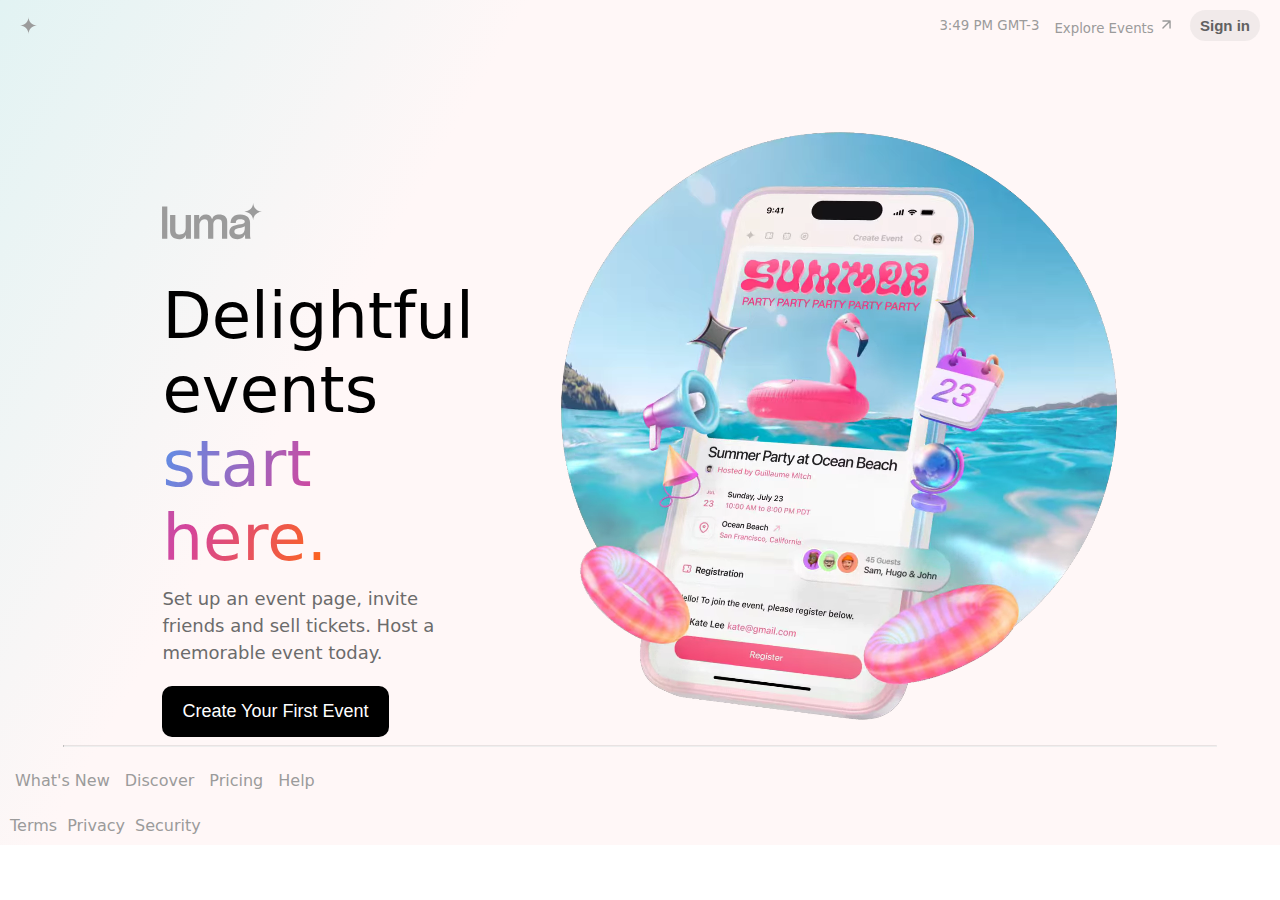
<file: index.html>
<!DOCTYPE html>
<html lang="en">
	<head>
		<meta charset="UTF-8" />
		<meta
			name="viewport"
			content="width=device-width, initial-scale=1.0"
		/>
		<title>Document</title>
		<link rel="stylesheet" href="homePageStyles.css" />
	</head>
	<body>
		<div id="backGroundDiv">
			<header>
				<svg
					xmlns="http://www.w3.org/2000/svg"
					fill="none"
					viewBox="0 0 133 134"
				>
					<path
						fill="currentColor"
						d="M133 67C96.282 67 66.5 36.994 66.5 0c0 36.994-29.782 67-66.5 67 36.718 0 66.5 30.006 66.5 67 0-36.994 29.782-67 66.5-67"
					></path>
				</svg>

				<div id="endHeaderContent">
					<ul>
						<li>3:49 PM GMT-3</li>
						<li>
							Explore Events
							<svg
								xmlns="http://www.w3.org/2000/svg"
								fill="none"
								stroke="currentColor"
								stroke-linecap="round"
								stroke-linejoin="round"
								stroke-width="2"
								viewBox="0 0 24 24"
							>
								<path
									d="M7 17 17 7M7 7h10v10"
								></path>
							</svg>
						</li>
						<li>
							<button>Sign in</button>
						</li>
					</ul>
				</div>
			</header>
			<div id="mainDiv">
				<div id="leftDiv">
					<svg
						xmlns="http://www.w3.org/2000/svg"
						viewBox="0 0 724 264"
					>
						<g fill="currentColor">
							<path
								d="M38.53 260.65H.43V27.86h38.1zM124.99 263.42c-42.25 0-66.48-22.96-66.48-63V89.33h38.1v108.28c0 23.61 8.7 32.39 32.12 32.39 30.35 0 42.73-14.54 42.73-50.17v-90.5h38.1v171.33h-36.54v-29.91c-4.99 22.98-27.12 32.67-48.03 32.67m347.2-2.77H434.4V149.87c0-22.5-7.01-30.87-25.88-30.87-24.28 0-37.11 14.45-37.11 41.79v99.86h-37.79V149.87c0-21.93-7.23-30.87-24.94-30.87-31.59 0-38.05 32.96-38.05 41.79v99.86h-38.1V89.33h36.54v29.96c6.49-21.02 27.02-33.71 47.72-33.71 20.69 0 38.09 7.9 45.64 33.71 10.13-26.76 28.35-33.71 50.15-33.71 37.88 0 59.61 18.88 59.61 51.81zm76.65 2.77c-52.62 0-61.55-33.45-61.55-50.52 0-20.1 8.83-38.21 27.93-45.55 8.41-3.11 16.52-5.43 24.84-7.1 7.33-1.47 18.64-3.03 26.91-4.17l2.73-.38c14.38-2 29.67-9.21 29.67-18.62 0-16-20.51-18.39-32.74-18.39-13.87 0-23.64 3.57-27.53 10.05-3.49 6.46-3.73 7.97-4.62 13.6l-.62 4.43h-38.1l.68-5.61c1.35-11.14 3.41-19.03 6.48-24.83 10.54-20.39 31.77-30.75 63.08-30.75 26.11 0 44.63 8.23 53.26 15.94 5.31 4.6 9.1 9.84 11.89 16.46 5.84 12.36 6.32 20.63 6.32 29.4v86.43c0 8.07.78 14.97 2.31 20.5l1.76 6.35h-38.91l-.7-4.19c-.5-2.96-.67-19.75-.88-26.23-8.99 23.61-28.27 33.18-52.21 33.18m50.53-93.72c-7.97 6.11-20.47 9.6-38.62 13.23-31.27 5.78-36.54 13.06-36.54 27.22 0 12.5 10.63 20.26 27.75 20.26 33.23 0 47.41-15.48 47.41-51.77zM723.57 64.19C688.46 64.19 660 35.73 660 .62c0 35.11-28.46 63.57-63.57 63.57 35.11 0 63.57 28.46 63.57 63.57 0-35.11 28.46-63.57 63.57-63.57"
							></path>
						</g>
					</svg>
					<h1>
						Delightful events
						<span>start here.</span>
					</h1>
					<h4>
						Set up an event page, invite
						friends and sell tickets. Host a
						memorable event today.
					</h4>
					<button>Create Your First Event</button>
				</div>
				<div id="rightDiv">
					<video
						autoplay
						loop
						playsinline
						muted
						width="100%"
					>
						<source
							src="public/phone-light.webm"
							type="video/webm"
						/>
						Your browser does not support
						the video tag.
					</video>
				</div>
			</div>
			<footer>
				<hr id="footerLine" />
				<div id="footerUpperDiv">
					<ul id="leftList">
						<li>
							<svg
								xmlns="http://www.w3.org/2000/svg"
								viewBox="0 0 724 264"
							>
								<g
									fill="currentColor"
								>
									<path
										d="M38.53 260.65H.43V27.86h38.1zM124.99 263.42c-42.25 0-66.48-22.96-66.48-63V89.33h38.1v108.28c0 23.61 8.7 32.39 32.12 32.39 30.35 0 42.73-14.54 42.73-50.17v-90.5h38.1v171.33h-36.54v-29.91c-4.99 22.98-27.12 32.67-48.03 32.67m347.2-2.77H434.4V149.87c0-22.5-7.01-30.87-25.88-30.87-24.28 0-37.11 14.45-37.11 41.79v99.86h-37.79V149.87c0-21.93-7.23-30.87-24.94-30.87-31.59 0-38.05 32.96-38.05 41.79v99.86h-38.1V89.33h36.54v29.96c6.49-21.02 27.02-33.71 47.72-33.71 20.69 0 38.09 7.9 45.64 33.71 10.13-26.76 28.35-33.71 50.15-33.71 37.88 0 59.61 18.88 59.61 51.81zm76.65 2.77c-52.62 0-61.55-33.45-61.55-50.52 0-20.1 8.83-38.21 27.93-45.55 8.41-3.11 16.52-5.43 24.84-7.1 7.33-1.47 18.64-3.03 26.91-4.17l2.73-.38c14.38-2 29.67-9.21 29.67-18.62 0-16-20.51-18.39-32.74-18.39-13.87 0-23.64 3.57-27.53 10.05-3.49 6.46-3.73 7.97-4.62 13.6l-.62 4.43h-38.1l.68-5.61c1.35-11.14 3.41-19.03 6.48-24.83 10.54-20.39 31.77-30.75 63.08-30.75 26.11 0 44.63 8.23 53.26 15.94 5.31 4.6 9.1 9.84 11.89 16.46 5.84 12.36 6.32 20.63 6.32 29.4v86.43c0 8.07.78 14.97 2.31 20.5l1.76 6.35h-38.91l-.7-4.19c-.5-2.96-.67-19.75-.88-26.23-8.99 23.61-28.27 33.18-52.21 33.18m50.53-93.72c-7.97 6.11-20.47 9.6-38.62 13.23-31.27 5.78-36.54 13.06-36.54 27.22 0 12.5 10.63 20.26 27.75 20.26 33.23 0 47.41-15.48 47.41-51.77zM723.57 64.19C688.46 64.19 660 35.73 660 .62c0 35.11-28.46 63.57-63.57 63.57 35.11 0 63.57 28.46 63.57 63.57 0-35.11 28.46-63.57 63.57-63.57"
									></path>
								</g>
							</svg>
						</li>
						<li><p>What's New</p></li>
						<li><p>Discover</p></li>
						<li><p>Pricing</p></li>
						<li><p>Help</p></li>
					</ul>
					<ul id="rightList">
						<li>
							<svg
								xmlns="http://www.w3.org/2000/svg"
								viewBox="0 0 16 16"
							>
								<path
									fill="currentColor"
									fill-rule="evenodd"
									d="M7 2.5h2c1.436 0 2.4.002 3.134.077.71.072 1.038.2 1.255.344a2.5 2.5 0 0 1 .69.69c.145.217.272.545.344 1.255.075.734.077 1.698.077 3.134s-.002 2.4-.077 3.134c-.072.71-.2 1.038-.344 1.255a2.5 2.5 0 0 1-.69.69c-.217.145-.545.272-1.255.344-.735.075-1.698.077-3.134.077H7c-1.436 0-2.4-.002-3.134-.077-.71-.072-1.038-.2-1.255-.344a2.5 2.5 0 0 1-.69-.69c-.145-.217-.272-.545-.344-1.255C1.502 10.4 1.5 9.436 1.5 8s.002-2.4.077-3.134c.072-.71.2-1.038.344-1.255a2.5 2.5 0 0 1 .69-.69c.217-.145.545-.272 1.255-.344C4.6 2.502 5.564 2.5 7 2.5M0 8c0-2.809 0-4.213.674-5.222a4 4 0 0 1 1.104-1.104C2.787 1 4.19 1 7 1h2c2.809 0 4.213 0 5.222.674.437.292.812.667 1.104 1.104C16 3.787 16 5.19 16 8s0 4.213-.674 5.222a4 4 0 0 1-1.104 1.104C13.213 15 11.81 15 9 15H7c-2.809 0-4.213 0-5.222-.674a4 4 0 0 1-1.104-1.104C0 12.213 0 10.81 0 8m5.458-2.594a.75.75 0 0 0-.916 1.188l2.282 1.757.004.004a1.96 1.96 0 0 0 2.363 0l.007-.006 2.262-1.757a.75.75 0 1 0-.92-1.184L8.282 7.16a.46.46 0 0 1-.546 0z"
								></path>
							</svg>
						</li>
						<li>
							<svg
								xmlns="http://www.w3.org/2000/svg"
								viewBox="0 0 330 330"
							>
								<path
									fill="currentColor"
									d="M68 290.485c-5.5 9.6-17.8 12.8-27.3 7.3-9.6-5.5-12.8-17.8-7.3-27.3l14.3-24.7q24.15-7.35 39.6 11.4zm138.9-53.9H25c-11 0-20-9-20-20s9-20 20-20h51l65.4-113.2-20.5-35.4c-5.5-9.6-2.2-21.8 7.3-27.3 9.6-5.5 21.8-2.2 27.3 7.3l8.9 15.4 8.9-15.4c5.5-9.6 17.8-12.8 27.3-7.3 9.6 5.5 12.8 17.8 7.3 27.3l-85.8 148.6h62.1c20.2 0 31.5 23.7 22.7 40m98.1 0h-29l19.6 33.9c5.5 9.6 2.2 21.8-7.3 27.3-9.6 5.5-21.8 2.2-27.3-7.3-32.9-56.9-57.5-99.7-74-128.1-16.7-29-4.8-58 7.1-67.8 13.1 22.7 32.7 56.7 58.9 102h52c11 0 20 9 20 20 0 11.1-9 20-20 20"
								></path>
							</svg>
						</li>
						<li>
							<svg
								xmlns="http://www.w3.org/2000/svg"
								viewBox="0 0 120 120"
							>
								<path
									fill="currentColor"
									d="m108.783 107.652-38.24-55.748.066.053L105.087 12H93.565L65.478 44.522 43.174 12H12.957l35.7 52.048-.005-.005L11 107.653h11.522L53.748 71.47l24.817 36.182zM38.609 20.696l53.652 78.26h-9.13l-53.696-78.26z"
								></path>
							</svg>
						</li>
						<li>
							<svg
								xmlns="http://www.w3.org/2000/svg"
								viewBox="0 0 16 16"
							>
								<g
									fill="currentColor"
									fill-rule="evenodd"
								>
									<path
										fill-rule="nonzero"
										d="M13.38 3.8a1.2 1.2 0 1 1-2.4 0 1.2 1.2 0 0 1 2.4 0"
									></path>
									<path
										d="M8 12a4 4 0 1 0 0-8 4 4 0 0 0 0 8m0-1.6a2.4 2.4 0 1 0 0-4.8 2.4 2.4 0 0 0 0 4.8"
									></path>
									<path
										d="M0 7.68c0-2.688 0-4.032.523-5.06A4.8 4.8 0 0 1 2.621.524C3.648 0 4.99 0 7.68 0h.64c2.688 0 4.032 0 5.06.523a4.8 4.8 0 0 1 2.097 2.098C16 3.648 16 4.99 16 7.68v.64c0 2.688 0 4.032-.523 5.06a4.8 4.8 0 0 1-2.098 2.097C12.352 16 11.01 16 8.32 16h-.64c-2.688 0-4.032 0-5.06-.523a4.8 4.8 0 0 1-2.097-2.098C0 12.352 0 11.01 0 8.32zM7.68 1.6h.64c1.37 0 2.302.001 3.022.06.702.057 1.06.161 1.31.289a3.2 3.2 0 0 1 1.4 1.398c.127.25.23.61.288 1.31.059.72.06 1.652.06 3.023v.64c0 1.37-.001 2.302-.06 3.022-.057.702-.161 1.06-.289 1.31a3.2 3.2 0 0 1-1.398 1.4c-.25.127-.61.23-1.31.288-.72.059-1.652.06-3.023.06h-.64c-1.37 0-2.302-.001-3.022-.06-.702-.057-1.06-.161-1.31-.289a3.2 3.2 0 0 1-1.4-1.398c-.127-.25-.23-.61-.288-1.31-.059-.72-.06-1.652-.06-3.023v-.64c0-1.37.001-2.302.06-3.022.057-.702.161-1.06.289-1.31a3.2 3.2 0 0 1 1.398-1.4c.25-.127.61-.23 1.31-.288.72-.059 1.652-.06 3.023-.06"
									></path>
								</g>
							</svg>
						</li>
					</ul>
				</div>
				<div id="footerBottomDiv">
					<ul>
						<li>Terms</li>
						<li>Privacy</li>
						<li>Security</li>
					</ul>
				</div>
			</footer>
		</div>
	</body>
</html>
</file>
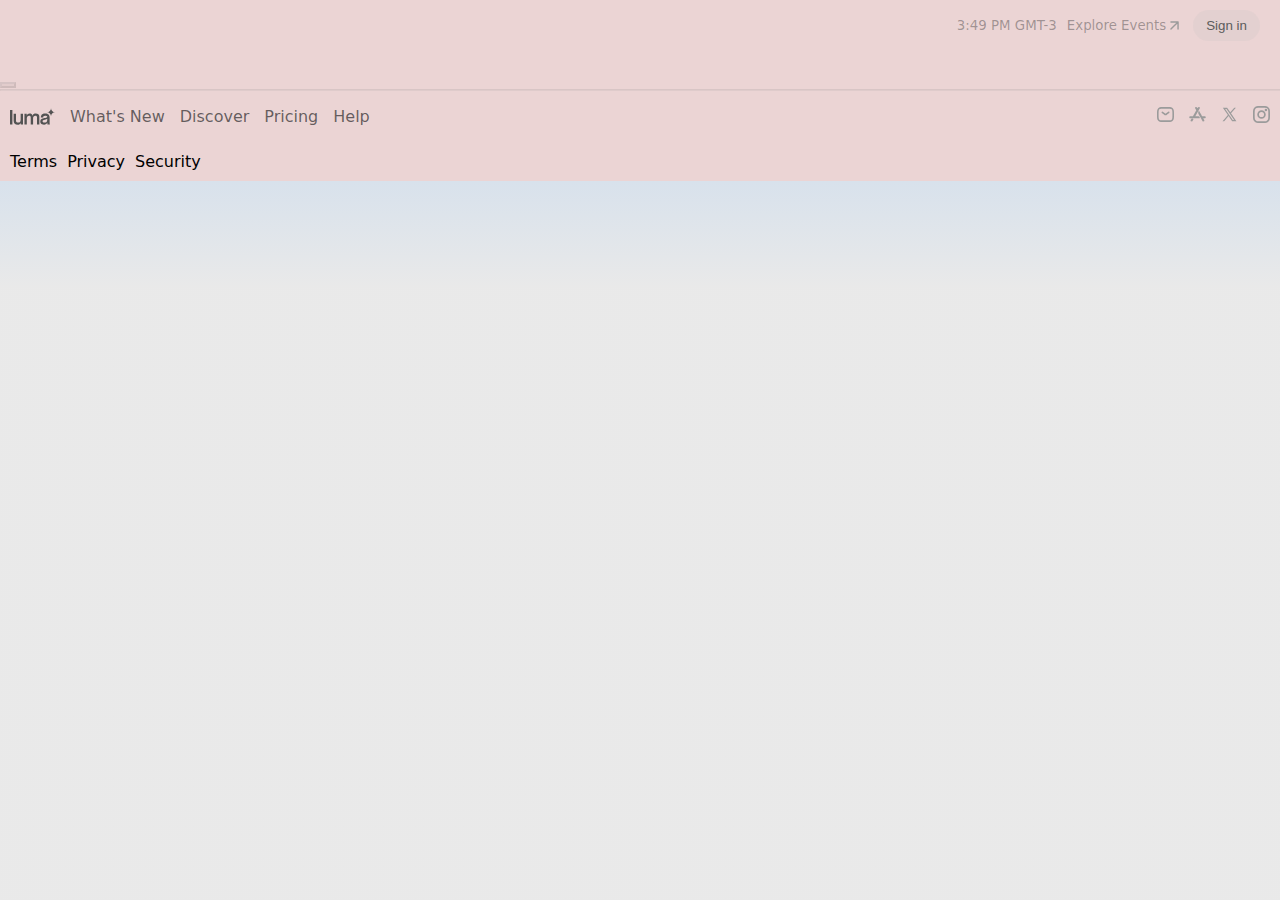
<file: event/index.html>
<!DOCTYPE html>
<html lang="en">
	<head>
		<meta charset="UTF-8" />
		<meta
			name="viewport"
			content="width=device-width, initial-scale=1.0"
		/>
		<title>Luma</title>
		<link rel="stylesheet" href="../../globalStyles.css" />
		<link
			rel="icon"
			href="../../public/favicon.ico"
			type="image/x-icon"
		/>
	</head>
	<body>
		<div id="eventBackGroundDiv">
			<header id="specialHeader">
				<a href="../index.html">
					<svg
						xmlns="http://www.w3.org/2000/svg"
						viewBox="0 0 724 264"
					>
						<g fill="currentColor">
							<path
								d="M38.53 260.65H.43V27.86h38.1zM124.99 263.42c-42.25 0-66.48-22.96-66.48-63V89.33h38.1v108.28c0 23.61 8.7 32.39 32.12 32.39 30.35 0 42.73-14.54 42.73-50.17v-90.5h38.1v171.33h-36.54v-29.91c-4.99 22.98-27.12 32.67-48.03 32.67m347.2-2.77H434.4V149.87c0-22.5-7.01-30.87-25.88-30.87-24.28 0-37.11 14.45-37.11 41.79v99.86h-37.79V149.87c0-21.93-7.23-30.87-24.94-30.87-31.59 0-38.05 32.96-38.05 41.79v99.86h-38.1V89.33h36.54v29.96c6.49-21.02 27.02-33.71 47.72-33.71 20.69 0 38.09 7.9 45.64 33.71 10.13-26.76 28.35-33.71 50.15-33.71 37.88 0 59.61 18.88 59.61 51.81zm76.65 2.77c-52.62 0-61.55-33.45-61.55-50.52 0-20.1 8.83-38.21 27.93-45.55 8.41-3.11 16.52-5.43 24.84-7.1 7.33-1.47 18.64-3.03 26.91-4.17l2.73-.38c14.38-2 29.67-9.21 29.67-18.62 0-16-20.51-18.39-32.74-18.39-13.87 0-23.64 3.57-27.53 10.05-3.49 6.46-3.73 7.97-4.62 13.6l-.62 4.43h-38.1l.68-5.61c1.35-11.14 3.41-19.03 6.48-24.83 10.54-20.39 31.77-30.75 63.08-30.75 26.11 0 44.63 8.23 53.26 15.94 5.31 4.6 9.1 9.84 11.89 16.46 5.84 12.36 6.32 20.63 6.32 29.4v86.43c0 8.07.78 14.97 2.31 20.5l1.76 6.35h-38.91l-.7-4.19c-.5-2.96-.67-19.75-.88-26.23-8.99 23.61-28.27 33.18-52.21 33.18m50.53-93.72c-7.97 6.11-20.47 9.6-38.62 13.23-31.27 5.78-36.54 13.06-36.54 27.22 0 12.5 10.63 20.26 27.75 20.26 33.23 0 47.41-15.48 47.41-51.77zM723.57 64.19C688.46 64.19 660 35.73 660 .62c0 35.11-28.46 63.57-63.57 63.57 35.11 0 63.57 28.46 63.57 63.57 0-35.11 28.46-63.57 63.57-63.57"
							></path>
						</g>
					</svg>
				</a>

				<div id="endHeaderContent">
					<ul>
						<li id="firstLi">
							3:49 PM GMT-3
						</li>
						<li>
							<a>
								Explore Events
								<svg
									xmlns="http://www.w3.org/2000/svg"
									fill="none"
									stroke="currentColor"
									stroke-linecap="round"
									stroke-linejoin="round"
									stroke-width="2"
									viewBox="0 0 24 24"
								>
									<path
										d="M7 17 17 7M7 7h10v10"
									></path>
								</svg>
							</a>
						</li>
						<li>
							<a
								href="../signIn/index.html"
								><button
									id="signInButton"
								>
									Sign in
								</button></a
							>
						</li>
					</ul>
				</div>
			</header>

			<div id="imgDiv"><img /></div>
			<div id="header">
				<div id="title"></div>
				<div id="subTitle">
					<div></div>
					<div></div>
				</div>
			</div>
			<div id="info">
				<div id="date">
					<div></div>
					<div id="data"></div>
				</div>
				<div id="location">
					<div></div>
					<div id="data"></div>
				</div>
			</div>
			<div id="ticket">
				<div id="label"></div>
				<div id="description"></div>
				<div id="soldoutTicket"></div>
				<div id="availibleTicket"></div>
				<button></button>
			</div>
			<div id="about"></div>
			<div id="location"></div>
			<div id="hosted">
				<div id="subscribe">
					<div>
						<div id="data"></div>
						<div></div>
					</div>
				</div>
				<div id="description"></div>
				<div id="icons"></div>
			</div>
			<div id="hostedButtons">
				<div><div id="name"></div></div>
				<div><div id="name"></div></div>
			</div>
			<div id="actions"></div>
			<footer>
				<hr id="footerLine" />
				<div id="footerUpperDiv">
					<div id="footerLeftDiv">
						<ul>
							<li id="starSvg">
								<svg
									xmlns="http://www.w3.org/2000/svg"
									fill="none"
									viewBox="0 0 130 130"
								>
									<path
										fill="currentColor"
										d="M133 67C96.282 67 66.5 36.994 66.5 0c0 36.994-29.782 67-66.5 67 36.718 0 66.5 30.006 66.5 67 0-36.994 29.782-67 66.5-67"
									></path>
								</svg>
							</li>
							<li id="lumaSvg">
								<svg
									xmlns="http://www.w3.org/2000/svg"
									viewBox="0 0 724 264"
								>
									<g
										fill="currentColor"
									>
										<path
											d="M38.53 260.65H.43V27.86h38.1zM124.99 263.42c-42.25 0-66.48-22.96-66.48-63V89.33h38.1v108.28c0 23.61 8.7 32.39 32.12 32.39 30.35 0 42.73-14.54 42.73-50.17v-90.5h38.1v171.33h-36.54v-29.91c-4.99 22.98-27.12 32.67-48.03 32.67m347.2-2.77H434.4V149.87c0-22.5-7.01-30.87-25.88-30.87-24.28 0-37.11 14.45-37.11 41.79v99.86h-37.79V149.87c0-21.93-7.23-30.87-24.94-30.87-31.59 0-38.05 32.96-38.05 41.79v99.86h-38.1V89.33h36.54v29.96c6.49-21.02 27.02-33.71 47.72-33.71 20.69 0 38.09 7.9 45.64 33.71 10.13-26.76 28.35-33.71 50.15-33.71 37.88 0 59.61 18.88 59.61 51.81zm76.65 2.77c-52.62 0-61.55-33.45-61.55-50.52 0-20.1 8.83-38.21 27.93-45.55 8.41-3.11 16.52-5.43 24.84-7.1 7.33-1.47 18.64-3.03 26.91-4.17l2.73-.38c14.38-2 29.67-9.21 29.67-18.62 0-16-20.51-18.39-32.74-18.39-13.87 0-23.64 3.57-27.53 10.05-3.49 6.46-3.73 7.97-4.62 13.6l-.62 4.43h-38.1l.68-5.61c1.35-11.14 3.41-19.03 6.48-24.83 10.54-20.39 31.77-30.75 63.08-30.75 26.11 0 44.63 8.23 53.26 15.94 5.31 4.6 9.1 9.84 11.89 16.46 5.84 12.36 6.32 20.63 6.32 29.4v86.43c0 8.07.78 14.97 2.31 20.5l1.76 6.35h-38.91l-.7-4.19c-.5-2.96-.67-19.75-.88-26.23-8.99 23.61-28.27 33.18-52.21 33.18m50.53-93.72c-7.97 6.11-20.47 9.6-38.62 13.23-31.27 5.78-36.54 13.06-36.54 27.22 0 12.5 10.63 20.26 27.75 20.26 33.23 0 47.41-15.48 47.41-51.77zM723.57 64.19C688.46 64.19 660 35.73 660 .62c0 35.11-28.46 63.57-63.57 63.57 35.11 0 63.57 28.46 63.57 63.57 0-35.11 28.46-63.57 63.57-63.57"
										></path>
									</g>
								</svg>
							</li>
							<li class="hiddenLi">
								<p>
									What's
									New
								</p>
							</li>
							<li class="hiddenLi">
								<p>Discover</p>
							</li>
							<li class="hiddenLi">
								<p>Pricing</p>
							</li>
							<li class="hiddenLi">
								<p>Help</p>
							</li>
						</ul>
					</div>

					<div id="footerRightDiv">
						<ul id="rightList">
							<li>
								<svg
									xmlns="http://www.w3.org/2000/svg"
									viewBox="0 0 16 16"
								>
									<path
										fill="currentColor"
										fill-rule="evenodd"
										d="M7 2.5h2c1.436 0 2.4.002 3.134.077.71.072 1.038.2 1.255.344a2.5 2.5 0 0 1 .69.69c.145.217.272.545.344 1.255.075.734.077 1.698.077 3.134s-.002 2.4-.077 3.134c-.072.71-.2 1.038-.344 1.255a2.5 2.5 0 0 1-.69.69c-.217.145-.545.272-1.255.344-.735.075-1.698.077-3.134.077H7c-1.436 0-2.4-.002-3.134-.077-.71-.072-1.038-.2-1.255-.344a2.5 2.5 0 0 1-.69-.69c-.145-.217-.272-.545-.344-1.255C1.502 10.4 1.5 9.436 1.5 8s.002-2.4.077-3.134c.072-.71.2-1.038.344-1.255a2.5 2.5 0 0 1 .69-.69c.217-.145.545-.272 1.255-.344C4.6 2.502 5.564 2.5 7 2.5M0 8c0-2.809 0-4.213.674-5.222a4 4 0 0 1 1.104-1.104C2.787 1 4.19 1 7 1h2c2.809 0 4.213 0 5.222.674.437.292.812.667 1.104 1.104C16 3.787 16 5.19 16 8s0 4.213-.674 5.222a4 4 0 0 1-1.104 1.104C13.213 15 11.81 15 9 15H7c-2.809 0-4.213 0-5.222-.674a4 4 0 0 1-1.104-1.104C0 12.213 0 10.81 0 8m5.458-2.594a.75.75 0 0 0-.916 1.188l2.282 1.757.004.004a1.96 1.96 0 0 0 2.363 0l.007-.006 2.262-1.757a.75.75 0 1 0-.92-1.184L8.282 7.16a.46.46 0 0 1-.546 0z"
									></path>
								</svg>
							</li>
							<li>
								<svg
									xmlns="http://www.w3.org/2000/svg"
									viewBox="0 0 330 330"
								>
									<path
										fill="currentColor"
										d="M68 290.485c-5.5 9.6-17.8 12.8-27.3 7.3-9.6-5.5-12.8-17.8-7.3-27.3l14.3-24.7q24.15-7.35 39.6 11.4zm138.9-53.9H25c-11 0-20-9-20-20s9-20 20-20h51l65.4-113.2-20.5-35.4c-5.5-9.6-2.2-21.8 7.3-27.3 9.6-5.5 21.8-2.2 27.3 7.3l8.9 15.4 8.9-15.4c5.5-9.6 17.8-12.8 27.3-7.3 9.6 5.5 12.8 17.8 7.3 27.3l-85.8 148.6h62.1c20.2 0 31.5 23.7 22.7 40m98.1 0h-29l19.6 33.9c5.5 9.6 2.2 21.8-7.3 27.3-9.6 5.5-21.8 2.2-27.3-7.3-32.9-56.9-57.5-99.7-74-128.1-16.7-29-4.8-58 7.1-67.8 13.1 22.7 32.7 56.7 58.9 102h52c11 0 20 9 20 20 0 11.1-9 20-20 20"
									></path>
								</svg>
							</li>
							<li>
								<svg
									xmlns="http://www.w3.org/2000/svg"
									viewBox="0 0 120 120"
								>
									<path
										fill="currentColor"
										d="m108.783 107.652-38.24-55.748.066.053L105.087 12H93.565L65.478 44.522 43.174 12H12.957l35.7 52.048-.005-.005L11 107.653h11.522L53.748 71.47l24.817 36.182zM38.609 20.696l53.652 78.26h-9.13l-53.696-78.26z"
									></path>
								</svg>
							</li>
							<li>
								<svg
									xmlns="http://www.w3.org/2000/svg"
									viewBox="0 0 16 16"
								>
									<g
										fill="currentColor"
										fill-rule="evenodd"
									>
										<path
											fill-rule="nonzero"
											d="M13.38 3.8a1.2 1.2 0 1 1-2.4 0 1.2 1.2 0 0 1 2.4 0"
										></path>
										<path
											d="M8 12a4 4 0 1 0 0-8 4 4 0 0 0 0 8m0-1.6a2.4 2.4 0 1 0 0-4.8 2.4 2.4 0 0 0 0 4.8"
										></path>
										<path
											d="M0 7.68c0-2.688 0-4.032.523-5.06A4.8 4.8 0 0 1 2.621.524C3.648 0 4.99 0 7.68 0h.64c2.688 0 4.032 0 5.06.523a4.8 4.8 0 0 1 2.097 2.098C16 3.648 16 4.99 16 7.68v.64c0 2.688 0 4.032-.523 5.06a4.8 4.8 0 0 1-2.098 2.097C12.352 16 11.01 16 8.32 16h-.64c-2.688 0-4.032 0-5.06-.523a4.8 4.8 0 0 1-2.097-2.098C0 12.352 0 11.01 0 8.32zM7.68 1.6h.64c1.37 0 2.302.001 3.022.06.702.057 1.06.161 1.31.289a3.2 3.2 0 0 1 1.4 1.398c.127.25.23.61.288 1.31.059.72.06 1.652.06 3.023v.64c0 1.37-.001 2.302-.06 3.022-.057.702-.161 1.06-.289 1.31a3.2 3.2 0 0 1-1.398 1.4c-.25.127-.61.23-1.31.288-.72.059-1.652.06-3.023.06h-.64c-1.37 0-2.302-.001-3.022-.06-.702-.057-1.06-.161-1.31-.289a3.2 3.2 0 0 1-1.4-1.398c-.127-.25-.23-.61-.288-1.31-.059-.72-.06-1.652-.06-3.023v-.64c0-1.37.001-2.302.06-3.022.057-.702.161-1.06.289-1.31a3.2 3.2 0 0 1 1.398-1.4c.25-.127.61-.23 1.31-.288.72-.059 1.652-.06 3.023-.06"
										></path>
									</g>
								</svg>
							</li>
						</ul>
					</div>
				</div>
				<div id="footerCenterDiv">
					<ul>
						<li>
							<p>What's New</p>
						</li>
						<li><p>Discover</p></li>
						<li><p>Pricing</p></li>
						<li><p>Help</p></li>
					</ul>
				</div>
				<div id="footerBottomDiv">
					<ul>
						<li>Terms</li>
						<li>Privacy</li>
						<li>Security</li>
					</ul>
					<p>
						Host yout event with Luma<svg
							xmlns="http://www.w3.org/2000/svg"
							fill="currentColor"
							stroke="currentColor"
							stroke-linecap="round"
							stroke-linejoin="round"
							stroke-width="2"
							viewBox="0 0 24 24"
						>
							<path
								d="M7 17 17 7M7 7h10v10"
							></path>
						</svg>
					</p>
				</div>
			</footer>
		</div>
	</body>
</html>
</file>
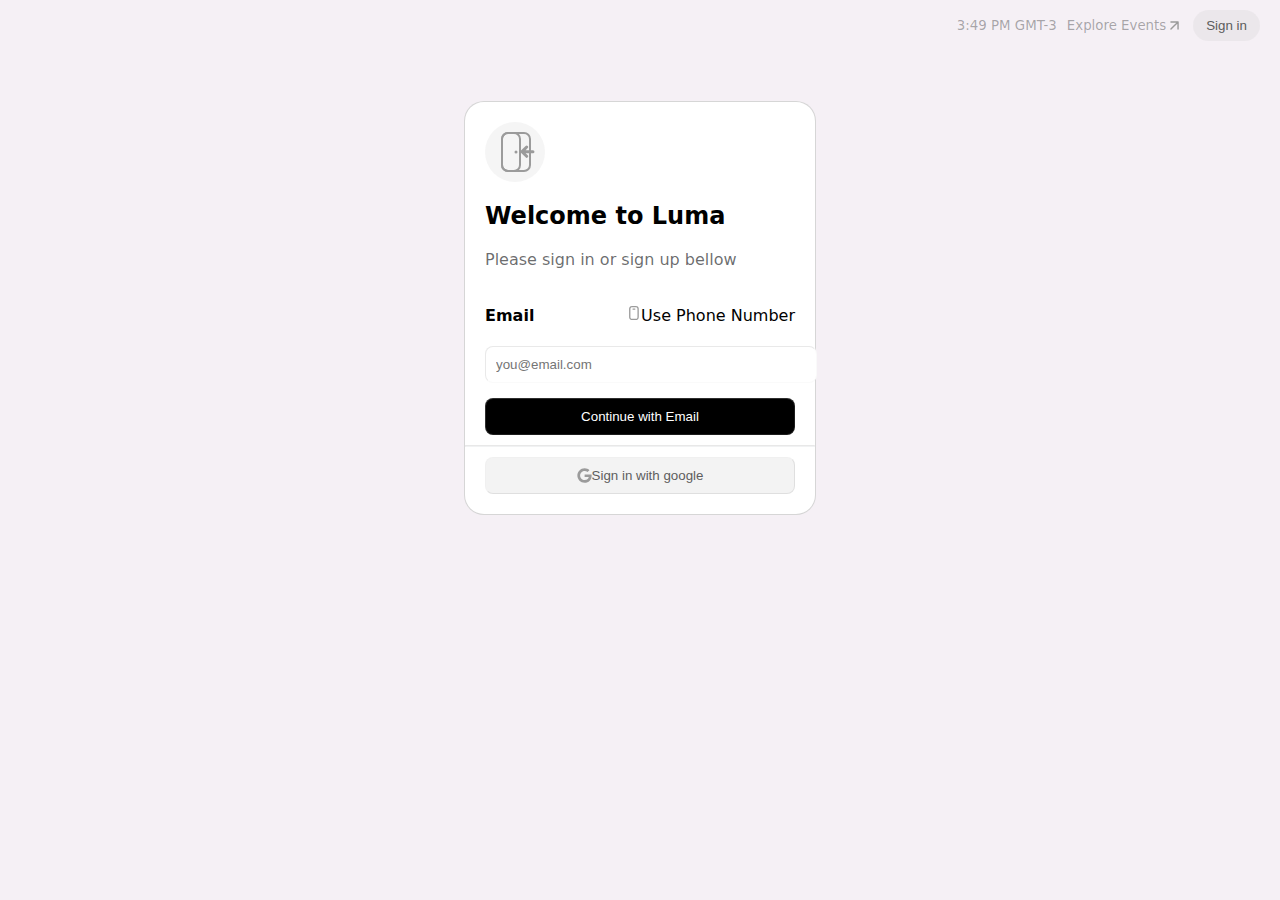
<file: signIn/index.html>
<!DOCTYPE html>
<html lang="en">
	<head>
		<meta charset="UTF-8" />
		<meta
			name="viewport"
			content="width=device-width, initial-scale=1.0"
		/>
		<title>Document</title>
		<link rel="stylesheet" href="../globalStyles.css" />
	</head>
	<body>
		<div id="signInBackGroundDiv">
			<header id="specialHeader">
				<a href="../index.html">
					<svg
						xmlns="http://www.w3.org/2000/svg"
						viewBox="0 0 724 264"
					>
						<g fill="currentColor">
							<path
								d="M38.53 260.65H.43V27.86h38.1zM124.99 263.42c-42.25 0-66.48-22.96-66.48-63V89.33h38.1v108.28c0 23.61 8.7 32.39 32.12 32.39 30.35 0 42.73-14.54 42.73-50.17v-90.5h38.1v171.33h-36.54v-29.91c-4.99 22.98-27.12 32.67-48.03 32.67m347.2-2.77H434.4V149.87c0-22.5-7.01-30.87-25.88-30.87-24.28 0-37.11 14.45-37.11 41.79v99.86h-37.79V149.87c0-21.93-7.23-30.87-24.94-30.87-31.59 0-38.05 32.96-38.05 41.79v99.86h-38.1V89.33h36.54v29.96c6.49-21.02 27.02-33.71 47.72-33.71 20.69 0 38.09 7.9 45.64 33.71 10.13-26.76 28.35-33.71 50.15-33.71 37.88 0 59.61 18.88 59.61 51.81zm76.65 2.77c-52.62 0-61.55-33.45-61.55-50.52 0-20.1 8.83-38.21 27.93-45.55 8.41-3.11 16.52-5.43 24.84-7.1 7.33-1.47 18.64-3.03 26.91-4.17l2.73-.38c14.38-2 29.67-9.21 29.67-18.62 0-16-20.51-18.39-32.74-18.39-13.87 0-23.64 3.57-27.53 10.05-3.49 6.46-3.73 7.97-4.62 13.6l-.62 4.43h-38.1l.68-5.61c1.35-11.14 3.41-19.03 6.48-24.83 10.54-20.39 31.77-30.75 63.08-30.75 26.11 0 44.63 8.23 53.26 15.94 5.31 4.6 9.1 9.84 11.89 16.46 5.84 12.36 6.32 20.63 6.32 29.4v86.43c0 8.07.78 14.97 2.31 20.5l1.76 6.35h-38.91l-.7-4.19c-.5-2.96-.67-19.75-.88-26.23-8.99 23.61-28.27 33.18-52.21 33.18m50.53-93.72c-7.97 6.11-20.47 9.6-38.62 13.23-31.27 5.78-36.54 13.06-36.54 27.22 0 12.5 10.63 20.26 27.75 20.26 33.23 0 47.41-15.48 47.41-51.77zM723.57 64.19C688.46 64.19 660 35.73 660 .62c0 35.11-28.46 63.57-63.57 63.57 35.11 0 63.57 28.46 63.57 63.57 0-35.11 28.46-63.57 63.57-63.57"
							></path>
						</g>
					</svg>
				</a>

				<div id="endHeaderContent">
					<ul>
						<li id="firstLi">
							3:49 PM GMT-3
						</li>
						<li>
							<a
								href="../discover/index.html"
							>
								Explore Events
								<svg
									xmlns="http://www.w3.org/2000/svg"
									fill="none"
									stroke="currentColor"
									stroke-linecap="round"
									stroke-linejoin="round"
									stroke-width="2"
									viewBox="0 0 24 24"
								>
									<path
										d="M7 17 17 7M7 7h10v10"
									></path>
								</svg>
							</a>
						</li>
						<li>
							<button
								id="signInButton"
							>
								Sign in
							</button>
						</li>
					</ul>
				</div>
			</header>
			<div id="mainDiv">
				<div id="cardDiv">
					<div id="iconDiv">
						<div id="circle">
							<div id="iconContainer">
								<svg
									xmlns="http://www.w3.org/2000/svg"
									fill="none"
									id="rectSvg"
								>
									<rect
										x="1"
										y="1"
										width="28"
										height="38"
										stroke="currentColor"
										stroke-width="2"
										rx="6"
									></rect>
									<rect
										x="1"
										y="1"
										width="18"
										height="38"
										stroke="currentColor"
										stroke-width="2"
										rx="6"
									></rect>
									<circle
										cx="15"
										cy="20"
										r="1.5"
										fill="currentColor"
									></circle>
								</svg>
								<svg
									id="arrowSvg"
									xmlns="http://www.w3.org/2000/svg"
									fill="none"
								>
									<path
										fill="currentColor"
										fill-rule="evenodd"
										d="M.5 6.648c0-.433.183-.823.476-1.097L5.608.937a1.5 1.5 0 0 1 2.117 2.126L5.632 5.147h7.321a1.5 1.5 0 1 1 0 3H5.631l2.094 2.085a1.5 1.5 0 1 1-2.117 2.126L.942 7.71A1.5 1.5 0 0 1 .5 6.649"
										clip-rule="evenodd"
									></path>
								</svg>
							</div>
						</div>

						<h2>Welcome to Luma</h2>
						<p>
							Please sign in or sign
							up bellow
						</p>
					</div>
					<div id="labelDiv">
						<h4>Email</h4>
						<div>
							<svg
								xmlns="http://www.w3.org/2000/svg"
								viewBox="0 0 15 17"
							>
								<path
									fill="currentColor"
									fill-rule="evenodd"
									d="M7.62 1.5h.76c.92 0 1.521.001 1.98.039.44.036.616.098.712.146.32.163.58.423.743.743.048.096.11.272.146.712C12 3.6 12 4.2 12 5.12v5.76c0 .92-.001 1.521-.039 1.98-.036.44-.098.616-.146.712a1.7 1.7 0 0 1-.743.743c-.096.048-.271.11-.712.146-.459.038-1.06.039-1.98.039h-.76c-.92 0-1.521-.001-1.98-.039-.44-.036-.616-.098-.712-.146a1.7 1.7 0 0 1-.743-.743c-.048-.096-.11-.271-.146-.712C4 12.4 4 11.8 4 10.88V5.12c0-.92.001-1.521.039-1.98.036-.44.098-.616.146-.712a1.7 1.7 0 0 1 .743-.743c.096-.048.272-.11.712-.146C6.1 1.5 6.7 1.5 7.62 1.5M2.5 5.12c0-1.792 0-2.688.349-3.373A3.2 3.2 0 0 1 4.247.35C4.932 0 5.827 0 7.62 0h.76c1.792 0 2.688 0 3.373.349a3.2 3.2 0 0 1 1.398 1.398c.349.685.349 1.58.349 3.373v5.76c0 1.792 0 2.688-.349 3.373a3.2 3.2 0 0 1-1.398 1.398C11.068 16 10.173 16 8.38 16h-.76c-1.792 0-2.688 0-3.373-.349a3.2 3.2 0 0 1-1.398-1.398c-.349-.685-.349-1.58-.349-3.373zM7 2.75a.75.75 0 0 0 0 1.5h2a.75.75 0 0 0 0-1.5z"
								></path>
							</svg>
							<span>
								Use Phone Number
							</span>
						</div>
					</div>
					<div class="inputDiv">
						<input
							placeholder="you@email.com"
							type="text"
						/>
						<button>
							Continue with Email
						</button>
					</div>
					<hr />
					<div class="inputDiv">
						<button id="googleButton">
							<svg
								xmlns="http://www.w3.org/2000/svg"
								viewBox="0 0 512 512"
							>
								<path
									fill="currentColor"
									d="M500 261.8C500 403.3 403.1 504 260 504 122.8 504 12 393.2 12 256S122.8 8 260 8c66.8 0 123 24.5 166.3 64.9l-67.5 64.9C270.5 52.6 106.3 116.6 106.3 256c0 86.5 69.1 156.6 153.7 156.6 98.2 0 135-70.4 140.8-106.9H260v-85.3h236.1c2.3 12.7 3.9 24.9 3.9 41.4"
								></path>
							</svg>
							Sign in with google
						</button>
					</div>
				</div>
			</div>
		</div>
	</body>
</html>
</file>
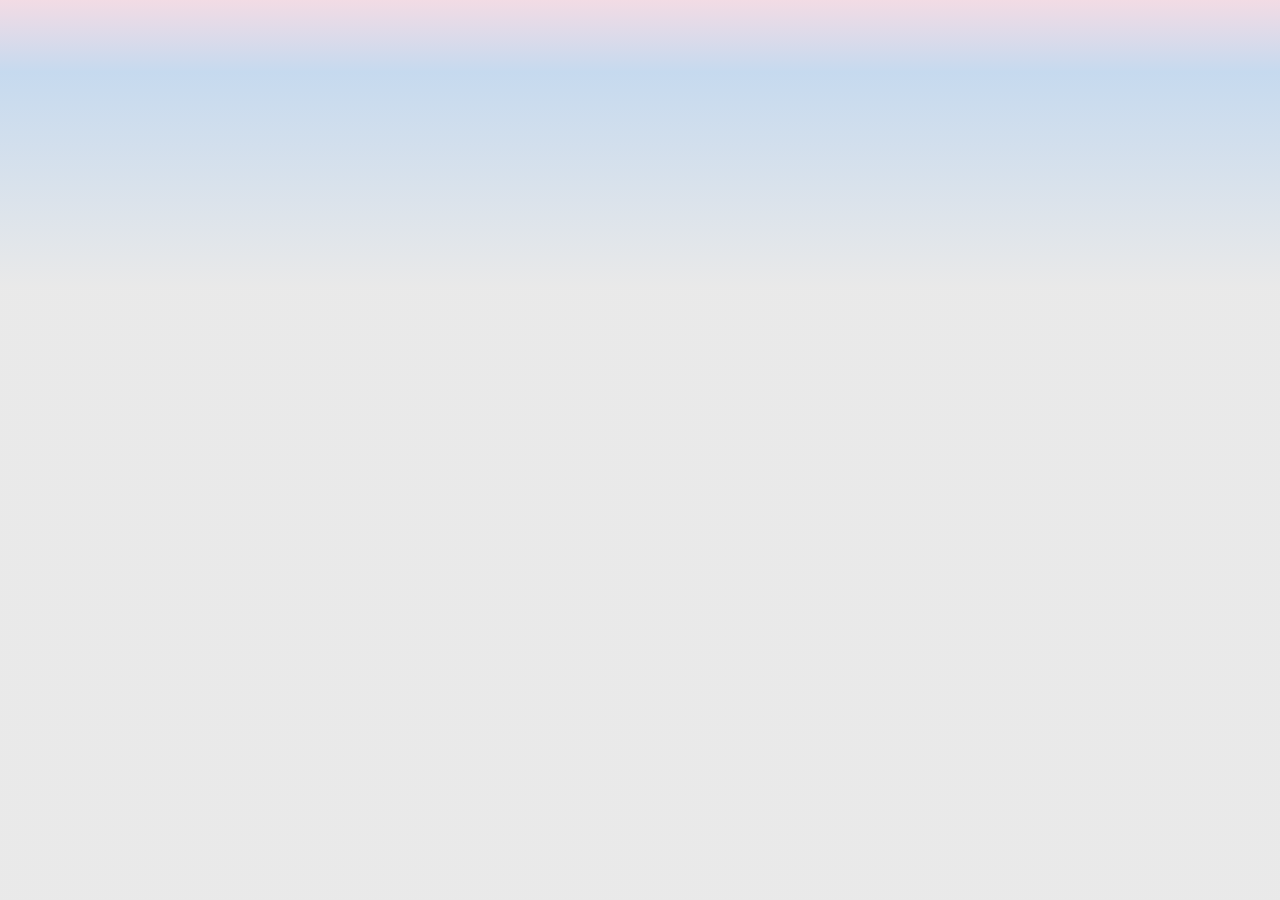
<file: home/calendars/index.html>
<!DOCTYPE html>
<html lang="en">
	<head>
		<meta charset="UTF-8" />
		<meta
			name="viewport"
			content="width=device-width, initial-scale=1.0"
		/>
		<title>Luma</title>
		<link rel="stylesheet" href="../../globalStyles.css" />
		<link
			rel="icon"
			href="../../public/favicon.ico"
			type="image/x-icon"
		/>
	</head>
	<body>
		<div id="calendarsBackGroundDiv"></div>
	</body>
</html>
</file>
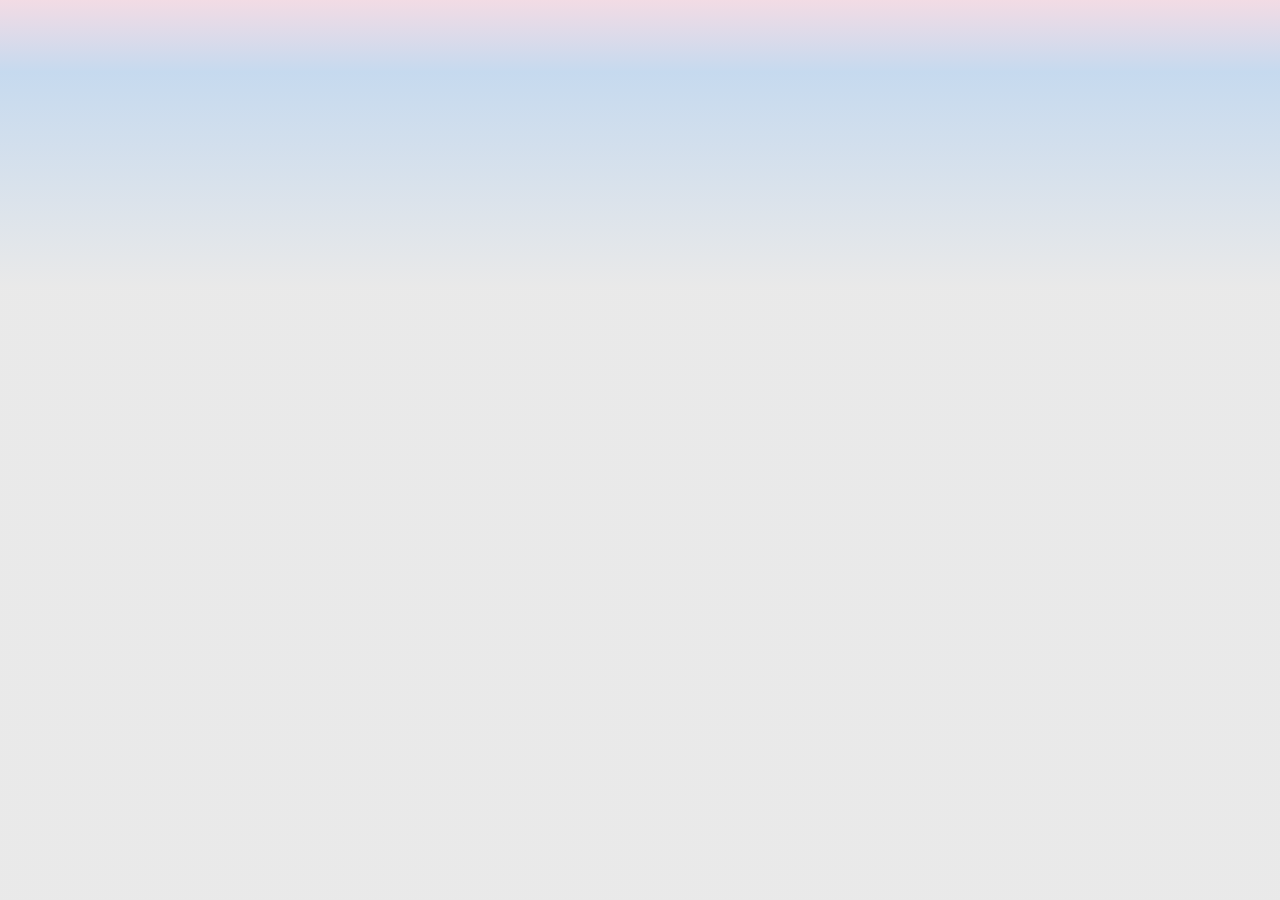
<file: event/manage/more/index.html>
<!DOCTYPE html>
<html lang="en">
	<head>
		<meta charset="UTF-8" />
		<meta
			name="viewport"
			content="width=device-width, initial-scale=1.0"
		/>
		<title>Luma</title>
		<link rel="stylesheet" href="../../../globalStyles.css" />
		<link
			rel="icon"
			href="../../../public/favicon.ico"
			type="image/x-icon"
		/>
	</head>
	<body>
		<div id="moreBackGroundDiv"></div>
	</body>
</html>
</file>
<file: homePageStyles.css>
@import url('css/globalStyles.css');

header button {
	border-style: none;
	border-radius: 20px;
	padding-right: 10px;
	padding-left: 10px;
	padding-top: 7px;
	padding-bottom: 7px;
	background: rgb(185, 185, 185, 0.2);
	color: rgb(97, 97, 97);
	font-weight: bold;
	font-size: 15px;
}

#backGroundDiv {
	width: 100%;
	height: fit-content;
	background: rgb(255, 255, 255);
	background: -moz-linear-gradient(
		170deg,
		rgb(197, 231, 231) 0%,
		rgb(255, 247, 247) 20%
	);
	background: -webkit-linear-gradient(
		170deg,
		rgb(197, 231, 231) 0%,
		rgb(255, 247, 247) 20%
	);
	background: linear-gradient(
		120deg,
		rgba(197, 231, 231, 0.5) 0%,
		rgb(255, 247, 247) 30%,
		rgb(255, 247, 247) 100%
	);
	filter: progid:DXImageTransform.Microsoft.gradient(startColorstr="#a6e0e0",endColorstr="#ffffff",GradientType=1);
	position: relative;
}

#mainDiv {
	display: flex;
	flex-direction: column;
	text-align: center;
	padding-left: 20px;
	padding-right: 20px;
}
video {
	width: 100%;
}

#mainDiv #leftDiv h4 {
	font-size: large;
	padding: 0;
	margin: 0;
	padding-top: 10px;
	line-height: 150%;
	font-weight: 100;
	color: rgb(107, 107, 107);
}
#mainDiv #leftDiv h3 {
	padding: 0;
	margin: 0;
}
#mainDiv #leftDiv h1 {
	padding: 0;
	margin: 0;
	font-weight: 400;
	color: black;
}
#mainDiv #leftDiv h1 span {
	background-image: -moz-linear-gradient(
		111deg,
		rgba(89, 145, 233, 1) 0%,
		rgba(213, 68, 156, 1) 54%,
		rgba(255, 102, 20, 1) 100%
	);
	background-image: -webkit-linear-gradient(
		111deg,
		rgba(89, 145, 233, 1) 0%,
		rgba(213, 68, 156, 1) 54%,
		rgba(255, 102, 20, 1) 100%
	);
	background-image: linear-gradient(
		111deg,
		rgba(89, 145, 233, 1) 0%,
		rgba(213, 68, 156, 1) 54%,
		rgba(255, 102, 20, 1) 100%
	);
	filter: progid:DXImageTransform.Microsoft.gradient(startColorstr="#5991e9",endColorstr="#ff6614",GradientType=1);
	color: transparent;
	background-clip: text;
}
#mainDiv #leftDiv button {
	margin-top: 20px;
	width: fit-content;
	background-color: black;
	color: white;
	padding-left: 20px;
	padding-right: 20px;
	padding-top: 15px;
	padding-bottom: 15px;
	font-size: large;
	border-radius: 10px;
	border-style: none;
}
#mainDiv #rightDiv {
	width: fit-content;
	height: fit-content;
	padding-top: 30px;
}

#mainDiv svg {
	width: 100px;
	height: 100px;
}
@media (min-width: 600px) {
	#mainDiv {
		display: flex;
		justify-content: center;
		flex-direction: row;
		text-align: start;
		width: fit-content;
		gap: 50px;
	}
	#mainDiv #leftDiv {
		width: 28%;
		padding-top: 120px;
		font-size: xx-large;
	}
	#mainDiv #leftDiv h4 {
		font-size: large;
		padding: 0;
		margin: 0;
		padding-top: 10px;
		line-height: 150%;
		font-weight: 100;
		color: rgb(107, 107, 107);
		width: 91%;
	}
	#mainDiv #leftDiv h1 {
		width: 90%;
	}
	#mainDiv #rightDiv {
		display: flex;
		width: 45%;
		padding-top: 80px;
	}
}
</file>
<file: globalStyles.css>
/* globals */
p,
h1,
h2,
h3,
h4,
h5,
h6 {
	word-wrap: break-word;
	overflow-wrap: break-word;
	hyphens: auto;
}
p {
	color: rgb(19 21 23 / 64%);
}
svg {
	color: rgb(155, 155, 155);
}
.blackBtn {
	background-color: #333537;
}
.blackBtn * {
	color: white;
}

* {
	border-color: rgb(19 21 23 / 8%);
}
body {
	margin: 0;
	padding: 0;
	background: linear-gradient(
		180deg,
		rgba(226, 174, 195, 0.439093137254902) 0%,
		rgba(171, 200, 231, 0.6783088235294117) 8%,
		rgba(224, 224, 224, 0.7035189075630253) 32%
	);
	background-attachment: fixed;
	background-size: cover;
	font-family: ui-sans-serif, system-ui, -apple-system, BlinkMacSystemFont,
		'Segoe UI', Roboto, 'Helvetica Neue', Arial, 'Noto Sans',
		sans-serif, 'Segoe UI Symbol';
}
hr {
	width: 90%;
	border-top: 1.5px solid rgba(143, 143, 143, 0.2);
}
ul {
	background-color: transparent;
	list-style-type: none;
	padding: 0;
	margin: 0;
	display: flex;
	gap: 15px;
	flex-direction: row;
	flex-wrap: wrap;
}

button {
	cursor: pointer;
	background-color: rgb(19 21 23 / 4%);
	color: rgb(19 21 23 / 64%);
}

a {
	text-decoration: none;
	color: inherit;
	display: flex;
	align-items: center;
	width: fit-content;
}

/* Headers */
header #startHeaderContent {
	gap: 5px;
}

header #startHeaderContent {
	display: flex;
	align-items: center;
	justify-content: space-between;
	width: calc((100% - 240px) / 2);
}
header #startHeaderContent #right {
	display: flex;
	align-items: center;
}
header #startHeaderContent #right button {
	display: flex;
	align-items: center;
	background-color: transparent;
	border-color: transparent;
	outline: none;
	gap: 5px;
	color: gray;
}
header #startHeaderContent #headerLuma {
	width: 45px;
	height: 45px;
	display: none;
}
header #startHeaderContent #headerStar {
	width: 20px;
	height: 20px;
}
header #endHeaderContent svg,
header #endHeaderContent #exploreEvents svg,
header #startHeaderContent #right svg {
	width: 17px;
	height: 17px;
}
header ul {
	background-color: transparent;
	list-style-type: none;
	padding: 0;
	margin: 0;
	display: flex;
	align-items: center;
	gap: 10px;
}
header {
	display: flex;
	align-items: center;
	justify-content: space-between;
	padding-left: 20px;
	padding-right: 20px;
	padding-top: 10px;
	padding-bottom: 10px;
	margin: 0;
	height: fit-content;
	font-size: smaller;
	color: rgb(19 21 23 / 36%);
}
header #startHeaderContent #right,
header #endHeaderContent #createEvent,
header #endHeaderContent #search,
header #endHeaderContent #bell,
header #endHeaderContent #profile {
	display: none;
}
#loggedInHeader {
	backdrop-filter: blur(10px);
	left: 0;
	top: 0;
	position: static;
	display: flex;
	align-items: center;
	justify-content: space-between;
	padding-left: 20px;
	padding-right: 20px;
	padding-top: 10px;
	padding-bottom: 10px;
	margin: 0;
	height: fit-content;
	font-size: smaller;
}
#loggedInHeader #startHeaderContent #right,
#loggedInHeader #endHeaderContent #createEvent,
#loggedInHeader #endHeaderContent #search,
#loggedInHeader #endHeaderContent #bell,
#loggedInHeader #endHeaderContent #profile {
	display: unset;
}
#loggedInHeader #startHeaderContent {
	display: flex;
	align-items: center;
	justify-content: space-between;
	width: calc((100% - 240px) / 2);
}
#loggedInHeader #startHeaderContent #right {
	display: flex;
	align-items: center;
}
#loggedInHeader #startHeaderContent #right button {
	display: flex;
	align-items: center;
	background-color: transparent;
	border-color: transparent;
	outline: none;
	gap: 5px;
	color: gray;
}
#loggedInHeader #startHeaderContent #headerLuma {
	width: 45px;
	height: 45px;
	display: none;
}
#loggedInHeader #startHeaderContent #headerStar {
	width: 20px;
	height: 20px;
}
#loggedInHeader #endHeaderContent svg,
#loggedInHeader #startHeaderContent #right svg {
	width: 17px;
	height: 17px;
}

#loggedInHeader #endHeaderContent #signIn,
#loggedInHeader #endHeaderContent #exploreEvents {
	display: none;
}
#loggedInHeader #endHeaderContent #profile img {
	width: 25px;
	height: 25px;
	border-radius: 100%;
}
#loggedInHeader span,
#loggedInHeader #time {
	display: none;
}
#loggedInHeader #startHeaderContent {
	gap: 5px;
}

@media (min-width: 600px) {
	#loggedInHeader span,
	#loggedInHeader #time {
		display: unset;
	}
}
#signInButton {
	background-color: rgba(189, 189, 189, 0.164);
	border-style: none;
	border-radius: 20px;
	padding-left: 13px;
	padding-right: 13px;
	padding-top: 8px;
	padding-bottom: 8px;
	color: rgb(92, 92, 92);
}
#endHeaderContent svg {
	width: 17px;
	height: 17px;
}
#endHeaderContent #createEvent a {
	color: rgba(19 21 23 / 64%);
}

#breadCrumbs svg {
	width: 17px;
	height: 17px;
}
#breadCrumbs #top {
	display: flex;
	align-items: center;
	width: 100%;
	padding-left: 17px;
	padding-right: 17px;
	box-sizing: border-box;
}

#breadCrumbs #top p {
	padding: 0;
	margin: 0;
	line-height: 1;
}
#secondHeader {
	position: sticky;
	top: 0;
	left: 0;
	height: 82px;
	backdrop-filter: blur(5px);
	padding-right: 17px;
	box-sizing: border-box;
	margin-bottom: 20px;
}
#secondHeader hr {
	padding: 0;
	margin: 0;
}
#secondHeader svg {
	width: 17px;
	height: 17px;
}
#secondHeader #content #bottom button {
	display: flex;
	align-items: center;
	background-color: rgba(202, 202, 202, 0.39);
	border-radius: 7px;
	border-width: 0;
	padding: 5px 10px;
}
#secondHeader #content button {
	background-color: transparent;
	border-radius: 10px;
	border-width: 0;
}
#secondHeader #content #bottom button span {
	display: none;
}
#secondHeader #content #bottom {
	justify-content: space-between;
	display: flex;
	align-items: center;
}
#secondHeader #content #bottom h2 {
	padding: 0;
	margin: 0;
	line-height: 1;
	padding-top: 15px;
	padding-bottom: 15px;
	padding-left: 17px;
}
#secondHeader #content #nav {
	display: flex;
	align-items: center;
	overflow-x: auto;
	gap: 10px;
	width: 100%;
	padding-left: 10px;
	padding-bottom: 10px;
	color: rgb(19 21 23 / 36%);
}
#secondHeader #content #nav button {
	color: rgb(19 21 23 / 36%);
}
@media (min-width: 600px) {
	#secondHeader #content #bottom button span {
		display: flex;
	}
	#breadCrumbs #top {
		max-width: 800px;
		justify-self: center;
	}
	#secondHeader hr {
		width: 100vw;
		justify-self: center;
	}
	#secondHeader {
		width: 100%;
	}
}
/* end */
/* Footer */

footer {
	width: 100%;
}

#footerLeftDiv {
	padding-left: 10px;
}
#footerCenterDiv {
	width: 100%;
	display: flex;
	padding-left: 10px;
	box-sizing: border-box;
}

#footerCenterDiv ul li {
	margin: 0;
	padding: 0;
	display: flex;
	line-height: 0;
}
#footerUpperDiv {
	width: 100%;
	display: flex;
	justify-content: space-between;
	align-items: center;
}

#footerBottomDiv p {
	background-image: linear-gradient(
		111deg,
		rgba(110, 203, 238, 1) 0%,
		rgba(129, 129, 129, 1) 54%,
		rgba(255, 227, 98, 1) 100%
	);
	color: transparent;
	background-clip: text;
}
#footerBottomDiv ul {
	background-color: transparent;
	list-style-type: none;
	padding: 0;
	margin: 0;
	display: flex;
	align-items: center;
}
#footerBottomDiv ul {
	gap: 10px;
}
#footerRightDiv {
	padding-right: 10px;
}
#footerRightDiv svg {
	width: 17px;
	height: 17px;
}
#footerRightDiv ul {
	display: flex;
	align-items: center;
	gap: 15px;
}
#footerLeftDiv ul {
	display: flex;
	align-items: center;
	gap: 15px;
	background-color: transparent;
	list-style-type: none;
	padding: 0;
	margin: 0;
}

#footerLeftDiv svg {
	color: rgb(83, 83, 83);

	width: 45px;
	height: 45px;
}
footer #footerLeftDiv #starSvg svg {
	color: rgb(83, 83, 83);

	width: 17px;
	height: 17px;
}
footer #footerLeftDiv #starSvg {
	display: none;
}
footer #footerLeftDiv #lumaSvg svg {
	color: rgb(83, 83, 83);

	width: 45px;
	height: 45px;
}
footer #footerLeftDiv #lumaSvg {
	color: rgb(83, 83, 83);
	display: unset;
	width: 45px;
	height: 45px;
}
#footerBottomDiv {
	padding: 10px;
}
.hiddenLi {
	display: none;
}
#footerBottomDiv svg {
	color: rgb(189, 189, 189);
	width: 17px;
	height: 17px;
}
#footerBottomDiv p {
	display: none;
}
#loggedFooter {
}
#footer1 {
	max-width: 1100px;
	justify-self: center;
	box-sizing: border-box;
}
#footer2 {
	max-width: 950px;
	justify-self: center;
	box-sizing: border-box;
}
#footer2 #footerBottomDiv {
	display: flex;
	justify-content: start;
	padding-bottom: 60px;
}
#footer2 #footerBottomDiv ul {
	display: none;
}
#footer2 #footerBottomDiv p {
	display: unset;
}
#footer2 #footerBottomDiv a {
	display: unset;
}

@media (min-width: 600px) {
	#firstLi {
		display: unset;
	}
	.hiddenLi {
		display: flex;
		align-items: center;
	}
	#footerCenterDiv {
		display: none;
	}
	#footerLeftDiv ul li {
		display: flex;
		padding: 0;
		margin: 0;
	}

	footer #footerLine {
		width: 100%;
		padding: 0;
		margin: 0;
	}
	#footer2 #footerUpperDiv #footerLeftDiv #lumaSvg {
		display: none;
	}
	#footer2 #footerUpperDiv #footerLeftDiv #starSvg {
		display: unset;
	}
	#footer2 #footerBottomDiv {
		display: flex;
		justify-content: center;
		padding-bottom: 60px;
	}
	#footer2 #footerBottomDiv ul {
		display: none;
	}
	#footer2 #footerBottomDiv p {
		display: unset;
	}
	#footer2 #footerBottomDiv a {
		display: unset;
	}
	#footer2 #footerCenterDiv {
		display: none;
	}
}
/* end */
/* Home */

#homeBackGroundDiv {
	width: 100%;
	height: fit-content;
	background: rgb(255, 255, 255);
	background: -moz-linear-gradient(
		170deg,
		rgb(197, 231, 231) 0%,
		rgb(255, 247, 247) 20%
	);
	background: -webkit-linear-gradient(
		170deg,
		rgb(197, 231, 231) 0%,
		rgb(255, 247, 247) 20%
	);
	background: linear-gradient(
		120deg,
		rgba(197, 231, 231, 0.5) 0%,
		rgb(255, 247, 247) 30%,
		rgb(255, 247, 247) 100%
	);
	filter: progid:DXImageTransform.Microsoft.gradient(startColorstr="#a6e0e0",endColorstr="#ffffff",GradientType=1);
	position: relative;
}

#homeBackGroundDiv #mainDiv {
	display: flex;
	flex-direction: column;
	text-align: center;
	padding-left: 20px;
	padding-right: 20px;
}
#homeBackGroundDiv video {
	width: 100%;
}

#homeBackGroundDiv #mainDiv #leftDiv h4 {
	font-size: large;
	padding: 0;
	margin: 0;
	padding-top: 10px;
	line-height: 150%;
	font-weight: 100;
	color: rgb(107, 107, 107);
}
#homeBackGroundDiv #mainDiv #leftDiv h3 {
	padding: 0;
	margin: 0;
}
#homeBackGroundDiv #mainDiv #leftDiv h1 {
	padding: 0;
	margin: 0;
	font-weight: 400;
	color: black;
}
#homeBackGroundDiv #mainDiv #leftDiv h1 span {
	background-image: -moz-linear-gradient(
		111deg,
		rgba(89, 145, 233, 1) 0%,
		rgba(213, 68, 156, 1) 54%,
		rgba(255, 102, 20, 1) 100%
	);
	background-image: -webkit-linear-gradient(
		111deg,
		rgba(89, 145, 233, 1) 0%,
		rgba(213, 68, 156, 1) 54%,
		rgba(255, 102, 20, 1) 100%
	);
	background-image: linear-gradient(
		111deg,
		rgba(89, 145, 233, 1) 0%,
		rgba(213, 68, 156, 1) 54%,
		rgba(255, 102, 20, 1) 100%
	);
	filter: progid:DXImageTransform.Microsoft.gradient(startColorstr="#5991e9",endColorstr="#ff6614",GradientType=1);
	color: transparent;
	background-clip: text;
}
#homeBackGroundDiv #mainDiv #leftDiv button {
	margin-top: 20px;
	width: fit-content;
	background-color: black;
	color: white;
	padding-left: 20px;
	padding-right: 20px;
	padding-top: 15px;
	padding-bottom: 15px;
	font-size: large;
	border-radius: 10px;
	border-style: none;
}
#homeBackGroundDiv #mainDiv #rightDiv {
	width: fit-content;
	height: fit-content;
	padding-top: 30px;
}

#homeBackGroundDiv #mainDiv svg {
	width: 100px;
	height: 100px;
}
@media (min-width: 600px) {
	#homeBackGroundDiv #mainDiv {
		display: flex;
		justify-content: center;
		flex-direction: row;
		text-align: start;
		width: fit-content;
		gap: 50px;
	}
	#homeBackGroundDiv #mainDiv #leftDiv {
		width: 28%;
		padding-top: 120px;
		font-size: xx-large;
	}
	#homeBackGroundDiv #mainDiv #leftDiv h4 {
		font-size: large;
		padding: 0;
		margin: 0;
		padding-top: 10px;
		line-height: 150%;
		font-weight: 100;
		color: rgb(107, 107, 107);
		width: 91%;
	}
	#homeBackGroundDiv #mainDiv #leftDiv h1 {
		width: 90%;
	}
	#homeBackGroundDiv #mainDiv #rightDiv {
		display: flex;
		width: 45%;
		padding-top: 80px;
	}
}

/* header */
/* background */
/* specific */
/* footer */
/* SignIn */
#signInBackGroundDiv hr {
	width: 100%;
}
#signInBackGroundDiv {
	padding: 0;
	margin: 0;
	background-color: rgb(245, 240, 245);
	height: 100vh;
}

#signInBackGroundDiv #cardDiv {
	border-radius: 20px;
	background-color: white;
	margin: 0;
	padding: 0;
	flex: 1 1 auto;
	height: fit-content;
	border-style: solid;
	border-width: 1px;
	border-color: rgba(128, 128, 128, 0.322);
	margin-top: 50px;
}
#signInBackGroundDiv #cardDiv #iconDiv {
	margin-right: 20px;
	margin-left: 20px;
	margin-top: 20px;
	padding: 0;
	width: 100%;
}
#signInBackGroundDiv #circle {
	background-color: rgba(221, 221, 221, 0.3);
	border-radius: 100%;
	width: 60px;
	height: 60px;
	justify-items: start;
	align-items: start;
}

#signInBackGroundDiv #cardDiv {
	display: flex;
	flex-wrap: wrap;
	max-width: 350px;
	height: fit-content;
	padding-bottom: 20px;
}
#signInBackGroundDiv #circle svg {
	position: absolute;
	width: 50px;
}

#signInBackGroundDiv #cardDiv h2 {
	color: black;
}
#signInBackGroundDiv #mainDiv {
	display: flex;
	justify-content: center;
	align-items: center;
	flex-direction: column;
	height: fit-content;
}
#signInBackGroundDiv #labelDiv {
	display: flex;
	align-items: center;
	width: 100%;
	justify-content: space-between;
	padding-right: 20px;
	padding-left: 20px;
	margin: 0;
}
#signInBackGroundDiv #labelDiv div {
	display: flex;
}
#signInBackGroundDiv #labelDiv h4 {
	color: black;
}
#signInBackGroundDiv #labelDiv div svg {
	margin: 0;
	padding: 0;
	width: 15px;
	height: 15px;
}
#signInBackGroundDiv .inputDiv {
	display: flex;
	flex-direction: column;
	gap: 15px;
	justify-items: center;
	padding-right: 20px;
	padding-left: 20px;
	width: 100%;
}
#signInBackGroundDiv .inputDiv button {
	display: flex;
	justify-content: center;
	border-radius: 8px;
	border-width: 1px;
	border-color: rgba(228, 228, 228, 0.199);
	padding: 10px;
	background-color: black;
	color: white;
	width: 100%;
}
#signInBackGroundDiv .inputDiv button svg {
	width: 15px;
	height: 15px;
}
#signInBackGroundDiv .inputDiv input {
	border-radius: 8px;
	border-width: 1px;
	border-color: rgba(228, 228, 228, 0.199);
	padding: 10px;
	width: 100%;
}
#signInBackGroundDiv #googleButton {
	background-color: rgba(233, 233, 233, 0.527);
	color: rgb(94, 94, 94);
	width: 100%;
}
#signInBackGroundDiv #cardDiv hr {
	border-top: 1.5px solid rgba(143, 143, 143, 0.2);
	padding: 0;
	margin-top: 10px;
	margin-bottom: 10px;
}
#signInBackGroundDiv #rectSvg {
	padding-left: 16px;
	padding-top: 10px;
	width: 20px;
}
#signInBackGroundDiv #arrowSvg {
	padding-left: 35px;
	padding-top: 23px;
	width: 20px;
}

/* header */
/* background */
/* specific */
/* footer */
/* Discover */

#discoverBackGroundDiv {
	margin: 0;
	background: linear-gradient(
		180deg,
		rgba(204, 155, 211, 0.397) 0%,
		rgba(183, 204, 237, 0.5) 10%,
		rgba(240, 243, 255, 1) 20%
	);
	width: 100%;
	height: 100%;
}
#discoverBackGroundDiv #mainDiv {
	box-sizing: border-box;
	padding: 10px;
	display: flex;
	justify-self: center;
	flex-direction: column;
	width: 100%;
	height: 100%;
	justify-items: center;
}
#discoverBackGroundDiv #discoverEventsDiv {
	width: 100%;
}
#discoverBackGroundDiv #eventsLocalsDiv {
	width: 100%;
	padding-bottom: 20px;
}
#discoverBackGroundDiv .gridDiv {
	overflow-x: auto;
	display: flex;
	scroll-snap-type: x mandatory;
	scroll-behavior: smooth;
}
#discoverBackGroundDiv #localGrid {
	display: grid;
	grid-auto-flow: column;
	column-gap: 40px;
	grid-template-rows: repeat(3, 4rem);
}
#discoverBackGroundDiv #eventsLocalsDiv ul li {
	background-color: rgba(216, 216, 216, 0.473);
	padding: 8px;
	border-radius: 10px;
	margin-right: 50px;
}
#discoverBackGroundDiv .circle {
	background-color: blue;
	border-radius: 100%;
	width: 90px;
	height: 50px;
}
#discoverBackGroundDiv .circle img {
	width: 100%;
	height: 100%;
}
#discoverBackGroundDiv .itemDiv {
	display: flex;
	align-items: center;
	padding: 0;
	margin: 0;
	gap: 5px;
}
#discoverBackGroundDiv .infoDiv {
	gap: 0;
	display: flex;
	flex-direction: column;
	margin: 0;
	padding: 0;
	width: 70px;
}
#discoverBackGroundDiv #browseByCategoryDiv {
	width: 100%;
}
#discoverBackGroundDiv #featuredCalendarsDiv {
	width: 100%;
}
#discoverBackGroundDiv #browseByCategoryGrid {
	display: grid;
	grid-auto-flow: column;
	gap: 0px;
	grid-template-rows: repeat(1, 150px);
}
#discoverBackGroundDiv .browseByCategoryCard {
	display: flex;
	line-height: 0;
	flex-direction: column;
	background-color: white;
	border-radius: 10px;
	width: 180px;
	padding: 15px;
	height: 100px;
	margin: 15px;
}
#discoverBackGroundDiv .browseByCategoryCard img {
	width: 30%;
	padding: 0;
	margin: 0;
}
#discoverBackGroundDiv .browseByCategoryCard h1,
#discoverBackGroundDiv .browseByCategoryCard p {
	margin: 0;
	padding: 0;
	line-height: 0;
}
#discoverBackGroundDiv #featuredCalendarsDiv {
	padding-bottom: 30px;
	width: 100%;
}
#discoverBackGroundDiv #featuredCalendarsGrid {
	display: grid;
	grid-auto-flow: column;
	gap: 0px;
	grid-template-rows: repeat(3, 100px);
}
#discoverBackGroundDiv .featuredCalendarsCard {
	display: flex;
	align-items: center;
	padding: 10px;
	border-radius: 10px;
	width: 250px;
	margin: 0;
	margin-right: 10px;
}
#discoverBackGroundDiv .featuredCalendarsCard span {
	display: none;
}
#discoverBackGroundDiv .featuredCalendarsCard .topDiv img {
	border-radius: 10px;
}
#discoverBackGroundDiv .topDiv {
	display: flex;
	justify-content: space-between;
	align-items: start;
}
#discoverBackGroundDiv .topDiv span {
	background-color: rgba(214, 214, 214, 0.438);
	border-radius: 15px;
	padding: 7px;
}
#discoverBackGroundDiv .infoDiv {
	padding-left: 8px;
	width: 100%;
}
#discoverBackGroundDiv .midDiv {
	width: 100%;
}
#discoverBackGroundDiv .botDiv {
	display: -webkit-box; /* Use a flexbox */
	-webkit-box-orient: vertical; /* Orient the box vertically */
	-webkit-line-clamp: 2; /* Limit to 2 lines */
	overflow: hidden; /* Hide overflow text */
	text-overflow: ellipsis; /* Show ellipsis for overflow */
	max-height: 3em; /* Set max height (2 lines) */
	line-height: 1.5em;
	padding-top: 5px;
	font-size: small;
}

@media (min-width: 600px) {
	#discoverBackGroundDiv #featuredCalendarDiv #featuredCalendarsGrid {
		display: grid;
		grid-template-columns: repeat(2, 200px);
	}
	#discoverBackGroundDiv #mainDiv {
		width: 70%;
		padding-left: 5%;
	}
	#discoverBackGroundDiv #eventsLocalsDiv ul li {
		background-color: rgba(216, 216, 216, 0.473);
		padding: 8px;
		margin: 0;
	}
	#discoverBackGroundDiv #eventsLocalsDiv ul {
		gap: 0;
	}
	#discoverBackGroundDiv .gridDiv {
		overflow-x: unset;
		display: unset;
		scroll-snap-type: unset;
		scroll-behavior: unset;
	}
	#discoverBackGroundDiv #localGrid {
		display: grid;
		grid-auto-flow: row;
		grid-template-columns: repeat(auto-fill, 160px);
	}
	#discoverBackGroundDiv #browseByCategoryGrid {
		grid-template-rows: unset;
		column-gap: unset;
		display: grid;
		grid-auto-flow: row;
		gap: 15px;

		grid-template-columns: repeat(auto-fill, 250px);
		padding-bottom: 30px;
	}
	#discoverBackGroundDiv .browseByCategoryCard {
		width: unset;
		height: unset;
		margin: 0;
	}
	#discoverBackGroundDiv .featuredCalendarsCard {
		background-color: white;
		width: unset;
		display: flex;
		flex-direction: column;
		height: 150px;
		margin: 0;
	}
	#discoverBackGroundDiv #featuredCalendarsGrid {
		grid-auto-flow: row;
		gap: 15px;
		grid-template-rows: unset;
		grid-template-columns: repeat(auto-fill, 250px);
	}
	#discoverBackGroundDiv .featuredCalendarsCard span {
		display: unset;
	}
	#discoverBackGroundDiv .featuredCalendarsCard .topDiv img {
		border-radius: 10px;
	}
	#discoverBackGroundDiv .topDiv {
		display: flex;
		justify-content: space-between;
		align-items: start;
		gap: 100px;
		padding-bottom: 10px;
	}
	#discoverBackGroundDiv .topDiv span {
		background-color: rgba(214, 214, 214, 0.438);
		border-radius: 15px;
		padding: 7px;
		font-size: small;
	}
	#discoverBackGroundDiv .infoDiv {
		padding-left: 8px;
		width: 100%;
	}
	#discoverBackGroundDiv .midDiv {
		width: 100%;
	}
	#discoverBackGroundDiv .botDiv {
		line-height: 1.5em;
		padding-top: 5px;
		font-size: small;
	}
}

/* header */
/* background */
/* specific */
/* footer */
/* Atlanta */
#atlantaBackGroundDiv {
	padding: 0;
	margin: 0;
	position: relative;
}

#atlantaBackGroundDiv header {
	background-image: url('https://images.lumacdn.com/cdn-cgi/image/format=auto,fit=cover,dpr=2,anim=false,background=white,quality=75,width=1080/discovery/atlanta-desktop.jpg');
}

#atlantaBackGroundDiv #topDiv {
	padding: 0;
	margin: 0;
	background-image: url('https://images.lumacdn.com/cdn-cgi/image/format=auto,fit=cover,dpr=2,anim=false,background=white,quality=75,width=1080/discovery/atlanta-desktop.jpg');
	background-size: cover;
	background-repeat: no-repeat;
	top: 0;
	left: 0;
	bottom: 0;
	right: 0;
	padding-left: 10px;
	padding-right: 10px;
	padding-top: 160px;
	padding-bottom: 110px;
	display: flex;
	justify-content: center;
	box-sizing: border-box;
}
#atlantaBackGroundDiv #topDiv #content {
	max-width: 400px;
}
@media (min-width: 600px) {
	#atlantaBackGroundDiv #topDiv {
		padding-left: 16%;
		justify-content: unset;
		box-sizing: unset;
	}
}
#atlantaBackGroundDiv #topDiv #content hr {
	width: 100%;
}

#atlantaBackGroundDiv img {
	width: 50px;
	height: 50px;
}

#atlantaBackGroundDiv #topDiv svg {
	width: 15px;
	height: 15px;
}

#atlantaBackGroundDiv #bottomDiv svg {
	width: 15px;
	height: 15px;
}

#atlantaBackGroundDiv .line {
	height: 100px;
	width: 10px;
	margin-left: 5px;
	border-left: 5px dashed gray;
}
#atlantaBackGroundDiv #grayCircle {
	border-radius: 100%;
	background-color: rgba(236, 236, 236, 0.096);
	width: fit-content;
	height: fit-content;
	outline: solid 1px rgba(255, 255, 255, 0.281);
}
#atlantaBackGroundDiv #blueCircle {
	border-radius: 100%;
	background-color: blue;
	width: 50px;
	height: 50px;
}
#atlantaBackGroundDiv #bottomDiv {
	padding-top: 20px;
	display: flex;
	justify-content: center;
	box-sizing: border-box;
	width: 100%;
}
#atlantaBackGroundDiv #bottomDiv #leftDiv #header {
	display: flex;
	justify-content: space-between;
	align-items: center;
}
#atlantaBackGroundDiv #bottomDiv #leftDiv {
	max-width: 650px;
	padding-left: 10px;
	padding-right: 10px;
}
#atlantaBackGroundDiv #bottomDiv #rightDiv {
	display: none;
}

#atlantaBackGroundDiv #eventsDiv {
	display: flex;
	flex-direction: row;
	height: fit-content;
}
#atlantaBackGroundDiv .verticalLine {
	height: 95%;
	width: 5px;
	border-left: 1px dashed gray;
	margin-left: 2px;
}
#atlantaBackGroundDiv #lineCircle {
	width: 5px;
	height: 5px;
	background-color: gray;
	border-radius: 100%;
}
#atlantaBackGroundDiv #lineDiv {
	display: flex;
	flex-direction: column;
	justify-items: center;
	padding-top: 5px;
}

#atlantaBackGroundDiv #dateDiv {
	padding: 0;
	margin: 0;
	padding-left: 10px;
	display: flex;
	flex-direction: column;
	gap: 10px;
	padding-bottom: 30px;
}
#atlantaBackGroundDiv #dateDiv p {
	padding: 0;
	margin: 0;
	line-height: 1;
	padding-bottom: 15px;
}
#atlantaBackGroundDiv .card {
	border-radius: 15px;
	background-color: white;
	padding: 15px;
	display: flex;
	box-sizing: border-box;
}
#atlantaBackGroundDiv .card h2 {
	font-size: 20px;
}
#atlantaBackGroundDiv .card .leftDiv {
	width: 75%;
}
#atlantaBackGroundDiv .card .rightDiv {
	width: 25%;
}
#atlantaBackGroundDiv .card .rightDiv img {
	width: 100%;
	height: auto;
	border-radius: 10px;
}
#atlantaBackGroundDiv .card .authorsDiv {
	height: 20px;
	display: flex;
	align-items: center;
	justify-items: start;
	margin: 0;
}
#atlantaBackGroundDiv .card .authorsDiv img {
	height: 100%;
	width: auto;
	border-radius: 100%;
	margin-right: -8px;
	outline: solid 2px white;
}
#atlantaBackGroundDiv .card .usersDiv {
	height: 20px;
	display: flex;
	align-items: center;
}
#atlantaBackGroundDiv .card .usersDiv img {
	height: 100%;
	width: auto;
	border-radius: 100%;
	margin-right: -8px;
	outline: solid 2px white;
}
#atlantaBackGroundDiv .card .usersDiv .imgs {
	display: inline-flex;
	width: auto;
	position: relative;
	margin-right: 8px;
	height: 100%;
}
#atlantaBackGroundDiv .card .authorsDiv .imgs {
	display: inline-flex;
	position: relative;
	width: auto;
	margin-right: 8px;
	height: 100%;
}
#atlantaBackGroundDiv .card .cardFooter {
	display: flex;
	flex-direction: column;
	gap: 10px;
}
#atlantaBackGroundDiv #calendarDiv #content {
	display: flex;
	flex-direction: row;
	height: fit-content;
	padding-bottom: 20px;
}

#atlantaBackGroundDiv #calendarDiv svg {
	margin-left: -5px;
	padding-bottom: 5px;
	border-radius: 15px;
}
#atlantaBackGroundDiv #calendarDiv .horizontalLine {
	width: 100%;
	border-top: 1px dashed gray;
	box-sizing: border-box;
}
#atlantaBackGroundDiv #calendarCard {
	display: flex;
	align-items: center;
	font-size: small;
	line-height: 1;
}
#atlantaBackGroundDiv #calendarCard #info {
	padding-left: 10px;
	font-size: 12px;
}
#atlantaBackGroundDiv #calendarDiv {
	font-size: small;
	padding-top: 20px;
	padding-bottom: 90px;
}
#atlantaBackGroundDiv #calendarDiv #lineDiv {
	font-size: small;
	height: auto;
	padding-top: 20px;
}
#atlantaBackGroundDiv #calendarDiv #lineDiv .verticalLine {
	height: 100%;
}
#atlantaBackGroundDiv #calendarContent {
	padding-left: 10px;
}
@media (min-width: 500px) {
	#atlantaBackGroundDiv #bottomDiv #rightDiv {
		display: unset;
		width: 200px;
		margin-left: 60px;
		font-size: small;
		line-height: 1.5;
	}
	#atlantaBackGroundDiv #bottomDiv #rightDiv h2 {
		line-height: 0.5;
	}

	#atlantaBackGroundDiv #bottomDiv #rightDiv #inputDiv {
		display: flex;
		flex-direction: column;
		gap: 10px;
		padding-bottom: 20px;
	}
	#atlantaBackGroundDiv #bottomDiv #rightDiv #inputDiv input {
		border-radius: 20px;
		height: 30px;
	}
	#atlantaBackGroundDiv #bottomDiv #rightDiv #inputDiv button {
		border-radius: 20px;
		height: 35px;
	}
	#atlantaBackGroundDiv #bottomDiv #rightDiv img {
		width: 100%;
		height: auto;
		border-radius: 15px;
	}
}
/* header */
/* background */
/* specific */
/* footer */
/* atlantaModal */

#atlantaBackGroundDiv #eventModal {
	display: none;

	position: fixed;
	border-radius: 15px;
	background-color: white;
	max-width: 650px;
	right: 0;
	top: 0;
	margin: 15px;
	padding: 0;
	height: 550px;
	z-index: 60;
}
#atlantaBackGroundDiv #eventModal #eventModalContent {
	border-bottom-left-radius: 15px;
	border-bottom-right-radius: 15px;
	background-color: rgb(245, 245, 245);
	margin: 0;
	overflow-y: auto;

	height: 500px;
	max-width: 650px;
	padding: 15px;
}
#atlantaBackGroundDiv #eventModal svg {
	width: 17px;
	height: 17px;
}
#atlantaBackGroundDiv #eventModal #header img {
	width: 50%;
	height: auto;
	border-radius: 15px;
}
#atlantaBackGroundDiv #header #imgDiv {
	width: 100%;
	height: auto;
	display: flex;
	justify-content: center;
}
#atlantaBackGroundDiv #header #data img {
	width: 17px;
	height: 17px;
}
#atlantaBackGroundDiv #header #data #info img {
	width: 40px;
	height: 40px;
	border-radius: 7px;
}
#atlantaBackGroundDiv #header #data #info #date,
#atlantaBackGroundDiv #header #data #info #loc {
	display: flex;
	align-items: center;
	margin-bottom: 10px;
}
#atlantaBackGroundDiv #header #data #info #date #data,
#atlantaBackGroundDiv #header #data #info #loc #data {
	padding-left: 15px;
}
#atlantaBackGroundDiv #header #data #info #date p,
#atlantaBackGroundDiv #header #data #info #date h4,
#atlantaBackGroundDiv #header #data #info #loc p,
#atlantaBackGroundDiv #header #data #info #loc h4 {
	line-height: 1.5;
	padding: 0;
	margin: 0;
	font-size: 13px;
}
#atlantaBackGroundDiv #header #subscription {
	border-radius: 15px;
	background-color: white;
}
#atlantaBackGroundDiv #header #subscription #label {
	border-top-left-radius: 15px;
	border-top-right-radius: 15px;
	background-color: rgba(247, 247, 247, 0.356);
	padding: 10px;
}
#atlantaBackGroundDiv #header #subscription #content {
	border-bottom-left-radius: 15px;
	border-bottom-right-radius: 15px;
	background-color: white;
	padding: 10px;
}

#atlantaBackGroundDiv #header #subscription #content button {
	border-radius: 15px;
	color: white;
	background-color: black;
	width: 100%;
	border-width: 0;
	height: 30px;
}
#atlantaBackGroundDiv #about ul {
	list-style-type: disc;
	margin: 20px;
	padding-left: 20px;
}
#atlantaBackGroundDiv #authors img {
	width: 25px;
	height: 25px;
	border-radius: 100%;
}
#atlantaBackGroundDiv #authors .author {
	display: flex;
	align-items: center;
	gap: 10px;
	margin-bottom: 5px;
}
#atlantaBackGroundDiv #eventModal #topTab {
	display: flex;
	justify-content: space-between;
	align-items: center;
	padding: 10px;
}
#atlantaBackGroundDiv #eventModal #topTab #start {
	display: flex;
}
#atlantaBackGroundDiv #eventModal #topTab #start button {
	display: flex;
	align-items: center;
}
/* header */
/* background */
/* specific */
/* footer */

/* Event */
#eventBackGroundDiv {
	background-color: #f1f1f1cc;
}
/* header */
/* background */
/* specific */
/* footer */
/* Overview */

#overviewBackGroundDiv #mainDivWrapper svg {
	width: 17px;
	height: 17px;
}
#overviewBackGroundDiv #mainDivWrapper #status #header {
	display: flex;
	justify-content: space-between;
	align-items: center;
}
#overviewBackGroundDiv #mainDivWrapper #status p {
	padding: 0;
	margin: 0;
	line-height: 1;
}
#overviewBackGroundDiv #mainDivWrapper #status #header h2 {
	font-size: 18px;
	padding: 0;
	margin: 0;
	line-height: 1;
	padding-bottom: 10px;
}
#overviewBackGroundDiv #mainDivWrapper #status {
	padding-top: 20px;
	padding-left: 15px;
	padding-right: 15px;
}
#overviewBackGroundDiv #mainDivWrapper #status p {
	padding-bottom: 15px;
}
#overviewBackGroundDiv #mainDivWrapper #status #header button {
	display: flex;
	gap: 5px;
	align-items: center;
	border-radius: 10px;
	background-color: rgba(218, 218, 218, 0.281);
	border-width: 0;
	padding-bottom: 7px;
	padding-top: 7px;
	padding-left: 10px;
	padding-right: 10px;
}

#overviewBackGroundDiv #mainDiv #cards #topCard {
	margin-left: 15px;
	margin-right: 15px;
	padding: 15px;
}
#overviewBackGroundDiv #mainDiv #cards #topCard #header {
	padding-bottom: 10px;
}
#overviewBackGroundDiv #mainDiv #cards #topCard #body div {
	padding-bottom: 10px;
	display: flex;
	align-items: center;
	gap: 10px;
}
#overviewBackGroundDiv #mainDivWrapper #header p {
	padding: 0;
	padding-top: 5px;
	line-height: 1.5;
	margin: 0;
}

#overviewBackGroundDiv #mainDiv #cards #topCard {
	background-color: white;
	border-radius: 15px;
}
#overviewBackGroundDiv #mainDiv #cards #topCard #header {
	display: flex;
	justify-content: space-between;
}
#overviewBackGroundDiv #mainDiv #cards #bottomCard {
	background-color: white;
	margin: 15px;
	padding: 10px;
	border-radius: 15px;
	text-align: center;
	color: rgb(19 21 23 / 36%);
}
#overviewBackGroundDiv #mainDiv #cards #bottomCard #title {
	padding: 0;
	line-height: 1.5;
	font-size: 18px;
	text-align: start;
	margin: 0;
}
#overviewBackGroundDiv #mainDiv #cards #bottomCard p,
#overviewBackGroundDiv #mainDiv #cards #bottomCard h2 {
	padding: 0;
	line-height: 1.5;
	font-size: 15px;
	margin: 0;
}
#overviewBackGroundDiv #mainDiv #cards #bottomCard svg {
	width: 20px;
	height: 20px;
	justify-self: center;

	display: flex;
}
#overviewBackGroundDiv #mainDiv #cards #bottomCard #bottom {
	color: rgb(255, 0, 106);
}
#overviewBackGroundDiv #mainDiv #invites {
	padding: 15px;
}
#overviewBackGroundDiv #mainDiv #invites #header {
	display: flex;
	justify-content: space-between;
	align-items: center;
}

#overviewBackGroundDiv #mainDiv #invites #header button {
	display: flex;
	align-items: center;
	gap: 5px;
	background-color: rgb(19 21 23 / 4%);
	border-width: 0;
	border-radius: 10px;
	padding-left: 10px;
	padding-right: 10px;
	padding-top: 5px;
	padding-bottom: 5px;
}
#overviewBackGroundDiv #mainDiv #invites #description {
	line-height: 1.2;
	padding: 0;
	margin: 0;
	margin-top: 5px;
}
#overviewBackGroundDiv #mainDiv #invites #card {
	background-color: white;
	display: flex;
	flex-direction: row;
	align-items: center;
	border-radius: 15px;
	margin-top: 15px;
}
#overviewBackGroundDiv #mainDiv #invites #card svg {
	width: 40px;
	height: auto;
	padding-left: 15px;
	padding-right: 15px;
	padding-top: 10px;
}
#overviewBackGroundDiv #mainDiv #invites #card #text h2 {
	font-size: 15px;
	color: rgb(19 21 23 / 36%);
}
#overviewBackGroundDiv #mainDiv #invites #card #text p {
	font-size: 13px;
	line-height: 1.5;
	color: rgb(19 21 23 / 36%);
}
#overviewBackGroundDiv #mainDiv #hosts {
	padding-left: 15px;
	padding-right: 15px;
}
#overviewBackGroundDiv #mainDiv #hosts #header {
	display: flex;
	justify-content: space-between;
	align-items: center;
}
#overviewBackGroundDiv #mainDiv #hosts #header button {
	display: flex;
	gap: 5px;
	align-items: center;
	border-radius: 10px;
	background-color: rgba(218, 218, 218, 0.281);
	border-width: 0;
	padding-bottom: 7px;
	padding-top: 7px;
	padding-left: 10px;
	padding-right: 10px;
}
#overviewBackGroundDiv #mainDiv #hosts #description {
	font-size: 14px;
}
#overviewBackGroundDiv #mainDiv #hosts #bottomDescription {
	color: #b3b5b7;
}
#overviewBackGroundDiv #mainDiv #hosts #card {
	background-color: white;
	display: flex;
	flex-direction: row;
	align-items: center;
	justify-content: space-between;
	border-radius: 10px;
	margin-top: 15px;
	padding-left: 10px;
	padding-right: 10px;
	height: 40px;
}
#overviewBackGroundDiv #mainDiv #hosts #card div {
	display: flex;
	flex-direction: row;
	align-items: center;
	gap: 10px;
}
#overviewBackGroundDiv #mainDiv #hosts #card div img {
	width: 20px;
	height: auto;
}
#overviewBackGroundDiv #mainDiv #hosts #card div #badge {
	border-radius: 15px;
	background-color: #3cbd2c22;
	color: #3cbd2c;
	font-size: small;
	padding: 5px;
}
#overviewBackGroundDiv #mainDiv #visibility {
	padding-left: 15px;
	padding-right: 15px;
}
#overviewBackGroundDiv #mainDiv #visibility #card {
	padding: 15px;
	background-color: white;
	display: flex;
	flex-direction: row;
	align-items: start;
	border-radius: 15px;
	margin-top: 20px;
	gap: 10px;
}
#overviewBackGroundDiv #mainDiv #visibility #card img {
	margin-top: 5px;
}
#overviewBackGroundDiv #mainDiv #visibility #card #body {
	padding: 0;
	margin: 0;
}
#overviewBackGroundDiv #mainDiv #visibility #card #body p,
#overviewBackGroundDiv #mainDiv #visibility #card #body h4 {
	padding: 0;
	margin: 0;
	line-height: 1.3;
}
#overviewBackGroundDiv #mainDiv #visibility #card #body button {
	margin-top: 10px;
}

#overviewBackGroundDiv #mainDiv #visibility #card #body #info #publicIcon {
	display: flex;
	align-items: center;
	color: rgba(42, 223, 42, 0.678);
}
#overviewBackGroundDiv #mainDiv #visibility #card #body #info #publicIcon svg {
	color: rgba(42, 223, 42, 0.678);
}
#overviewBackGroundDiv #mainDiv #visibility #card #body #info {
	display: flex;
	align-items: center;
	box-sizing: border-box;
	height: auto;
	flex-wrap: wrap;
	padding-top: 8px;
}
#overviewBackGroundDiv #mainDiv #visibility #card #body #info span {
	line-height: 1;
	padding: 0;
	margin: 0;
}
#overviewBackGroundDiv #mainDiv #visibility #card #body button {
	border-width: 0;
	border-radius: 10px;
	display: flex;
	align-items: center;
	gap: 5px;
	background-color: rgba(218, 218, 218, 0.281);
	padding-top: 7px;
	padding-bottom: 7px;
	padding-left: 10px;
	padding-right: 10px;
}
#overviewBackGroundDiv #mainDiv #footer {
	display: flex;
	align-items: center;
	padding: 0 15px;
	gap: 15px;
}
#overviewBackGroundDiv #mainDiv #footer p {
	width: 100%;
}

#overviewBackGroundDiv #mainDiv #footer svg {
	width: 20px;
	height: 20px;
}
#overviewBackGroundDiv #mainDiv {
	padding-bottom: 150px;
}

@media (min-width: 600px) {
	#overviewBackGroundDiv #mainDiv #visibility #card #body #buttonsDiv {
		display: flex;
		align-items: center;
		gap: 7px;
	}

	#overviewBackGroundDiv #mainDiv #cards #topCard,
	#overviewBackGroundDiv #mainDiv #cards #bottomCard {
		width: 50%;
		margin: 15px;
	}

	#overviewBackGroundDiv #mainDiv #cards {
		display: flex;
		flex-direction: row;
	}
}
/* header */
/* background */
/* specific */
/* footer */
/* Create */
#createBackGroundDiv {
	background: linear-gradient(
		180deg,
		rgba(224, 196, 231, 0.7035189075630253) 0%,
		rgba(171, 200, 231, 0.6783088235294117) 63%
	);
	width: 100%;
}
#createBackGroundDiv #mainDiv {
	width: 100%;
	padding: 15px;
	box-sizing: border-box;
	padding-bottom: 90px;
}
#createBackGroundDiv #mainDiv #imgSection {
	width: 100%;
}
#createBackGroundDiv #mainDiv #imgSection #img {
	padding-bottom: 20px;
}
#createBackGroundDiv #mainDiv #imgSection img {
	width: 100%;
	border-radius: 10px;
}

#createBackGroundDiv #mainDiv #imgSection #buttons {
	display: flex;
	gap: 10px;
}
#createBackGroundDiv #mainDiv #imgSection #buttons #left #leftDiv {
	display: flex;
	align-items: center;
}
#createBackGroundDiv #mainDiv #imgSection #buttons button {
	display: flex;
	border-radius: 10px;
	border-width: 0;
	align-items: center;
	justify-content: space-between;
	padding: 10px;
}
#createBackGroundDiv #mainDiv #imgSection #buttons #right {
	padding-left: 20px;
	padding-right: 20px;
}
#createBackGroundDiv #mainDiv #imgSection #buttons #left {
	width: 100%;
}
#createBackGroundDiv #mainDiv #imgSection #buttons #left #leftDiv {
	display: flex;
	gap: 10px;
	align-items: center;
}
#createBackGroundDiv #mainDiv #imgSection #buttons button #text p {
	line-height: 1.2;
	padding: 0;
	margin: 0;
	display: flex;
	justify-items: start;
}
#createBackGroundDiv #mainDiv #imgSection #buttons svg {
	width: 15px;
	height: auto;
}
#createBackGroundDiv #mainDiv #imgSection #buttons img {
	width: 50px;
	height: auto;
}
#createBackGroundDiv #mainDiv #options1 {
	display: flex;
	align-items: center;
	justify-content: space-between;
	margin-top: 20px;
	margin-bottom: 20px;
}
#createBackGroundDiv #mainDiv #options1 img {
	width: 15px;
	height: auto;
	border-radius: 100%;
}
#createBackGroundDiv #mainDiv #options1 button {
	display: flex;
	align-items: center;
	border-width: 0;
	border-radius: 10px;
	gap: 10px;
	padding-left: 7px;
	padding-right: 7px;
	padding-top: 5px;
	padding-bottom: 5px;
}
#createBackGroundDiv #mainDiv #options1 button svg {
	width: 15px;
	height: auto;
}
#createBackGroundDiv #mainDiv #options2 #optionsList svg {
	width: 18px;
	height: auto;
}
#createBackGroundDiv #mainDiv #options2 #optionsList .card {
	display: flex;
	align-items: start;
	gap: 10px;
	background-color: rgba(0, 0, 0, 0.082);
	padding-left: 15px;
	padding-right: 15px;
	padding-top: 10px;
	padding-bottom: 10px;
	border-radius: 10px;
	margin-bottom: 20px;
}
#createBackGroundDiv #mainDiv #options2 #optionsList .card p {
	padding: 0;
	margin: 0;
	line-height: 1.6;
}
#createBackGroundDiv #mainDiv #options2 #optionsList .card h4 {
	padding: 0;
	margin: 0;
	line-height: 1;
}
#createBackGroundDiv #mainDiv #options3 svg {
	width: 15px;
	height: auto;
}
#createBackGroundDiv #mainDiv #options3 #sections {
	background-color: rgba(0, 0, 0, 0.082);

	border-radius: 10px;
	margin-bottom: 20px;
}
#createBackGroundDiv #mainDiv #options3 #sections .section {
	display: flex;
	justify-content: space-between;
	padding-left: 15px;
	padding-right: 15px;
}
#createBackGroundDiv #mainDiv #options3 #sections .section div {
	display: flex;
	gap: 10px;
}
#createBackGroundDiv #mainDiv #options3 #sections .section div p {
	line-height: 1;
}
#createBackGroundDiv #mainDiv #options3 #sections .section #checkButton #back {
	border-radius: 40px;
	width: 40px;
	height: 25px;
	background-color: gray;
	align-self: center;
	padding: 0;
}
#createBackGroundDiv
	#mainDiv
	#options3
	#sections
	.section
	#checkButton
	#back
	#innerCircle {
	border-radius: 100%;
	width: 22px;
	height: 22px;
	background-color: white;
	align-self: center;
	justify-self: start;
	margin-left: 2px;
}
#createBackGroundDiv #mainDiv #options3 #sections hr {
	padding: 0;
	margin: 0;
	width: 100%;
	background-color: black;
	outline-width: 0;
	border-width: 0;
	border-bottom-width: 1px;
	border-bottom-color: gray;
	justify-self: center;
}
#createBackGroundDiv #mainDiv #createButton {
	width: 100%;
	border-radius: 10px;
	background-color: rgb(151, 75, 126);
	color: white;
	padding-top: 10px;
	padding-bottom: 10px;
	border-width: 0;
}
#createBackGroundDiv #mainDiv #options2 #fullscreencard {
	display: none;
}

#createBackGroundDiv #templatesTab {
	display: none;
	position: fixed;
	bottom: 0;

	justify-content: center;
	background-color: rgb(223, 220, 236);
	color: white;

	z-index: 100;
	width: 100%;
	height: fit-content;
}
#createBackGroundDiv #templatesTab #templates {
	height: 100px;
	width: 100%;
	max-width: 700px;
	display: flex;
	justify-self: center;
	overflow-x: auto;
}
#createBackGroundDiv #templatesTab #templates img {
	height: auto;
	width: 90px;
	border-radius: 10px;
}
#createBackGroundDiv #templatesTab #templates .templateButton {
	height: 70px;
	width: 100px;
	background-color: transparent;
	border-width: 0;
}
#createBackGroundDiv #templatesTab #lineDiv {
	height: auto;
	width: fit-content;
	width: 100%;
	padding-top: 10px;
	padding-bottom: 10px;
}
#createBackGroundDiv #templatesTab #lineDiv hr {
	height: 8px;
	width: 60px;
	border-radius: 5px;
	background-color: rgb(155, 155, 155);
	border-width: 0;
}
#createBackGroundDiv #templatesTab #bottom {
	width: 100%;
	display: flex;
	flex-direction: column;
	align-items: center;
	justify-content: center;
	justify-items: center;
	gap: 10px;
	padding: 15px;
	box-sizing: border-box;
}
#createBackGroundDiv #templatesTab #bottom .buttonsDiv {
	display: flex;
	align-items: center;
	width: 100%;
	max-width: fit-content;
	gap: 10px;
}
#createBackGroundDiv #templatesTab #bottom .buttonsDiv button {
	display: flex;
	align-items: center;
	justify-content: space-between;
	border-radius: 10px;
	border-width: 0;
	background-color: rgba(128, 128, 128, 0.164);
	width: 260px;
	height: 40px;
	box-sizing: border-box;
}
#createBackGroundDiv #templatesTab #bottom .buttonsDiv button .right,
#createBackGroundDiv #templatesTab #bottom .buttonsDiv button .left {
	display: flex;
	align-items: center;
}
#createBackGroundDiv #templatesTab #bottom .buttonsDiv button svg {
	width: 17px;
	height: auto;
}

#createBackGroundDiv #templatesTab #bottom .buttonsDiv button svg {
	width: 17px;
	height: auto;
}
#createBackGroundDiv #templatesTab #bottom .buttonsDiv #lCircle {
	width: 17px;
	height: 17px;
	background-color: rgb(106, 195, 180);
}
#createBackGroundDiv #templatesTab #bottom .buttonsDiv #rCircle {
	width: 17px;
	height: 17px;
	background-color: rgb(184, 184, 184);
}
@media (min-width: 1000px) {
	#createBackGroundDiv #templatesTab #bottom {
		flex-direction: row;
	}
}
@media (min-width: 600px) {
	#createBackGroundDiv #mainDiv {
		display: flex;
		max-width: 800px;
		margin-left: auto;
		margin-right: auto;
		gap: 30px;
		align-items: start;
	}
	#createBackGroundDiv #mainDiv #imgSection {
		max-width: 250px;
	}
	#createBackGroundDiv #mainDiv #optionsWrapper {
		padding-top: 0;
		margin-top: 0;
		width: 450px;
	}
	#createBackGroundDiv #mainDiv #optionsWrapper #options1 {
		padding-top: 0;
		margin-top: 0;
	}
	#createBackGroundDiv #mainDiv #options2 #fullscreencard {
		display: flex;
		gap: 10px;
		justify-content: space-between;
		padding-bottom: 20px;
	}
	#createBackGroundDiv #mainDiv #options2 #fullscreencard #leftCard {
		display: flex;
		background-color: rgba(100, 100, 100, 0.048);
		justify-content: space-between;
		border-radius: 10px;
		padding-right: 15px;
		padding-left: 15px;
		padding-top: 3px;
		padding-bottom: 3px;
		align-items: center;
		height: fit-content;
		width: 100%;
	}
	#createBackGroundDiv
		#mainDiv
		#options2
		#fullscreencard
		#leftCard
		#left {
		display: flex;
		align-items: center;
		gap: 5px;
	}
	#createBackGroundDiv
		#mainDiv
		#options2
		#fullscreencard
		#leftCard
		#left
		#lineDiv {
		display: flex;
		flex-direction: column;
		justify-items: center;
		width: 10px;
	}
	#createBackGroundDiv
		#mainDiv
		#options2
		#fullscreencard
		#leftCard
		#left
		#lineDiv
		#upCircle {
		background-color: gray;
		width: 9px;
		height: 9px;
		border-radius: 100%;
	}
	#createBackGroundDiv
		#mainDiv
		#options2
		#fullscreencard
		#leftCard
		#left
		#lineDiv
		#downCircle {
		width: 8px;
		height: 8px;
		border-radius: 100%;
		border-width: 1px;
		border-style: solid;
		border-color: gray;
	}
	#createBackGroundDiv
		#mainDiv
		#options2
		#fullscreencard
		#leftCard
		#left
		#lineDiv
		#line {
		margin-left: 4px;
		width: 9px;
		height: 30px;
		border-left: 1px dashed gray;
	}
	#createBackGroundDiv
		#mainDiv
		#options2
		#fullscreencard
		#leftCard
		#left
		#data
		p {
		margin: 0;
		padding: 0;
	}
	#createBackGroundDiv
		#mainDiv
		#options2
		#fullscreencard
		#leftCard
		#left
		#data {
		display: flex;
		flex-direction: column;
		justify-items: start;
		gap: 20px;
	}
	#createBackGroundDiv
		#mainDiv
		#options2
		#fullscreencard
		#leftCard
		#right {
		display: flex;
		flex-direction: column;
		gap: 3px;
	}
	#createBackGroundDiv
		#mainDiv
		#options2
		#fullscreencard
		#leftCard
		#right
		.dateTime {
		display: flex;
		gap: 1px;
	}
	#createBackGroundDiv
		#mainDiv
		#options2
		#fullscreencard
		#leftCard
		#right
		.dateTime
		.date {
		background-color: rgba(77, 77, 77, 0.075);
		border-top-left-radius: 10px;
		border-bottom-left-radius: 10px;
		padding-left: 5px;
		padding-top: 8px;
		padding-bottom: 8px;
		padding-right: 15px;
	}
	#createBackGroundDiv
		#mainDiv
		#options2
		#fullscreencard
		#leftCard
		#right
		.dateTime
		.time {
		background-color: rgba(77, 77, 77, 0.075);
		border-top-right-radius: 10px;
		border-bottom-right-radius: 10px;
		padding-left: 10px;
		padding-top: 8px;
		padding-bottom: 8px;
		padding-right: 10px;
	}
	#createBackGroundDiv #mainDiv #options2 #fullscreencard #rightCard {
		background-color: rgba(100, 100, 100, 0.048);
		border-radius: 10px;
		padding-left: 10px;
		padding-top: 8px;
		padding-bottom: 8px;
		padding-right: 10px;
	}
	#createBackGroundDiv #mainDiv #options2 #fullscreencard #rightCard p {
		padding: 0;
		margin: 0;
		line-height: 1;
		width: 100px;
		margin-top: 5px;
	}
	#createBackGroundDiv #mainDiv #options2 #fullscreencard #rightCard svg {
		padding: 0;
		margin: 0;
		width: 15px;
		height: auto;
	}
	#createBackGroundDiv #mainDiv #options3 #sections hr {
		box-sizing: border-box;
		max-width: 450px;
		padding: 0;
		margin: 0;
	}
}
/* header */
/* background */
/* specific */
/* footer */
/* Event */

#eventBackGroundDiv {
	width: 100%;
	height: fit-content;
	background-color: rgb(235, 212, 212);
	padding-left: auto;
	padding-right: auto;
}
#eventBackGroundDiv #mainDiv {
	max-width: 950px;
	box-sizing: border-box;
	padding: 15px;
}
#eventBackGroundDiv #mainDiv #imgDiv {
	width: 100%;
	height: auto;
	padding-left: auto;
	padding-right: auto;
	display: flex;
	justify-content: center;
}
#eventBackGroundDiv #mainDiv #imgDiv img {
	width: 300px;
	height: auto;
	border-radius: 10px;
	box-sizing: border-box;
}
#eventBackGroundDiv #mainDiv #header {
	padding-top: 40px;
}

#eventBackGroundDiv #mainDiv #header #top,
#eventBackGroundDiv #mainDiv #header #bottom {
	display: flex;
	justify-content: start;
	align-items: center;
}
#eventBackGroundDiv #mainDiv #header #top button,
#eventBackGroundDiv #mainDiv #header #bottom button {
	display: flex;
	justify-content: start;
	align-items: center;
	background-color: rgba(189, 189, 189, 0.377);
	border-radius: 8px;
	border-width: 0;
	gap: 5px;
	padding-top: 3px;
	padding-bottom: 3px;
	margin: 0;
}
#eventBackGroundDiv #mainDiv #header #bottom button p,
#eventBackGroundDiv #mainDiv #header #top button p {
	line-height: 1;
	padding: 0;
	margin: 0;
}
#eventBackGroundDiv #mainDiv #header #top button img,
#eventBackGroundDiv #mainDiv #header #bottom button img {
	border-radius: 5px;
	width: 20px;
	height: 20px;
	padding: 0;
	margin: 0;
}
#eventBackGroundDiv #mainDiv #header #top svg,
#eventBackGroundDiv #mainDiv #header #bottom svg {
	width: 17px;
	height: 17px;
}
#eventBackGroundDiv #mainDiv #info #date,
#eventBackGroundDiv #mainDiv #info #location {
	display: flex;
	align-items: center;
	gap: 15px;
}
#eventBackGroundDiv #mainDiv #info #date h4,
#eventBackGroundDiv #mainDiv #info #location h4,
#eventBackGroundDiv #mainDiv #info #date p,
#eventBackGroundDiv #mainDiv #info #location p {
	padding: 0;
	margin: 0;
	line-height: 1.5;
}
#eventBackGroundDiv #mainDiv #info #location svg {
	width: 17px;
	height: 17px;
}
#eventBackGroundDiv #mainDiv #info {
	padding-top: 20px;
	padding-bottom: 20px;
	display: flex;
	flex-direction: column;
	gap: 15px;
}
#eventBackGroundDiv #mainDiv #info #location img,
#eventBackGroundDiv #mainDiv #info #date img {
	border-radius: 10px;
}

#eventBackGroundDiv #mainDiv #header #title {
	padding-top: 10px;
	padding-bottom: 10px;
}
#eventBackGroundDiv #mainDiv #ticket {
	background-color: white;
	border-radius: 15px;
	padding-top: 2px;
	margin-bottom: 20px;
}
#eventBackGroundDiv #mainDiv #ticket #label {
	background-color: rgba(165, 165, 165, 0.527);
	border-top-left-radius: 15px;
	border-top-right-radius: 15px;
	padding: 10px;
	margin-right: 2px;
	margin-left: 2px;
}
#eventBackGroundDiv #mainDiv #ticket #label p {
	padding: 0;
	margin: 0;
	line-height: 1;
}
#eventBackGroundDiv #mainDiv #ticket svg {
	width: 17px;
	height: 17px;
}
#eventBackGroundDiv #mainDiv #ticket #body {
	padding: 10px;
}
#eventBackGroundDiv #mainDiv #ticket #body #title {
	display: flex;
	align-items: center;
	gap: 10px;
}
#eventBackGroundDiv #mainDiv #ticket #body p,
#eventBackGroundDiv #mainDiv #ticket #body h4 {
	padding: 0;
	margin: 0;
	line-height: 2;
}
#eventBackGroundDiv #mainDiv .sectionTitle hr {
	background-color: gray;
	width: 100%;
}
#eventBackGroundDiv #mainDiv .sectionTitle h4 {
	line-height: 1;
	padding: 0;

	margin: 0;
}
#eventBackGroundDiv #mainDiv #location h3,
#eventBackGroundDiv #mainDiv #location p {
	line-height: 1;
}
#eventBackGroundDiv #mainDiv #location #mapDiv,
#eventBackGroundDiv #mainDiv #location #mapDiv iframe,
#eventBackGroundDiv #mainDiv #location #mapDiv a {
	width: 100%;
	border-radius: 10px;
	border-width: 0;
	height: 200px;
}
#eventBackGroundDiv #mainDiv #location #info svg {
	width: 17px;
	height: 17px;
}

#eventBackGroundDiv #mainDiv #location #info #top {
	display: flex;
	justify-content: space-between;
	align-items: center;
}
#eventBackGroundDiv #mainDiv #location #info #top #left {
	display: flex;
	gap: 15px;
	align-items: center;
	padding-bottom: 15px;
}
#eventBackGroundDiv #mainDiv #location #info #top #left,
#eventBackGroundDiv #mainDiv #location #info #top #left #arrowText {
	display: flex;
}
#eventBackGroundDiv #mainDiv #location #info #top #left img {
	width: 25px;
	height: 25px;
	border-radius: 3px;
}
#eventBackGroundDiv #mainDiv #location #info #instaIcon {
	padding-top: 10px;
}
#eventBackGroundDiv #mainDiv #hosted #top {
	display: flex;
	align-items: center;
	justify-content: space-between;
}
#eventBackGroundDiv #mainDiv #hosted #top svg {
	width: 17px;
	height: 17px;
}
#eventBackGroundDiv #mainDiv #hosted #top img {
	width: 25px;
	height: 25px;
	border-radius: 100%;
}
#eventBackGroundDiv #mainDiv #hosted #top #left {
	display: flex;
	align-items: center;
	gap: 10px;
}
#eventBackGroundDiv #mainDiv #hosted #going #imgDiv img {
	width: 23px;
	height: 23px;
	border-radius: 100%;
	outline-width: 2px;
	outline-style: solid;
	outline-color: white;
	margin-right: -10px;
}
#eventBackGroundDiv #mainDiv #hosted #going {
	display: flex;
	justify-items: start;
	flex-direction: column;
	padding-top: 10px;
}
#eventBackGroundDiv #mainDiv #hosted #going #imgDiv {
	width: fit-content;
}
#eventBackGroundDiv #mainDiv #hosted hr {
	width: 100%;
	background-color: gray;
}

@media (min-width: 700px) {
	#eventBackGroundDiv #mainDiv {
		display: flex;
		flex-direction: row;
		justify-self: center;
		gap: 30px;
	}
	#eventBackGroundDiv #mainDiv #leftSection {
	}
	#eventBackGroundDiv #mainDiv #leftSection #info {
		display: unset;
	}
	#eventBackGroundDiv #mainDiv #rightSection #location #info,
	#eventBackGroundDiv #mainDiv #leftSection #header {
		display: none;
	}
	#eventBackGroundDiv #mainDiv #leftSection #bottomSection {
		display: unset;
	}
	#eventBackGroundDiv #mainDiv #rightSection #bottomSection {
		display: none;
	}

	#eventBackGroundDiv #mainDiv #leftSection #bottomSection #hosted #top {
		display: flex;
		align-items: center;
		justify-content: space-between;
	}
	#eventBackGroundDiv
		#mainDiv
		#leftSection
		#bottomSection
		#hosted
		#top
		svg {
		width: 17px;
		height: 17px;
	}
	#eventBackGroundDiv
		#mainDiv
		#leftSection
		#bottomSection
		#hosted
		#top
		img {
		width: 25px;
		height: 25px;
		border-radius: 100%;
	}
	#eventBackGroundDiv
		#mainDiv
		#leftSection
		#bottomSection
		#hosted
		#top
		#left {
		display: flex;
		align-items: center;
		gap: 10px;
	}
	#eventBackGroundDiv
		#mainDiv
		#leftSection
		#bottomSection
		#hosted
		#going
		#imgDiv
		img {
		width: 23px;
		height: 23px;
		border-radius: 100%;
		outline-width: 2px;
		outline-style: solid;
		outline-color: white;
		margin-right: -10px;
	}
	#eventBackGroundDiv
		#mainDiv
		#leftSection
		#bottomSection
		#hosted
		#going {
		display: flex;
		justify-items: start;
		flex-direction: column;
		padding-top: 10px;
	}
	#eventBackGroundDiv
		#mainDiv
		#leftSection
		#bottomSection
		#hosted
		#going
		#imgDiv {
		width: fit-content;
	}
	#eventBackGroundDiv #mainDiv #leftSection #bottomSection #hosted hr {
		width: 100%;
		background-color: gray;
	}

	#eventBackGroundDiv #mainDiv #leftSection #info svg {
		width: 17px;
		height: 17px;
	}

	#eventBackGroundDiv #mainDiv #leftSection #info #top {
		display: flex;
		justify-content: space-between;
		align-items: center;
	}
	#eventBackGroundDiv #mainDiv #leftSection #info #top #left {
		display: flex;
		gap: 15px;
		align-items: center;
		padding-bottom: 15px;
	}
	#eventBackGroundDiv #mainDiv #leftSection #info #top #left,
	#eventBackGroundDiv #mainDiv #leftSection #info #top #left #arrowText {
		display: flex;
	}
	#eventBackGroundDiv #mainDiv #leftSection #info #top #left img {
		width: 25px;
		height: 25px;
		border-radius: 3px;
	}
	#eventBackGroundDiv #mainDiv #leftSection #info #instaIcon {
		padding-top: 10px;
	}
}
/* header */
/* background */
/* specific */
/* footer */
/* home */
#eventsBackGroundDiv {
	background: linear-gradient(
		180deg,
		rgba(171, 200, 231, 0.6783088235294117) 0%,
		rgba(224, 224, 224, 0.7035189075630253) 32%
	);
	padding: 0;
	margin: 0;
	box-sizing: border-box;
	width: 100%;
}
#eventsBackGroundDiv #mainDiv svg {
	width: 17px;
	height: 17px;
}
#eventsBackGroundDiv #mainWrapper {
	display: flex;
	justify-content: center;
	box-sizing: border-box;
	width: 100%;
}
#eventsBackGroundDiv #mainWrapper #mainDiv {
	width: 700px;
	max-width: 700px;
	margin: 0;
	padding: 15px;
	flex-shrink: 1;
	padding-bottom: 80px;
}
#eventsBackGroundDiv #mainWrapper #mainDiv #header {
	display: flex;
	align-items: center;
	justify-content: space-between;
}
#eventsBackGroundDiv #mainWrapper #mainDiv #header #switchButton {
	display: flex;
	align-items: center;
	margin-right: 10px;
	padding: 2px;
	background-color: rgba(128, 128, 128, 0.192);
	border-radius: 7px;
	font-size: 13px;
}
#eventsBackGroundDiv #mainWrapper #mainDiv #header #switchButton p {
	padding: 0;
	margin: 0;
	line-height: 1;
}
#eventsBackGroundDiv #mainWrapper #mainDiv #header #switchButton #innerSwift {
	padding: 0;
	margin: 0;
	line-height: 1;
	background-color: white;
	padding-left: 23px;
	padding-top: 10px;
	padding-right: 23px;
	padding-bottom: 10px;
	border-radius: 7px;
}
#eventsBackGroundDiv #mainWrapper #mainDiv #header #switchButton #leftP {
	padding: 0;
	margin: 0;
	line-height: 1;
	padding-left: 10px;
	padding-right: 10px;
}
#eventsBackGroundDiv #mainWrapper #mainDiv #body {
	display: flex;
	align-items: start;
	width: 100%;
	margin: 0;
	padding: 0;
}
#eventsBackGroundDiv #mainWrapper #mainDiv #body #lineDiv {
	width: 19px;
	height: 160px;
	padding-top: 4px;
	margin-right: 9px;
}
#eventsBackGroundDiv #mainWrapper #mainDiv #body #lineDiv #line {
	border-left: 1px dashed gray;
	margin-left: 8px;
	height: 100%;
}

#eventsBackGroundDiv #mainWrapper #mainDiv #body #lineDiv #circle {
	border-radius: 100%;
	width: 9px;
	height: 9px;
	background-color: gray;
	margin-left: 4px;
	margin-bottom: 4px;
}
#eventsBackGroundDiv #mainWrapper #mainDiv #body #card {
	border-radius: 15px;
	background-color: white;
	margin: 0;
	padding-left: 15px;
	padding-right: 15px;
	padding-top: 5px;
	padding-bottom: 10px;
	display: flex;
	justify-content: space-between;
	width: 100%;
	box-sizing: border-box;
}

#eventsBackGroundDiv #mainWrapper #mainDiv #body #card #left h4 {
	padding: 0;
	margin: 0;
	line-height: 1;
}
#eventsBackGroundDiv #mainWrapper #mainDiv #body #cards {
	margin: 0;
	padding: 0;
	width: 100%;
}
#eventsBackGroundDiv #mainWrapper #mainDiv #body #cards #date {
	margin: 0;
	padding: 0;
	line-height: 1;
	padding-bottom: 20px;
}
#eventsBackGroundDiv #mainWrapper #mainDiv #body #cards #card #left #location,
#eventsBackGroundDiv #mainWrapper #mainDiv #body #cards #card #left #guests,
#eventsBackGroundDiv #mainWrapper #mainDiv #body #cards #card #left button {
	display: flex;
	align-items: center;
	gap: 5px;
}
#eventsBackGroundDiv #mainWrapper #mainDiv #body #cards #card #left p {
	padding: 0;
	margin: 0;
	line-height: 1;
	padding-top: 10px;
	padding-bottom: 10px;
}
#eventsBackGroundDiv #mainWrapper #mainDiv #body #cards #card #left button {
	border-radius: 10px;
	border-width: 0;
	padding-left: 10px;
	padding-right: 10px;
}
#eventsBackGroundDiv #mainWrapper #mainDiv #body #right {
	padding-top: 10px;
	border-radius: 10px;
}
#eventsBackGroundDiv #mainWrapper #mainDiv #body #dateLeft {
	display: none;
}
@media (min-width: 650px) {
	#eventsBackGroundDiv #mainWrapper #mainDiv #body #cards #date {
		display: none;
	}
	#eventsBackGroundDiv #mainWrapper #mainDiv #body #dateLeft {
		display: unset;
	}
	#eventsBackGroundDiv #mainWrapper #mainDiv #body {
		gap: 20px;
	}
	#eventsBackGroundDiv #mainWrapper #mainDiv #body #dateLeft p,
	#eventsBackGroundDiv #mainWrapper #mainDiv #body #dateLeft h4 {
		padding: 0;
		margin: 0;
		line-height: 1;
		padding-bottom: 10px;
		padding-right: 40px;
	}
}
/* header */
/* background */
/* specific */
/* footer */

#inactiveBackGround {
	position: unset;
	display: unset;
	justify-content: unset;
	align-items: unset;
	left: unset;
	top: unset;
	width: unset;
	height: unset;
	z-index: unset;
	background-color: unset;
	overflow: unset;
}
#inactiveBackGround {
	position: absolute;
	display: flex;
	justify-content: center;
	align-items: center;
	left: 0;
	top: 0;
	width: 100%;
	height: 100vh;
	z-index: 100;
	background-color: rgba(0, 0, 0, 0.442);
	overflow: hidden;
}
#inactiveBackGround svg {
	width: 17px;
	height: 17px;
}
#inactiveBackGround #createModal {
	background-color: white;
	border-radius: 10px;
	padding-left: 20px;
	padding-right: 20px;
	padding-top: 20px;
	padding-bottom: 20px;
	max-width: 280px;
	max-height: fit-content;
	overflow: hidden;
}
#inactiveBackGround #createModal #icon {
	width: 100%;
	display: flex;
	justify-items: start;
}
#inactiveBackGround #createModal #icon #circle {
	background-color: rgba(180, 180, 180, 0.178);
	border-radius: 100%;
	width: fit-content;
	padding: 5px;
}
#inactiveBackGround #createModal #icon #circle svg {
	width: 30px;
	height: auto;
	padding: 5px;
}

#inactiveBackGround #createModal #checkButton #back {
	border-radius: 40px;
	width: 40px;
	height: 23px;
	background-color: gray;
	align-self: center;
	padding: 0;
	padding-top: 2px;
}
#inactiveBackGround #createModal #checkButton #back #innerCircle {
	border-radius: 100%;
	width: 20px;
	height: 20px;
	background-color: white;
	align-self: center;
	justify-self: start;
	margin-left: 2px;
}
#inactiveBackGround #createModal #description {
	line-height: 1.4;
	font-size: 14px;
	padding: 0;
	margin: 0;
}
#inactiveBackGround #createModal h2 {
	line-height: 1;
	margin-top: 15px;
	margin-bottom: 10px;
}
#inactiveBackGround #createModal #inpDiv input {
	border-radius: 7px;
	width: 100%;
	height: 30px;
	border-width: 1px;
}
#inactiveBackGround #createModal #inpDiv p {
	padding: 0;
	margin: 0;
	margin-top: 12px;
	margin-bottom: 8px;
}
#inactiveBackGround #createModal #bottom {
	width: 100%;
	display: flex;
	justify-content: space-between;
	padding-top: 15px;
	padding-bottom: 13px;
	align-items: center;
}
#inactiveBackGround #approvalModal {
	background-color: rgb(241, 241, 241);
	position: absolute;
	border-radius: 10px;
	color: black;
	width: 500px;
	height: 550px;
	right: 5px;
	top: 10px;
}

#inactiveBackGround #approvalModal #header {
	border-top-left-radius: 10px;
	border-top-right-radius: 10px;
	background-color: white;
	padding: 15px;
}
#inactiveBackGround #approvalModal #body {
	border-bottom-left-radius: 10px;
	border-bottom-right-radius: 10px;

	padding: 15px;
}
#inactiveBackGround #approvalModal #body textarea {
	border-radius: 10px;
	width: 100%;
	border-color: gray;
	height: 100px;
}
#inactiveBackGround #approvalModal #body #card {
	border-radius: 10px;
	background-color: white;
	padding: 15px;
}
#inactiveBackGround #addQuestionModal svg {
	width: 17px;
	height: 17px;
}
#inactiveBackGround #addQuestionModal {
	background-color: white;
	position: absolute;
	border-radius: 10px;
	padding: 15px;
}
#inactiveBackGround #addQuestionModal #icon svg {
	width: 35px;
	height: 35px;
}
#inactiveBackGround #addQuestionModal #body {
	width: 100%;
	display: grid;
	grid-template-columns: repeat(2, 1fr);
	gap: 7px;
}
#inactiveBackGround #addQuestionModal #body button {
	display: flex;
	align-items: center;
	background-color: rgba(233, 233, 233, 0.527);
	border-radius: 5px;
	border-width: 0;
	gap: 10px;
	padding-top: 0;
	padding-bottom: 0;
	line-height: 1;
	padding-left: 10px;
	padding-right: 10px;
}
#inactiveBackGround #shareModal {
	background-color: white;
	border-radius: 10px;
	padding: 15px;
	height: auto;
}
#inactiveBackGround #shareModal svg {
	width: 35px;
	height: 35px;
}
#inactiveBackGround #shareModal #body {
	border-width: 0;
	background-color: transparent;
	display: grid;
	grid-template-columns: repeat(5, 1fr);
	column-gap: 35px;
	row-gap: 15px;
	padding-left: 20px;
	padding-right: 20px;
	height: fit-content;
}
#inactiveBackGround #shareModal #body button {
	border-width: 0;
	background-color: transparent;
}
#inactiveBackGround #shareModal #icon {
	border-radius: 100%;
	width: 50px;
	height: 50px;
	display: flex;
	justify-content: center;
	align-items: center;
	background-color: rgba(201, 201, 201, 0.555);
}
#inactiveBackGround #shareModal #footer div {
	display: flex;
	align-items: center;
	gap: 5px;
}
#inactiveBackGround #shareModal #footer div input {
	width: 100%;
	border-radius: 5px;
	height: 25px;
	border-width: 1px;
	border-color: rgba(128, 128, 128, 0.274);
}
#inactiveBackGround #shareModal #footer div button {
	height: 100%;
	border-radius: 5px;
	border-width: 0;
	padding-top: 7px;
	padding-bottom: 7px;
}
#inactiveBackGround #shareModal #footer {
	width: 100%;
}
#inactiveBackGround #addHostModal {
	background-color: white;
	border-radius: 15px;
	padding: 20px;
	width: 300px;
}
#inactiveBackGround #addHostModal #iconDiv {
	display: flex;
	justify-content: space-between;
	align-items: start;
}
#inactiveBackGround #addHostModal #iconDiv #icon {
	background-color: rgba(221, 221, 221, 0.418);
	border-radius: 100%;
	padding: 10px;
}
#inactiveBackGround #addHostModal #iconDiv #icon svg {
	width: 30px;
	height: 30px;
}
#inactiveBackGround #addHostModal #inputDiv {
	width: 100%;
}
#inactiveBackGround #addHostModal #inputDiv input {
	width: 100%;
	height: 30px;
	border-width: 1px;
	border-radius: 7px;
	border-color: rgba(128, 128, 128, 0.377);
}
#inactiveBackGround #addHostModal #footer {
	text-align: center;
}

#inactiveBackGround #inviteGuestsModal {
	position: absolute;
	background-color: white;
	left: 0;
	right: 0;
	top: 0;
	bottom: 0;
	overflow: hidden;
	height: 100%;
	display: flex;
	flex-direction: column;
	z-index: 100;
}

#inactiveBackGround #inviteGuestsModal #modalBody #right #emails img {
	width: 20px;
	height: 20px;
}
#inactiveBackGround #inviteGuestsModal #modalHeader {
	display: flex;
	align-items: center;
	justify-content: space-between;
	border-top-right-radius: 10px;
	border-top-left-radius: 10px;
	padding: 15px;
	box-sizing: border-box;
	width: 100%;
	border-bottom: 1px solid rgba(204, 204, 204, 0.5);
}
#inactiveBackGround #inviteGuestsModal #modalHeader #right {
	display: flex;
	align-items: center;
	gap: 20px;
	box-sizing: border-box;
}
#inactiveBackGround #inviteGuestsModal #modalHeader button {
	border-radius: 40px;
	border-color: rgba(187, 187, 187, 0.342);
	background-color: transparent;
	display: flex;
	align-items: center;
}
#inactiveBackGround
	#inviteGuestsModal
	#modalHeader
	#right
	button
	#headerCircle {
	border-radius: 100%;
	outline-color: rgb(187, 187, 187);
	outline-style: solid;
	outline-width: 2px;
	border-width: 0;
	background-color: white;
	width: 11px;
	height: 11px;
	margin-right: 5px;
}

#inactiveBackGround #inviteGuestsModal #modalHeader h2 {
	line-height: 1;
	padding: 0;
	margin: 0;
}
#inactiveBackGround #inviteGuestsModal #modalBody {
	display: flex;
	border-bottom-right-radius: 10px;

	border-bottom-left-radius: 10px;
	box-sizing: border-box;

	width: 100%;
	flex-direction: column;
	flex-grow: 1;
}

#inactiveBackGround #inviteGuestsModal #modalBody #left div p,
#inactiveBackGround #inviteGuestsModal #modalBody #left h4 {
	padding: 0;
	margin: 0;
	line-height: 1;
}
#inactiveBackGround #inviteGuestsModal #modalBody #right #peopleInfo {
	display: flex;
	justify-content: space-between;
	align-items: center;
	box-sizing: border-box;
}
#inactiveBackGround #inviteGuestsModal #modalBody #left h4 {
	padding-top: 15px;
	padding-bottom: 10px;
}
#inactiveBackGround #inviteGuestsModal #modalBody #left div {
	gap: 10px;
}
#inactiveBackGround #inviteGuestsModal #modalBody #left button {
	border-width: 0;
	background-color: transparent;
	display: flex;
	align-items: center;
	padding: 0;
	margin: 0;
	padding-bottom: 15px;
	gap: 10px;
}
#inactiveBackGround #inviteGuestsModal #modalBody #left hr {
	padding: 0;
	margin: 0;
}
#inactiveBackGround #inviteGuestsModal #modalBody #left {
	border-right: 1px solid rgba(201, 201, 201, 0.432);
	padding-left: 15px;
	padding-right: 20px;
	padding-top: 15px;

	display: flex;
	box-sizing: border-box;

	width: 100%;
}
#inactiveBackGround #inviteGuestsModal #modalBody #right #addEmailsTitle {
	display: none;
}

#inactiveBackGround #inviteGuestsModal #modalBody #left #bottomTitle {
	display: none;
}

#inactiveBackGround #inviteGuestsModal #modalBody #left #bottomInfo {
	display: none;
}

#inactiveBackGround #inviteGuestsModal #modalBody #left .grow {
	display: none;
}
#inactiveBackGround #inviteGuestsModal #modalBody #left .shrink {
	margin-right: 30px;
	line-height: 1;
}

#inactiveBackGround #inviteGuestsModal #modalBody #bottomHr {
	width: 100%;
}
#inactiveBackGround #inviteGuestsModal #modalBody #left #topHr {
	display: none;
}
#inactiveBackGround #inviteGuestsModal #modalBody #left div {
	display: flex;
	align-items: center;
}
#inactiveBackGround #inviteGuestsModal #modalBody #right {
	display: flex;
	flex-direction: column;
	justify-items: start;
	padding: 15px;
	box-sizing: border-box;
	width: 100%;
}
#inactiveBackGround #inviteGuestsModal #modalBody #right #inputDiv {
	display: flex;
	justify-content: space-between;
	width: 100%;
	gap: 10px;
}
#inactiveBackGround #inviteGuestsModal #modalBody #right #inputDiv input {
	width: 100%;
	height: 30px;
	border-radius: 5px;
	border-width: 1px;
	border-color: rgba(206, 206, 206, 0.418);
}
#inactiveBackGround #inviteGuestsModal #modalBody #right #inputDiv button {
	padding-top: 8px;
	width: 70px;
	padding-bottom: 8px;
	border-radius: 5px;
	border-width: 0;
	background-color: rgba(206, 206, 206, 0.418);
}
#inactiveBackGround #inviteGuestsModal #modalBody #right #emails #emailIcon {
	display: flex;
	align-items: center;
	gap: 25px;
}
#inactiveBackGround
	#inviteGuestsModal
	#modalBody
	#right
	#emails
	#emailIcon
	#circle {
	background-color: gray;
	border-radius: 100%;
	width: 35px;
	height: 35px;
	display: flex;
	justify-content: center;
}
#inactiveBackGround #inviteGuestsModal #modalBody #right h2 {
	line-height: 1;
	padding: 0;
	margin: 0;
	padding-bottom: 6px;
}
#inactiveBackGround #inviteGuestsModal #modalBody #right #emails {
	display: flex;
	align-items: center;
	width: 100%;
	justify-content: space-between;
}
#inactiveBackGround #inviteGuestsModal #modalBody #right #emails div {
	display: flex;
	align-items: center;
}
#inactiveBackGround #inviteGuestsModal #footer #nextButtonDiv {
	width: 100%;
	display: flex;
	justify-content: end;
}
#inactiveBackGround #inviteGuestsModal #footer #nextButtonDiv button {
	padding-top: 10px;
	padding-bottom: 10px;
	padding-right: 15px;
	padding-left: 15px;
	border-width: 0;
	background-color: gray;
	border-radius: 10px;
	display: flex;
	align-items: center;
	margin-right: 10px;
}
#inactiveBackGround #inviteGuestsModal #modalBody #right * {
	display: none;
	content-visibility: hidden;
}
#inactiveBackGround #inviteGuestsModal #modalBody #right {
	display: none;
}
#inactiveBackGround #inviteGuestsModal #modalBody #right2 {
	box-sizing: border-box;
	width: 850px;
	height: 100%;
	justify-content: center;
	align-items: center;
	display: flex;
	text-align: center;
	flex-direction: column;
}
#inactiveBackGround #inviteGuestsModal #modalBody #right2 p,
#inactiveBackGround #inviteGuestsModal #modalBody #right2 h4 {
	line-height: 1;
	padding: 0;
	margin: 0;
	padding-top: 10px;
}
#inactiveBackGround #inviteGuestsModal #modalBody #right2 h4 {
	padding-top: 20px;
}
#inactiveBackGround #inviteGuestsModal #modalBody #right2 #content {
	padding-left: 120px;
	padding-right: 120px;
}
#inactiveBackGround #inviteGuestsModal #modalBody #right2 {
	box-sizing: border-box;
	width: auto;
	height: 100%;
	justify-content: center;
	align-items: center;
	display: flex;
}
#inactiveBackGround #inviteGuestsModal #modalBody #right2 button {
	width: 250px;
	border-width: 0;
	border-radius: 10px;
	background-color: black;
	color: white;
	display: flex;
	justify-content: center;
	align-items: center;
	padding: 0;
	padding-top: 10px;
	padding-bottom: 10px;
	margin-top: 20px;
}
#inactiveBackGround #inviteGuestsModal #modalBody #right2 button p {
	line-height: unset;
	padding: unset;
	margin: unset;
}
@media (min-width: 600px) {
	#inactiveBackGround {
		position: absolute;
		display: flex;
		justify-content: center;
		align-items: center;
		left: 0;
		top: 0;
		width: 100%;
		height: 100vh;
		z-index: 100;
		background-color: rgba(0, 0, 0, 0.442);
		overflow: hidden;
	}
	#inactiveBackGround #inviteGuestsModal #modalBody #left #topHr {
		display: unset;
	}
	#inactiveBackGround #inviteGuestsModal {
		border-radius: 10px;
		background-color: white;
		width: 800px;
		height: 500px;
		position: relative;
	}
	#inactiveBackGround #inviteGuestsModal #modalBody #right #emails img {
		width: 20px;
		height: 20px;
	}

	#inactiveBackGround
		#inviteGuestsModal
		#modalBody
		#right
		#addEmailsTitle {
		display: flex;
	}

	#inactiveBackGround #inviteGuestsModal #modalBody #left #bottomTitle {
		display: flex;
	}

	#inactiveBackGround #inviteGuestsModal #modalBody #left #bottomInfo {
		display: flex;
	}

	#inactiveBackGround #inviteGuestsModal #modalBody #left .grow {
		display: flex;
	}
	#inactiveBackGround #inviteGuestsModal #modalBody #left .shrink {
		display: none;
	}

	#inactiveBackGround #inviteGuestsModal #modalHeader {
		display: flex;
		align-items: center;
		justify-content: space-between;
		border-top-right-radius: 10px;
		border-top-left-radius: 10px;
		padding: 15px;
		border-bottom: 1px solid rgba(204, 204, 204, 0.5);
	}
	#inactiveBackGround #inviteGuestsModal #modalHeader #right {
		display: flex;
		align-items: center;
		gap: 20px;
	}
	#inactiveBackGround #inviteGuestsModal #modalHeader button {
		border-radius: 40px;
		border-color: rgba(187, 187, 187, 0.342);
		background-color: transparent;
		display: flex;
		align-items: center;
	}
	#inactiveBackGround
		#inviteGuestsModal
		#modalHeader
		#right
		button
		#headerCircle {
		border-radius: 100%;
		outline-color: rgb(187, 187, 187);
		outline-style: solid;
		outline-width: 2px;
		border-width: 0;
		background-color: white;
		width: 11px;
		height: 11px;
		margin-right: 5px;
	}

	#inactiveBackGround #inviteGuestsModal #modalHeader h2 {
		line-height: 1;
		padding: 0;
		margin: 0;
	}
	#inactiveBackGround #inviteGuestsModal #modalBody {
		display: flex;
		border-bottom-right-radius: 10px;
		height: 430px;
		border-bottom-left-radius: 10px;
		box-sizing: border-box;
		flex-direction: row;
	}
	#inactiveBackGround #inviteGuestsModal #modalBody #left div p,
	#inactiveBackGround #inviteGuestsModal #modalBody #left h4 {
		padding: 0;
		margin: 0;
		line-height: 1;
	}
	#inactiveBackGround #inviteGuestsModal #modalBody #left h4 {
		padding-top: 15px;
		padding-bottom: 10px;
	}
	#inactiveBackGround #inviteGuestsModal #modalBody #left div {
		gap: 10px;
	}
	#inactiveBackGround #inviteGuestsModal #modalBody #left button {
		border-width: 0;
		background-color: transparent;
		display: flex;
		align-items: center;
		padding: 0;
		margin: 0;
		padding-bottom: 15px;
		gap: 10px;
	}
	#inactiveBackGround #inviteGuestsModal #modalBody #left hr {
		padding: 0;
		margin: 0;
	}
	#inactiveBackGround #inviteGuestsModal #modalBody #left {
		border-right: 1px solid rgba(201, 201, 201, 0.432);
		padding-left: 15px;
		padding-right: 20px;
		padding-top: 15px;
		height: 100%;
		flex-direction: column;
		width: 350px;
	}
	#inactiveBackGround #inviteGuestsModal #modalBody #left button p {
		line-height: 1;
		padding: 0;
		margin: 0;
	}
	#inactiveBackGround #inviteGuestsModal #modalBody #left div {
		display: flex;
		align-items: center;
	}
	#inactiveBackGround #inviteGuestsModal #modalBody #right {
		display: flex;
		flex-direction: column;
		justify-items: start;
		padding: 15px;
		width: 100%;
		height: 100%;
	}
	#inactiveBackGround #inviteGuestsModal #modalBody #right #inputDiv {
		display: flex;
		justify-content: space-between;
		width: 100%;
		gap: 10px;
	}
	#inactiveBackGround
		#inviteGuestsModal
		#modalBody
		#right
		#inputDiv
		input {
		width: 100%;
		height: 30px;
		border-radius: 5px;
		border-width: 1px;
		border-color: rgba(206, 206, 206, 0.418);
	}
	#inactiveBackGround
		#inviteGuestsModal
		#modalBody
		#right
		#inputDiv
		button {
		padding-top: 8px;
		width: 70px;
		padding-bottom: 8px;
		border-radius: 5px;
		border-width: 0;
		background-color: rgba(206, 206, 206, 0.418);
	}
	#inactiveBackGround
		#inviteGuestsModal
		#modalBody
		#right
		#emails
		#emailIcon {
		display: flex;
		align-items: center;
		gap: 25px;
	}
	#inactiveBackGround
		#inviteGuestsModal
		#modalBody
		#right
		#emails
		#emailIcon
		#circle {
		background-color: gray;
		border-radius: 100%;
		width: 35px;
		height: 35px;
		display: flex;
		justify-content: center;
	}
	#inactiveBackGround #inviteGuestsModal #modalBody #right h2 {
		line-height: 1;
		padding: 0;
		margin: 0;
		padding-bottom: 6px;
	}
	#inactiveBackGround #inviteGuestsModal #modalBody #right #emails {
		display: flex;
		align-items: center;
		width: 100%;
		justify-content: space-between;
	}
	#inactiveBackGround #inviteGuestsModal #modalBody #right #emails div {
		display: flex;
		align-items: center;
	}
	#inactiveBackGround #inviteGuestsModal #modalBody #bottomHr {
		display: none;
	}
	#inactiveBackGround #inviteGuestsModal #modalBody #right #inputDiv svg {
		display: none;
	}
	#inactiveBackGround #inviteGuestsModal #modalBody #right #peopleInfo {
		display: none;
	}
	#inactiveBackGround
		#inviteGuestsModal
		#modalBody
		#right
		#peopleInfo
		#peopleInfoHr {
		display: none;
	}

	#inactiveBackGround #inviteGuestsModal #footer {
		box-sizing: border-box;
		padding-bottom: 10px;
	}
	#inactiveBackGround #addQuestion3Modal hr {
		width: 100%;
		box-sizing: border-box;
	}

	#inactiveBackGround #inviteGuestsModal #modalBody #right * {
		display: none;
		content-visibility: hidden;
	}
	#inactiveBackGround #inviteGuestsModal #modalBody #right {
		display: none;
	}
	#inactiveBackGround #inviteGuestsModal #modalBody #right2 {
		box-sizing: border-box;
		width: 850px;
		height: 100%;
		justify-content: center;
		align-items: center;
		display: flex;
		text-align: center;
		flex-direction: column;
	}
	#inactiveBackGround #inviteGuestsModal #modalBody #right2 p,
	#inactiveBackGround #inviteGuestsModal #modalBody #right2 h4 {
		line-height: 1;
		padding: 0;
		margin: 0;
		padding-top: 10px;
	}
	#inactiveBackGround #inviteGuestsModal #modalBody #right2 h4 {
		padding-top: 20px;
	}
	#inactiveBackGround #inviteGuestsModal #modalBody #right2 #content {
		padding-left: 175px;
		padding-right: 175px;
	}
	#inactiveBackGround #inviteGuestsModal #modalBody #right2 {
		box-sizing: border-box;
		width: 850px;
		height: 100%;
		justify-content: center;
		align-items: center;
		display: flex;
	}
	#inactiveBackGround #inviteGuestsModal #modalBody #right2 button {
		width: 250px;
		border-width: 0;
		border-radius: 10px;
		background-color: black;
		color: white;
		display: flex;
		justify-content: center;
		align-items: center;
		padding: 0;
		padding-top: 10px;
		padding-bottom: 10px;
	}
	#inactiveBackGround #inviteGuestsModal #modalBody #right2 button p {
		line-height: unset;
		padding: unset;
		margin: unset;
	}
}

#inactiveBackGround #sendBlastModal {
	display: flex;
	flex-direction: column;
	position: absolute;
	width: 100%;
	height: 100%;
	background-color: white;
	z-index: 1000;
	padding: 20px;
	box-sizing: border-box;
}
#inactiveBackGround #sendBlastModal #iconDiv {
	display: flex;
	justify-content: space-between;
	align-items: start;
}
#inactiveBackGround #sendBlastModal #iconDiv #icon {
	border-radius: 100%;
	background-color: gray;
	width: 40px;
	height: 40px;
	display: flex;
	justify-content: center;
	align-items: center;
}
#inactiveBackGround #sendBlastModal #iconDiv #exitIcon {
	border-radius: 100%;
	background-color: gray;
	width: 40px;
	height: 40px;
	display: flex;
	justify-content: center;
	align-items: center;
}
#inactiveBackGround #sendBlastModal #iconDiv svg {
	width: 25px;
	height: 25px;
}
#inactiveBackGround #sendBlastModal input {
	width: 100%;
	height: 30px;
	border-radius: 7px;
	border-width: 1px;
	border-color: rgba(209, 209, 209, 0.363);
}
#inactiveBackGround #sendBlastModal textarea {
	width: 100%;
	height: 80px;
	border-radius: 7px;
	border-width: 1px;
	border-color: rgba(209, 209, 209, 0.363);
}
#inactiveBackGround #sendBlastModal #header {
	font-size: 14px;
}
#inactiveBackGround #sendBlastModal #recipients p,
#inactiveBackGround #sendBlastModal #subject p,
#inactiveBackGround #sendBlastModal #message p {
	font-size: 14px;
	line-height: 1;
	padding: 0;
	margin: 0;
	padding-bottom: 10px;
}
#inactiveBackGround #sendBlastModal #subject,
#inactiveBackGround #sendBlastModal #message {
	padding-top: 20px;
}
#inactiveBackGround #sendBlastModal #footer {
	display: flex;
	justify-content: space-between;
	align-items: center;
	padding-top: 20px;
}
#inactiveBackGround #sendBlastModal #footer #left {
	display: flex;
	gap: 10px;
	align-items: center;
}
#inactiveBackGround #sendBlastModal #footer button {
	border-radius: 10px;
	padding: 10px;
	padding-right: 15px;
	padding-left: 15px;
	border-width: 0;
	display: flex;
	align-items: center;
	font-size: 16px;
	gap: 7px;
}
#inactiveBackGround #sendBlastModal #footer #left .grayBtn,
#inactiveBackGround #sendBlastModal #footer #right .grayBtn {
	background-color: rgba(216, 216, 216, 0.473);
}
#inactiveBackGround #sendBlastModal #footer #left .blackBtn {
	background-color: black;
	color: white;
}
@media (min-width: 450px) {
	#inactiveBackGround #sendBlastModal {
		width: 500px;
		height: 500px;
		border-radius: 15px;
	}
}

#inactiveBackGround #addQuestion2Modal {
	z-index: 100;
	background-color: white;
	border-radius: 15px;
}
#inactiveBackGround #addQuestion2Modal #iconDiv {
	gap: 15px;
}
#inactiveBackGround #addQuestion2Modal #iconDiv #left {
	background-color: gray;
	padding: 8px;
	border-radius: 5px;
}
#inactiveBackGround #addQuestion2Modal #body p {
	padding: 0;
	line-height: 1;
	margin: 0;
	padding-bottom: 10px;
	padding-top: 10px;
}
#inactiveBackGround #addQuestion2Modal #body #description {
	padding-bottom: 10px;
	padding-top: 20px;
}
#inactiveBackGround #addQuestion2Modal #body #requiredButtonDiv {
	display: flex;
	align-items: center;
	justify-content: space-between;
}
#inactiveBackGround #addQuestion2Modal #body button {
	background-color: black;
	color: white;
}
#inactiveBackGround #addQuestion2Modal #modalTop #iconDiv #right h4,
#inactiveBackGround #addQuestion2Modal #modalTop #iconDiv #right p {
	padding: 0;
	margin: 0;
	line-height: 1;
	padding-bottom: 5px;
}
#inactiveBackGround #addQuestion2Modal input,
#inactiveBackGround #addQuestion2Modal button {
	width: 100%;
	border-radius: 7px;
	border-width: 1px;
	border-color: rgba(202, 202, 202, 0.445);
}
#inactiveBackGround #addQuestion2Modal input {
	height: 30px;
}

#inactiveBackGround #addQuestion2Modal button {
	padding-top: 10px;
	padding-bottom: 10px;
}
#inactiveBackGround #addQuestion2Modal #body #checkButton #back {
	border-radius: 40px;
	width: 40px;
	height: 25px;
	background-color: gray;
	align-self: center;
	padding: 0;
}
#inactiveBackGround #addQuestion2Modal #body #checkButton #back #innerCircle {
	border-radius: 100%;
	width: 22px;
	height: 22px;
	background-color: white;
	align-self: center;
	justify-self: start;
	margin-left: 2px;
}
#inactiveBackGround #addQuestion2Modal #modalTop {
	padding-left: 20px;
	padding-right: 20px;
	padding-bottom: 20px;
	border-bottom: 1px solid gray;
}
#inactiveBackGround #addQuestion2Modal #modalTop #top {
	display: flex;
	align-items: center;
	justify-content: space-between;
}
#inactiveBackGround #addQuestion2Modal #modalTop #iconDiv {
	display: flex;
	align-items: center;
}
#inactiveBackGround #addQuestion2Modal #body {
	padding: 20px;
}

#inactiveBackGround #editTicketModal {
	background-color: white;
	z-index: 100;
	border-radius: 15px;
	padding: 20px;
}
#inactiveBackGround #editTicketModal input {
	width: 100%;
	height: 30px;
	border-radius: 7px;
	border-width: 1px;
	border-color: rgba(175, 175, 175, 0.589);
}
#inactiveBackGround #editTicketModal #header h3 {
	padding-top: 10px;
	padding-bottom: 10px;
}
#inactiveBackGround #editTicketModal #iconDiv #icon svg {
	width: 35px;
	height: 35px;
}
#inactiveBackGround #editTicketModal p,
#inactiveBackGround #editTicketModal h3,
#inactiveBackGround #editTicketModal h4 {
	padding: 0;
	margin: 0;
	line-height: 1;
}
#inactiveBackGround #editTicketModal #iconDiv {
	display: flex;
	justify-content: space-between;
	align-items: start;
}
#inactiveBackGround #editTicketModal .inputDiv p {
	padding-bottom: 5px;
}
#inactiveBackGround #editTicketModal .inputDiv {
	padding-bottom: 10px;
}
#inactiveBackGround #editTicketModal .switchDiv {
	padding-bottom: 10px;
	padding-top: 10px;
	display: flex;
	align-items: center;
	justify-content: space-between;
}
#inactiveBackGround #editTicketModal #header p {
	padding-bottom: 16px;
}
#inactiveBackGround #editTicketModal #dateTime {
	display: flex;
	align-items: center;
}
#inactiveBackGround #editTicketModal #dateTime #time {
	background-color: white;
	border-radius: 7px;
	border-width: 1px;
	border-style: solid;
	border-color: rgba(196, 196, 196, 0.432);
	width: 70px;
	height: 32px;
	display: flex;
	align-items: center;
	justify-content: center;
	border-left: unset;
	border-top-left-radius: unset;
	border-bottom-left-radius: unset;
}
#inactiveBackGround #editTicketModal #dateTime input {
	border-radius: 7px;
	border-color: gray;
	border-right: 1px solid gray;
	border-top-right-radius: unset;
	border-bottom-right-radius: unset;
}
#checkButton #back {
	border-radius: 40px;
	width: 40px;
	height: 25px;
	background-color: gray;
	align-self: center;
	padding: 0;
}
#checkButton #back #innerCircle {
	border-radius: 100%;
	width: 22px;
	height: 22px;
	background-color: white;
	align-self: center;
	justify-self: start;
	margin-left: 2px;
}
#inactiveBackGround #editTicketModal #totalTicketsDiv {
	display: flex;
	align-items: center;
	justify-content: space-between;
	padding-top: 15px;
	padding-bottom: 15px;
}
#inactiveBackGround #editTicketModal #totalTicketsDiv div {
	padding-left: 40px;
	background-color: white;
	border: 1px solid rgba(199, 199, 199, 0.411);
	border-radius: 7px;
	height: 30px;
	display: flex;
	align-items: center;
	padding-right: 15px;
}
#inactiveBackGround #editTicketModal button {
	width: 100%;
	padding-top: 10px;
	padding-bottom: 10px;
	background-color: black;
	color: white;
	border-radius: 7px;
}

#inactiveBackGround #addQuestion3Modal {
	background-color: white;
	border-radius: 15px;
	width: 400px;
	max-width: 400px;
}
#inactiveBackGround #addQuestion3Modal p,
#inactiveBackGround #addQuestion3Modal h4 {
	padding: 0;
	margin: 0;
	line-height: 1;
}
#inactiveBackGround #addQuestion3Modal #modalTop {
	display: flex;
	justify-content: space-between;
	align-items: center;
	padding-left: 20px;
	padding-right: 20px;
}

#inactiveBackGround #addQuestion3Modal #iconDiv {
	display: flex;
	align-items: center;
	padding-left: 20px;
	padding-right: 20px;
	gap: 20px;
}
#inactiveBackGround #addQuestion3Modal #body {
	padding-left: 20px;
	padding-right: 20px;
	padding-top: 10px;
	padding-bottom: 10px;
}
#inactiveBackGround #addQuestion3Modal #body .inpDiv h4 {
	padding-bottom: 10px;
}
#inactiveBackGround #addQuestion3Modal #body .inpDiv input {
	padding-bottom: 10px;
	width: 100%;
	border-radius: 7px;
	height: 20px;
	border-width: 1px;
	border-color: rgba(196, 196, 196, 0.418);
	margin-bottom: 15px;
}
#inactiveBackGround #addQuestion3Modal #body #description {
	padding-bottom: 15px;
}
#inactiveBackGround #addQuestion3Modal #body #selectionType {
	padding-bottom: 10px;
}
#inactiveBackGround #addQuestion3Modal #body #switchButton {
	display: flex;
	justify-content: space-evenly;
	background-color: gray;
	align-items: center;
	border-radius: 7px;
	padding: 2px;
}
#inactiveBackGround #addQuestion3Modal #body #switchButton #innerButton {
	display: flex;
	align-items: center;
	background-color: white;
	justify-content: center;
	width: 100%;
	border-top-right-radius: 7px;
	border-bottom-right-radius: 7px;
	padding-top: 5px;
	padding-bottom: 5px;
	gap: 6px;
}
#inactiveBackGround #addQuestion3Modal #body #switchButton #left {
	display: flex;
	align-items: center;
	justify-content: center;
	width: 100%;
	padding-top: 5px;
	padding-bottom: 5px;
	gap: 6px;
}
#inactiveBackGround #addQuestion3Modal #body #requiredDiv {
	display: flex;
	align-items: center;
	justify-content: space-between;
	width: 100%;
	padding-top: 15px;
	padding-bottom: 15px;
}
#inactiveBackGround #addQuestion3Modal button {
	padding-top: 7px;
	padding-bottom: 7px;
	border-radius: 7px;
	background-color: black;
	color: white;
	border-width: 0;
	width: 100%;
}
#blastBackGroundDiv {
	background: linear-gradient(
		180deg,
		rgba(171, 200, 231, 0.6783088235294117) 0%,
		rgba(224, 224, 224, 0.7035189075630253) 32%
	);
	width: 100%;
	box-sizing: border-box;
}

#blastBackGroundDiv #blastsWrapper {
	width: 100%;
	box-sizing: border-box;
}
#blastBackGroundDiv #blastsWrapper #blastsMainDiv,
#blastBackGroundDiv #blastsWrapper,
#blastBackGroundDiv #blastsWrapper #blastsMainDiv #sendBlasts {
	box-sizing: border-box;
}
#blastBackGroundDiv svg {
	width: 17px;
	height: 17px;
}

#blastBackGroundDiv p,
#blastBackGroundDiv h4 {
	padding: 0;
	margin: 0;
	line-height: 1;
	padding-top: 5px;
	padding-bottom: 5px;
}
#blastBackGroundDiv p {
	padding-bottom: 20px;

	line-height: 1.5;
}
#blastBackGroundDiv h4 {
	padding-top: 10px;
}
#blastBackGroundDiv #breadCrumbs #top {
	display: flex;
	align-items: center;
	width: 100%;
	padding-left: 17px;
	padding-right: 17px;
	box-sizing: border-box;
}

#blastBackGroundDiv #breadCrumbs #top p {
	padding: 0;
	margin: 0;
	line-height: 1;
}
#blastBackGroundDiv #blastsWrapper #secondHeader {
	position: sticky;
	top: 0;
	left: 0;
	height: 100px;
	backdrop-filter: blur(5px);
	padding-right: 17px;
	box-sizing: border-box;
}
#blastBackGroundDiv #blastsWrapper #secondHeader #content #bottom button {
	display: flex;
	align-items: center;
	background-color: rgba(202, 202, 202, 0.39);
	border-radius: 10px;
	border-width: 0;
}
#blastBackGroundDiv #blastsWrapper #secondHeader #content button {
	background-color: transparent;
	border-radius: 10px;
	border-width: 0;
}
#blastBackGroundDiv #blastsWrapper #secondHeader #content #bottom button span {
	display: none;
}
#blastBackGroundDiv #blastsWrapper #secondHeader #content #bottom {
	justify-content: space-between;
	display: flex;
	align-items: center;
}
#blastBackGroundDiv #blastsWrapper #secondHeader #content #bottom h2 {
	padding: 0;
	margin: 0;
	line-height: 1;
	padding-top: 15px;
	padding-bottom: 15px;
	padding-left: 17px;
}
#blastBackGroundDiv #blastsWrapper #secondHeader #content #nav {
	display: flex;
	align-items: center;
	overflow-x: auto;
	gap: 10px;
	width: 100%;
	padding-left: 10px;
	padding-bottom: 10px;
}
#blastBackGroundDiv #blastsWrapper #blastsMainDiv #firstInp {
	display: flex;
	align-items: center;
	background-color: white;
	padding: 5px;
	border-radius: 10px;
	box-sizing: border-box;
	height: 50px;
	margin-left: 15px;
	margin-right: 15px;
	padding-left: 10px;
}
#blastBackGroundDiv #blastsWrapper #blastsMainDiv #firstInp input {
	width: 100%;
	border-width: 0;
}
#blastBackGroundDiv #blastsWrapper #blastsMainDiv #firstInp img {
	width: 30px;
	height: 30px;
}
#blastBackGroundDiv #blastsWrapper #blastsMainDiv #sendBlasts {
	display: flex;
	flex-direction: column;
	align-items: center;
	border: 2px dashed gray;
	border-radius: 10px;

	text-align: center;
	margin-left: 15px;
	margin-top: 20px;
	margin-right: 15px;
	margin-bottom: 20px;
	box-sizing: border-box;
	width: auto;
}
#blastBackGroundDiv #blastsWrapper #blastsMainDiv #sendBlasts img {
	width: 150px;
}

#blastBackGroundDiv #blastsWrapper #blastsMainDiv #messages {
	width: 100%;
}
#blastBackGroundDiv #blastsWrapper #blastsMainDiv #messages #cards .card {
	display: flex;
	align-items: center;
	padding-left: 15px;
	padding-right: 15px;
	padding-bottom: 10px;
	gap: 15px;
}

#blastBackGroundDiv
	#blastsWrapper
	#blastsMainDiv
	#messages
	#cards
	.card
	.data
	* {
	padding: 0;
	margin: 0;
	line-height: 1;
	width: 250px;
}
#blastBackGroundDiv #blastsWrapper #blastsMainDiv #messages #cards {
	background-color: white;
	border-radius: 10px;
	margin-left: 15px;
	margin-right: 15px;

	box-sizing: border-box;
}
#blastBackGroundDiv
	#blastsWrapper
	#blastsMainDiv
	#messages
	#cards
	.card
	.data
	h4 {
	padding-bottom: 10px;
	padding-top: 17px;
}
#blastBackGroundDiv
	#blastsWrapper
	#blastsMainDiv
	#messages
	#cards
	.card
	.data
	p {
	padding-bottom: 10px;
	line-height: 1.5;
}
#blastBackGroundDiv
	#blastsWrapper
	#blastsMainDiv
	#messages
	#cards
	.card
	.data
	.innerButton,
#blastBackGroundDiv
	#blastsWrapper
	#blastsMainDiv
	#messages
	#cards
	.card
	.outterButton {
	background-color: gray;
	border-radius: 7px;
	border-width: 0;
	padding-left: 10px;
	padding-right: 10px;
	padding-bottom: 7px;
	padding-top: 7px;
	width: fit-content;
}
#blastBackGroundDiv #blastsWrapper #blastsMainDiv #messages h3 {
	padding-left: 17px;
}
#blastBackGroundDiv #blastsWrapper #blastsMainDiv #messages #cards .card hr {
	padding: 0;
	margin: 0;
	line-height: 1;
}
#blastBackGroundDiv #blastsWrapper #blastsMainDiv {
	padding-bottom: 200px;
}
#blastBackGroundDiv
	#blastsWrapper
	#blastsMainDiv
	#messages
	#cards
	.card
	.outterButton {
	display: none;
}
#blastBackGroundDiv
	#blastsWrapper
	#blastsMainDiv
	#messages
	#cards
	.card
	.data
	.innerButton {
	display: unset;
}
@media (min-width: 900px) {
	#blastBackGroundDiv #blastsWrapper #blastsMainDiv {
		width: 800px;
		justify-self: center;
	}
	#blastBackGroundDiv #blastsWrapper #secondHeader {
		justify-self: center;
		width: 800px;
	}
	#blastBackGroundDiv #breadCrumbs {
		width: 100%;
	}
	#blastBackGroundDiv #breadCrumbs #top {
		width: 800px;
		justify-self: center;
	}
	#blastBackGroundDiv
		#blastsWrapper
		#blastsMainDiv
		#messages
		#cards
		.card
		.data {
		width: 100%;
		display: flex;
		justify-items: center;
		flex-direction: column;
	}
	#blastBackGroundDiv
		#blastsWrapper
		#blastsMainDiv
		#messages
		#cards
		.card
		.data
		.innerButton {
		display: none;
	}
	#blastBackGroundDiv
		#blastsWrapper
		#blastsMainDiv
		#messages
		#cards
		.card
		.outterButton {
		display: unset;
	}
	#blastBackGroundDiv
		#blastsWrapper
		#blastsMainDiv
		#messages
		#cards
		.card
		.data
		p {
		width: 100%;
		padding: auto;
		margin: auto;
	}
	#blastBackGroundDiv
		#blastsWrapper
		#blastsMainDiv
		#messages
		#cards
		.card {
		display: flex;
		flex-direction: row;
		padding-bottom: 7px;
		padding-top: 7px;
	}
	#blastBackGroundDiv
		#blastsWrapper
		#blastsMainDiv
		#messages
		#cards
		.card
		svg {
		width: 20px;
		height: 20px;
	}
	#blastBackGroundDiv
		#blastsWrapper
		#blastsMainDiv
		#messages
		#cards
		.card
		.data
		p {
		padding: 0;
		margin: 0;
		line-height: 1.5;
		padding-bottom: 0;
	}
	#blastBackGroundDiv
		#blastsWrapper
		#blastsMainDiv
		#messages
		#cards
		.card
		.data
		h4 {
		padding: 0;
		margin: 0;
		line-height: 1.5;
		padding-top: 5px;
	}
}
#chooseImageModal {
	position: absolute;
	left: 0;
	top: 0;
	right: 0;
	bottom: 0;
	background-color: rgb(248, 248, 248);
	z-index: 100;
	width: 100%;
	padding: 0;
	margin: 0;
	height: 100%;
}
#chooseImageModal svg {
	width: 17px;
	height: 17px;
}
#chooseImageModal p,
#chooseImageModal h4 {
	padding: 0;
	margin: 0;
	line-height: 1;
}
#chooseImageModal #modalTop {
	display: flex;
	align-items: center;
	justify-content: space-between;
	padding-left: 15px;
	padding-right: 15px;
}
#chooseImageModal #dragDiv {
	display: flex;
	text-align: center;
	flex-direction: column;
	justify-content: center;
	padding-left: 20px;
	padding-right: 20px;
	padding-top: 20px;
	padding-bottom: 20px;
	border-radius: 7px;
	background-color: rgba(206, 206, 206, 0.432);
	border: 1px dashed gray;
	margin-left: 20px;
	margin-right: 20px;
}
#chooseImageModal #dragDiv h4 {
	padding-bottom: 10px;
}
#chooseImageModal #inputWrapper #inputDiv {
	margin-top: 20px;
	box-sizing: border-box;
	width: 100%;
	display: flex;
	height: 30px;
	border-radius: 7px;
	background-color: white;
	border: 1px solid gray;
	align-items: center;
	padding-left: 10px;
	gap: 15px;
}
#chooseImageModal #inputWrapper #inputDiv input {
	width: 100%;
	border-width: 0;
}
#chooseImageModal #inputWrapper {
	padding-left: 10px;
	padding-right: 10px;
	padding-bottom: 20px;
}
#chooseImageModal #buttonsDiv {
	display: flex;
	overflow-x: auto;
	padding-left: 20px;
	padding-right: 20px;
	padding-bottom: 10px;
	gap: 10px;
}
#chooseImageModal #buttonsDiv button {
	background-color: rgba(211, 211, 211, 0.336);
	border-width: 0;
	white-space: nowrap;
	padding: 0;
	border-radius: 30px;
	padding: 10px;
	padding-top: 5px;
	padding-bottom: 5px;
}
#chooseImageModal #body {
	display: flex;
	justify-items: center;
	flex-direction: column;
	padding-left: 20px;
	padding-right: 20px;
	overflow-y: auto;
	max-height: 250px;
}
#chooseImageModal #body #categories {
	display: grid;
	padding-left: 20px;
	padding-right: 20px;
	grid-template-columns: repeat(2, 1fr);
	padding-top: 20px;
	gap: 20px;
}

#chooseImageModal #body #categories .category::after {
	content: 'Category';
	justify-self: center;
	backdrop-filter: blur(0.5rem) saturate(1.5) brightness(0.9);
	background: linear-gradient(
		rgba(242, 242, 242, 0.7) 0%,
		rgb(242, 242, 242) 91.67%
	);
	padding-top: 30px;
	padding-bottom: 10px;
	padding-left: 50px;
	padding-right: 50px;
	right: 15px;
	position: relative;
	border-radius: 15px;
	box-shadow: rgb(255, 255, 255) 0px 0px 20px 0px inset,
		rgb(255, 255, 255) 0px 0px 3px 0px inset,
		rgba(0, 0, 0, 0.05) 0px -4px 4px 0px inset,
		rgba(0, 0, 0, 0.25) 0px 0px 1px 0px,
		rgba(0, 0, 0, 0.05) 0px 7px 16px 0px;
}
#chooseImageModal #body #categories img {
	width: 130px;
	border-radius: 5px;
}
#chooseImageModal {
	display: none;
}
#inactiveBackGround #chooseImageModalIn {
	display: unset;
}
@media (min-width: 600px) {
	#chooseImageModal {
		display: none;
	}
	#inactiveBackGround #chooseImageModalIn {
		width: 800px;
		border-radius: 15px;
		background-color: white;
		z-index: 100;
		height: 500px;
		box-sizing: border-box;
	}
	#inactiveBackGround #chooseImageModalIn img {
		width: 80px;
		height: 80px;
	}
	#inactiveBackGroun #chooseImageModalIn svg {
		width: 17px;
		height: 17px;
	}
	#inactiveBackGroun #chooseImageModalIn p,
	#inactiveBackGroun #chooseImageModalIn h4 {
		padding: 0;
		margin: 0;
		line-height: 1;
	}

	#inactiveBackGround #chooseImageModalIn #modalTop {
		display: flex;
		align-items: center;
		justify-content: space-between;
		padding-left: 15px;
		padding-right: 15px;
	}
	#inactiveBackGround #chooseImageModalIn #dragDiv {
		display: flex;
		text-align: center;
		flex-direction: column;
		justify-content: center;
		border-radius: 7px;
		background-color: rgba(206, 206, 206, 0.432);
		border: 1px dashed gray;
		margin-left: 20px;
		margin-right: 20px;
	}
	#inactiveBackGround #chooseImageModalIn #dragDiv h4 {
		padding-bottom: 0;
		margin-bottom: 0;
	}
	#inactiveBackGround #chooseImageModalIn #inputWrapper #inputDiv {
		margin-top: 20px;
		box-sizing: border-box;
		width: 100%;
		display: flex;
		height: 30px;
		border-radius: 7px;
		background-color: white;
		border: 1px solid gray;
		align-items: center;
		padding-left: 10px;
		gap: 15px;
	}
	#inactiveBackGround #chooseImageModalIn #inputWrapper #inputDiv input {
		width: 100%;
		border-width: 0;
	}
	#inactiveBackGround #chooseImageModalIn #inputWrapper {
		padding-left: 20px;
		padding-right: 20px;
		padding-bottom: 20px;
	}
	#inactiveBackGround #chooseImageModalIn #buttonsDiv {
		display: flex;
		overflow-x: auto;
		padding-left: 20px;
		padding-right: 20px;
		padding-bottom: 10px;
		gap: 10px;
		box-sizing: border-box;
	}
	#inactiveBackGround #chooseImageModalIn #buttonsDiv button {
		background-color: transparent;
		border-width: 0;
		white-space: nowrap;
		padding: 0;
		border-radius: 30px;
		padding: 10px;
		padding-top: 5px;
		padding-bottom: 5px;
	}
	#inactiveBackGround #chooseImageModalIn #body {
		display: flex;
		justify-items: center;
		flex-direction: column;
		padding-left: 30px;
		padding-right: 40px;
		overflow-y: auto;
		max-height: 260px;
		box-sizing: border-box;
		width: 100%;
	}
	#inactiveBackGround #chooseImageModalIn #body #categories {
		display: grid;
		grid-template-columns: repeat(3, 110px);
		padding-top: 20px;
		row-gap: 40px;
		column-gap: 80px;
		box-sizing: border-box;
	}
	#inactiveBackGround
		#chooseImageModalIn
		#body
		#categories
		.category
		img {
		width: 140px;
		height: 140px;
		border-radius: 10px;
	}

	#inactiveBackGround
		#chooseImageModalIn
		#body
		#categories
		.category::after {
		content: 'Category';
		justify-self: center;
		backdrop-filter: blur(0.5rem) saturate(1.5) brightness(0.9);
		background: linear-gradient(
			rgba(242, 242, 242, 0.7) 0%,
			rgb(242, 242, 242) 91.67%
		);
		padding-top: 30px;
		padding-bottom: 10px;
		padding-left: 50px;
		padding-right: 50px;
		right: 15px;
		position: relative;
		border-radius: 15px;
		box-shadow: rgb(255, 255, 255) 0px 0px 20px 0px inset,
			rgb(255, 255, 255) 0px 0px 3px 0px inset,
			rgba(0, 0, 0, 0.05) 0px -4px 4px 0px inset,
			rgba(0, 0, 0, 0.25) 0px 0px 1px 0px,
			rgba(0, 0, 0, 0.05) 0px 7px 16px 0px;
		text-align: center;
	}
	#inactiveBackGround #chooseImageModalIn #bottom {
		display: flex;
	}
	#inactiveBackGround #chooseImageModalIn #bottom #buttonsDiv {
		flex-direction: column;
		height: 260px;
		overflow-y: auto;
		width: 250px;
	}
	#inactiveBackGround #chooseImageModalIn #bottom #buttonsDiv button {
		display: flex;
		justify-content: start;
	}
	#inactiveBackGround #chooseImageModalIn #bottom #body #topImg {
		width: 100%;
		height: 210px;
		padding: 0;
		margin: 0;
		justify-self: center;
	}
}

#moreBackGroundDiv {
	width: 100%;
}
#moreBackGroundDiv hr {
	width: 100%;
}
#moreBackGroundDiv #mainDivWrapper #mainDiv svg {
	width: 17px;
	height: 17px;
}
#moreBackGroundDiv #mainDivWrapper #mainDiv {
	padding-left: 15px;
	padding-right: 15px;
	box-sizing: border-box;
	width: 100%;
	padding-bottom: 200px;
}
#moreBackGroundDiv #mainDivWrapper #mainDiv #clone button {
	border-radius: 10px;
	display: flex;
	align-items: center;
	border-width: 0;
	background-color: black;
	color: white;
	width: 150px;
	padding-top: 15px;
	padding-bottom: 15px;
	justify-content: center;
	gap: 10px;
}
#moreBackGroundDiv #mainDivWrapper #mainDiv #page #bottom #inputDiv button {
	border-radius: 10px;
	display: flex;
	align-items: center;
	border-width: 0;
	background-color: black;
	color: white;
	width: 150px;
	padding-top: 15px;
	padding-bottom: 15px;
	justify-content: center;
	gap: 10px;
}
#moreBackGroundDiv #mainDivWrapper #mainDiv #embed #bottom button {
	border-radius: 10px;
	display: flex;
	align-items: center;
	border-width: 0;
	background-color: white;
	color: black;
	width: 150px;
	padding-top: 15px;
	padding-bottom: 15px;
	justify-content: space-between;
	gap: 10px;
	white-space: nowrap;
	width: 100%;
}
#moreBackGroundDiv #mainDivWrapper #mainDiv #embed #bottom button .left {
	display: flex;
	align-items: center;
	gap: 10px;
}
#moreBackGroundDiv #mainDivWrapper #mainDiv #embed #bottom {
	display: flex;
	align-items: center;
	justify-content: space-between;
	gap: 15px;
}
#moreBackGroundDiv #mainDivWrapper #mainDiv #embed #codeWrapper pre {
	padding: 0;
	margin: 0;
	overflow: auto;
	width: 100%;
}
#moreBackGroundDiv
	#mainDivWrapper
	#mainDiv
	#buttonDivWrapper
	#buttonDiv
	button {
	border-radius: 25px;
	display: flex;
	align-items: center;
	border-width: 0;
	background-color: black;
	color: white;
	width: 150px;
	padding-top: 15px;
	padding-bottom: 15px;
	justify-content: center;
	gap: 10px;
}

#moreBackGroundDiv #mainDivWrapper #mainDiv #buttonDivWrapper #buttonDiv {
	padding: 15px;
	width: 100%;
	height: 100px;
	display: flex;
	justify-content: center;
	border: 1px solid gray;
	align-items: center;
	box-sizing: border-box;
	border-radius: 10px;
}

#moreBackGroundDiv #mainDivWrapper #mainDiv #bottomPage button {
	border-radius: 10px;
	display: flex;
	align-items: center;
	border-width: 0;
	background-color: red;
	color: white;
	width: 150px;
	padding-top: 10px;
	padding-bottom: 10px;
	justify-content: center;
	gap: 10px;
}
#moreBackGroundDiv #mainDivWrapper #mainDiv #page #learnMoreWrapper #learnMore {
	padding-left: 15px;
	padding-right: 15px;
	padding-top: 0;
	padding-bottom: 0;
	border: 1px solid gray;
	border-radius: 7px;
	display: flex;
	align-items: center;
	justify-content: space-between;
	background-color: rgb(196, 196, 196);
}
#moreBackGroundDiv #mainDivWrapper #mainDiv #page #bottom #inputDiv #leftDiv,
#moreBackGroundDiv #mainDivWrapper #mainDiv #page #bottom #inputDiv {
	display: flex;
	align-items: center;
}
#moreBackGroundDiv #mainDivWrapper #mainDiv #page #bottom #inputDiv #leftDiv {
	border: 1px solid gray;
	border-radius: 7px;
	max-width: 250px;
	width: 350px;
}
#moreBackGroundDiv
	#mainDivWrapper
	#mainDiv
	#page
	#bottom
	#inputDiv
	#leftDiv
	#left {
	border-right: 1px solid gray;
	padding: 10px;
}
#moreBackGroundDiv
	#mainDivWrapper
	#mainDiv
	#page
	#bottom
	#inputDiv
	#leftDiv
	#right {
	padding-left: 10px;
}
#moreBackGroundDiv #mainDivWrapper #mainDiv #page #bottom #inputDiv button {
	padding-left: 0;
	padding-right: 0;
	width: 90px;
	background-color: gray;
}
#moreBackGroundDiv #mainDivWrapper #mainDiv #page #bottom #inputDiv {
	display: flex;
	align-items: center;
	gap: 10px;
}

#moreBackGroundDiv
	#mainDivWrapper
	#mainDiv
	#page
	#learnMoreWrapper
	#learnMore
	button {
	display: flex;
	align-items: center;
	background-color: rgb(197, 197, 197);
	color: black;
	border-width: 0;
	border-radius: 7px;
	padding-left: 7px;
	padding-right: 7px;
	padding-top: 7px;
	padding-bottom: 7px;
}
@media (min-width: 600px) {
	#mainDivWrapper #mainDiv {
		max-width: 800px;
	}
	#mainDivWrapper {
		box-sizing: border-box;
		width: 100%;
		max-width: 800px;
		margin: 0 auto;
	}
}
#guestsBackGroundDiv {
	background: linear-gradient(
		180deg,
		rgba(171, 200, 231, 0.6783088235294117) 0%,
		rgba(224, 224, 224, 0.7035189075630253) 32%
	);
	box-sizing: border-box;
	width: 100%;
}
#guestsBackGroundDiv #mainDivWrapper #mainDiv svg {
	width: 17px;
	height: 17px;
}
#guestsBackGroundDiv #mainDivWrapper {
	box-sizing: border-box;
	width: 100%;
}
#guestsBackGroundDiv #mainDivWrapper #mainDiv {
	box-sizing: border-box;
	width: 100%;
}
#guestsBackGroundDiv #mainDivWrapper #mainDiv #body {
	padding-left: 15px;
	padding-right: 15px;
}
#guestsBackGroundDiv #mainDivWrapper #mainDiv #body #actionsDiv #actions {
	overflow-x: auto;
	display: flex;
	align-items: center;
	gap: 15px;
	width: auto;
	padding-bottom: 20px;
}
#guestsBackGroundDiv #mainDivWrapper #mainDiv #body #actionsDiv {
	width: 100%;
}

#guestsBackGroundDiv #mainDivWrapper #mainDiv #body #bottom #top {
	display: flex;
	align-items: center;
	justify-content: space-between;
}
#guestsBackGroundDiv #mainDivWrapper #mainDiv #body #bottom #top button {
	border-radius: 7px;
	border-width: 0;
	background-color: gray;
}
#guestsBackGroundDiv #mainDivWrapper #mainDiv #body #guestsDiv {
	text-align: center;
	display: flex;
	flex-direction: column;
	align-items: center;
	padding-bottom: 150px;
	width: 100%;
}
#guestsBackGroundDiv #mainDivWrapper #mainDiv #body #guestsDiv svg {
	width: 70px;
	height: 70px;
}
#guestsBackGroundDiv #mainDivWrapper #mainDiv #body #guestsDiv p {
	font-size: smaller;
}
#guestsBackGroundDiv #mainDivWrapper #mainDiv #body #guestsDiv p,
#guestsBackGroundDiv #mainDivWrapper #mainDiv #body #guestsDiv h2 {
	padding: 0;
	margin: 0;
	line-height: 1;
	padding-bottom: 10px;
}
#guestsBackGroundDiv
	#mainDivWrapper
	#mainDiv
	#body
	#actionsDiv
	#actions
	button {
	width: 180px;
	border-width: 0;
	border-radius: 10px;
	background-color: white;
	display: flex;
	align-items: center;
	gap: 10px;
	min-width: fit-content;
	padding-left: 15px;
	padding-right: 15px;
	height: 50px;
}

#guestsBackGroundDiv
	#mainDivWrapper
	#mainDiv
	#body
	#actionsDiv
	#actions
	button
	.right {
	width: fit-content;
	display: flex;
	flex-direction: column;
	align-items: start;
	padding: 0;
	margin: 0;
}
#guestsBackGroundDiv
	#mainDivWrapper
	#mainDiv
	#body
	#actionsDiv
	#actions
	button
	.right
	* {
	padding: 0;
	margin: 0;
	line-height: 1.2;
	text-wrap: nowrap;
}
#guestsBackGroundDiv
	#mainDivWrapper
	#mainDiv
	#body
	#actionsDiv
	#actions
	button
	.right
	p {
	font-size: smaller;
}
@media (min-width: 600px) {
	#guestsBackGroundDiv #mainDivWrapper #mainDiv {
		box-sizing: border-box;
		width: 100%;
		max-width: 800px;
		margin: 0 auto;
	}
	#guestsBackGroundDiv #mainDivWrapper #mainDiv #body {
		width: 100%;
		box-sizing: border-box;
	}
	#guestsBackGroundDiv
		#mainDivWrapper
		#mainDiv
		#body
		#actionsDiv
		#actions
		button {
		width: unset;
		flex: 1;
	}
}
#guestsBackGroundDiv #mainDivWrapper {
	box-sizing: border-box;
	width: 100%;
}
#insightsBackGroundDiv {
	background: linear-gradient(
		180deg,
		rgba(171, 200, 231, 0.6783088235294117) 0%,
		rgba(224, 224, 224, 0.7035189075630253) 32%
	);
}
#insightsBackGroundDiv #mainDivWrapper #mainDiv {
	box-sizing: border-box;
	padding-left: 15px;
	padding-right: 15px;
}
#insightsBackGroundDiv #mainDivWrapper {
	box-sizing: border-box;
}
#insightsBackGroundDiv {
	box-sizing: border-box;
}
#insightsBackGroundDiv #mainDivWrapper #mainDiv #body #pageView #graph {
	border: 1px solid white;
	border-radius: 10px;
}
#insightsBackGroundDiv #mainDivWrapper #mainDiv #body #pageView #graph svg {
	display: flex;
	background-color: white;
	border-top-left-radius: 10px;
	border-top-right-radius: 10px;
}
#insightsBackGroundDiv #mainDivWrapper #mainDiv #body #pageView #header #top {
	display: flex;
	justify-content: space-between;
	align-items: center;
	padding: 0;
	margin: 0;
}
#insightsBackGroundDiv
	#mainDivWrapper
	#mainDiv
	#body
	#pageView
	#header
	#top
	h3 {
	line-height: 1;
	padding: 0;
	margin: 0;
}
#insightsBackGroundDiv
	#mainDivWrapper
	#mainDiv
	#body
	#pageView
	#header
	#top
	button {
	display: flex;
	justify-content: space-between;
	align-items: center;
	background-color: gray;
	border-radius: 5px;
	border-width: 0;
	gap: 5px;
	padding-left: 5px;
	padding-right: 5px;
	padding-top: 5px;
	padding-bottom: 5px;
}

#insightsBackGroundDiv
	#mainDivWrapper
	#mainDiv
	#body
	#pageView
	#header
	#top
	button
	svg {
	width: 17px;
	height: 17px;
}

#insightsBackGroundDiv
	#mainDivWrapper
	#mainDiv
	#body
	#pageView
	#graph
	#graphData
	#graphDataTime
	#snippets {
	display: flex;
	align-items: center;

	width: 100%;
}
#insightsBackGroundDiv
	#mainDivWrapper
	#mainDiv
	#body
	#pageView
	#graph
	#graphData
	#graphDataTime
	#snippets
	.snippet {
	margin-right: auto;
}
#insightsBackGroundDiv
	#mainDivWrapper
	#mainDiv
	#body
	#pageView
	#graph
	#graphData
	#graphDataTime
	#snippets
	.snippet
	p {
	text-wrap: nowrap;
}
#insightsBackGroundDiv
	#mainDivWrapper
	#mainDiv
	#body
	#pageView
	#graph
	#graphData
	#graphDataCities
	div {
	display: flex;
	justify-content: space-between;
	align-items: center;
}
#insightsBackGroundDiv
	#mainDivWrapper
	#mainDiv
	#body
	#pageView
	#graph
	#graphData
	h3 {
	padding: 0;
	margin: 0;
}

#insightsBackGroundDiv
	#mainDivWrapper
	#mainDiv
	#body
	#pageView
	#registration
	#registrationTop
	button {
	display: flex;
	align-items: center;
	background-color: gray;
	border-width: 0;
	border-radius: 5px;
	padding-left: 10px;
	padding-right: 10px;
	padding-top: 5px;
	padding-bottom: 5px;
}
#insightsBackGroundDiv
	#mainDivWrapper
	#mainDiv
	#body
	#pageView
	#registration
	#registrationTop
	button
	svg {
	width: 17px;
	height: 17px;
}
#insightsBackGroundDiv
	#mainDivWrapper
	#mainDiv
	#body
	#pageView
	#registration
	#registrationTop
	button
	p {
	padding: 0;
	margin: 0;
	line-height: 1;
}
#insightsBackGroundDiv
	#mainDivWrapper
	#mainDiv
	#body
	#pageView
	#registration
	#registrationTop
	button
	p {
	text-wrap: nowrap;
}
#insightsBackGroundDiv
	#mainDivWrapper
	#mainDiv
	#body
	#pageView
	#registration
	#registrationImg {
	width: 200px;
	height: 160px;
	padding-bottom: 0;
	margin-bottom: 0;
	justify-self: center;
}

#insightsBackGroundDiv
	#mainDivWrapper
	#mainDiv
	#body
	#pageView
	#registration
	h3,
#insightsBackGroundDiv
	#mainDivWrapper
	#mainDiv
	#body
	#pageView
	#registration
	p {
	padding: 0;
	margin: 0;
	line-height: 1;
}
#insightsBackGroundDiv
	#mainDivWrapper
	#mainDiv
	#body
	#pageView
	#registration
	p {
	padding-top: 10px;
	padding-bottom: 20px;
}
#insightsBackGroundDiv #mainDivWrapper #mainDiv #body #pageView {
	padding-bottom: 130px;
}
#insightsBackGroundDiv
	#mainDivWrapper
	#mainDiv
	#body
	#pageView
	#registration
	#description {
	align-items: center;
	text-align: center;
}
#insightsBackGroundDiv
	#mainDivWrapper
	#mainDiv
	#body
	#pageView
	#registration
	#registrationTop {
	display: flex;
	justify-content: space-between;
	align-items: center;
	padding-bottom: 10px;
}
#insightsBackGroundDiv
	#mainDivWrapper
	#mainDiv
	#body
	#pageView
	#feedback
	#feedbackImg
	svg {
	width: 170px;
	height: 150px;
}
#insightsBackGroundDiv
	#mainDivWrapper
	#mainDiv
	#body
	#pageView
	#feedback
	#feedbackImg {
	height: 100px;
	text-align: center;
}
#insightsBackGroundDiv
	#mainDivWrapper
	#mainDiv
	#body
	#pageView
	#feedback
	#feedDescription {
	text-align: center;
}
#insightsBackGroundDiv
	#mainDivWrapper
	#mainDiv
	#body
	#pageView
	#graph
	#graphData {
	padding: 20px;
}
#insightsBackGroundDiv
	#mainDivWrapper
	#mainDiv
	#body
	#pageView
	#graph
	#graphData
	#desktopDiv
	#graphLeft
	#graphDataTime
	#traffic {
	display: none;
}
@media (min-width: 600px) {
	#insightsBackGroundDiv
		#mainDivWrapper
		#mainDiv
		#body
		#pageView
		#graph
		#graphData
		#desktopDiv
		#graphLeft
		#graphDataTime
		#traffic {
		display: flex;
		flex-direction: column;
	}
	#insightsBackGroundDiv
		#mainDivWrapper
		#mainDiv
		#body
		#pageView
		#graph
		#graphData {
		padding: 0;
	}
	#insightsBackGroundDiv
		#mainDivWrapper
		#mainDiv
		#body
		#pageView
		#graph
		#graphData
		#desktopDiv {
		display: flex;
	}
	#insightsBackGroundDiv
		#mainDivWrapper
		#mainDiv
		#body
		#pageView
		#graph
		#graphData
		#desktopDiv
		#graphLeft {
		width: 100%;
		padding: 20px;
		padding-right: 10px;
	}

	#insightsBackGroundDiv
		#mainDivWrapper
		#mainDiv
		#body
		#pageView
		#graph
		#graphData
		#desktopDiv
		#graphRight {
		width: 100%;
		padding: 20px;
		padding-left: 10px;
	}
	#insightsBackGroundDiv
		#mainDivWrapper
		#mainDiv
		#body
		#pageView
		#graph
		#graphData
		#desktopDiv
		#graphDataTime {
		width: 100%;
	}
	#insightsBackGroundDiv
		#mainDivWrapper
		#mainDiv
		#body
		#pageView
		#graph
		#graphData
		#desktopDiv
		#graphRight {
		border-left: 1px solid gray;
	}
	#insightsBackGroundDiv
		#mainDivWrapper
		#mainDiv
		#body
		#pageView
		#graph
		#graphData
		#desktopDiv
		#graphDataTime
		#traffic
		p,
	#insightsBackGroundDiv
		#mainDivWrapper
		#mainDiv
		#body
		#pageView
		#graph
		#graphData
		#desktopDiv
		#graphDataTime
		#traffic
		h4,
	#insightsBackGroundDiv
		#mainDivWrapper
		#mainDiv
		#body
		#pageView
		#graph
		#graphData
		#desktopDiv
		#graphDataTime
		#traffic
		h3 {
		padding: 0;
		margin: 0;
		line-height: 1;
		padding-bottom: 10px;
	}
}

#registrationBackGroundDiv
	#mainDivWrapper
	#mainDiv
	#body
	#actionsDiv
	#actions
	button {
	width: 180px;
	border-width: 0;
	border-radius: 10px;
	background-color: white;
	display: flex;
	align-items: center;
	gap: 10px;
	min-width: fit-content;
	padding-left: 15px;
	padding-right: 15px;
	height: 50px;
}

#registrationBackGroundDiv
	#mainDivWrapper
	#mainDiv
	#body
	#actionsDiv
	#actions
	button
	.right {
	width: fit-content;
	display: flex;
	flex-direction: column;
	align-items: start;
	padding: 0;
	margin: 0;
}
#registrationBackGroundDiv
	#mainDivWrapper
	#mainDiv
	#body
	#actionsDiv
	#actions
	button
	.right
	* {
	padding: 0;
	margin: 0;
	line-height: 1.2;
	text-wrap: nowrap;
}
#registrationBackGroundDiv
	#mainDivWrapper
	#mainDiv
	#body
	#actionsDiv
	#actions
	button
	.right
	p {
	font-size: smaller;
}
#registrationBackGroundDiv #mainDivWrapper #mainDiv svg {
	width: 17px;
	height: 17px;
}
#registrationBackGroundDiv #mainDivWrapper #mainDiv #body #actionsDiv #actions {
	overflow-x: auto;
	display: flex;
	align-items: center;
	gap: 15px;
	width: auto;
	padding-bottom: 20px;
}
#registrationBackGroundDiv
	#mainDivWrapper
	#mainDiv
	#body
	#actionsDiv
	#actions
	#rb
	.left
	svg {
	color: #ab46dd;
}
#registrationBackGroundDiv
	#mainDivWrapper
	#mainDiv
	#body
	#actionsDiv
	#actions
	#rb
	.left {
	background-color: #ab46dd22;
}
#registrationBackGroundDiv
	#mainDivWrapper
	#mainDiv
	#body
	#actionsDiv
	#actions
	#mb
	.left
	svg {
	color: #f8712b;
}
#registrationBackGroundDiv
	#mainDivWrapper
	#mainDiv
	#body
	#actionsDiv
	#actions
	#mb
	.left {
	background-color: #d9632622;
}
#registrationBackGroundDiv
	#mainDivWrapper
	#mainDiv
	#body
	#actionsDiv
	#actions
	#lb
	.left
	svg {
	color: #3cbd2c;
}
#registrationBackGroundDiv
	#mainDivWrapper
	#mainDiv
	#body
	#actionsDiv
	#actions
	#lb
	.left {
	background-color: #3cbd2c22;
}
#registrationBackGroundDiv
	#mainDivWrapper
	#mainDiv
	#body
	#actionsDiv
	#actions
	.left {
	padding: 7px;
	border-radius: 10px;
}
#registrationBackGroundDiv
	#mainDivWrapper
	#mainDiv
	#body
	#actionsDiv
	#actions
	.left
	svg {
	width: 25px;
	height: 25px;
}
#registrationBackGroundDiv #mainDivWrapper #mainDiv #body #actionsDiv {
	width: 100%;
	box-sizing: border-box;
	padding: 0 15px;
}
#registrationBackGroundDiv svg {
	width: 17px;
	height: 17px;
}

#registrationBackGroundDiv #mainDivWrapper #mainDiv #body #tickets #ticketsTop {
	display: flex;
	align-items: center;
	justify-content: space-between;
	padding: 0px 15px;
	box-sizing: border-box;
}
#registrationBackGroundDiv
	#mainDivWrapper
	#mainDiv
	#body
	#tickets
	#ticketsTop
	#right {
	display: flex;
	align-items: center;
	gap: 5px;
}
#registrationBackGroundDiv
	#mainDivWrapper
	#mainDiv
	#body
	#tickets
	#ticketsTop
	#right
	button {
	border-radius: 7px;
	display: flex;
	gap: 10px;
	border-width: 0;
	padding: 7px 7px;
}
#registrationBackGroundDiv
	#mainDivWrapper
	#mainDiv
	#body
	#tickets
	#ticketsBodyWrapper {
	padding: 0px 15px;
}
#registrationBackGroundDiv
	#mainDivWrapper
	#mainDiv
	#body
	#tickets
	#ticketsBodyWrapper
	#ticketsBody {
	padding: 10px 15px;
	border-style: solid;
	border-width: 1px;
	border-radius: 10px;
	box-sizing: border-box;
}
#registrationBackGroundDiv
	#mainDivWrapper
	#mainDiv
	#body
	#tickets
	#ticketsBodyWrapper
	#ticketsBody
	#ticketsBodyHeader {
	display: flex;
	align-items: start;
	justify-content: space-between;
}
#registrationBackGroundDiv
	#mainDivWrapper
	#mainDiv
	#body
	#tickets
	#ticketsBodyWrapper
	#ticketsBody
	button {
	width: 100%;
	border-radius: 7px;
	border-width: 0;
	padding: 5px 0px;
}
#registrationBackGroundDiv
	#mainDivWrapper
	#mainDiv
	#body
	#tickets
	#ticketsDataWrapper {
	padding: 0px 15px;
}

#registrationBackGroundDiv
	#mainDivWrapper
	#mainDiv
	#body
	#tickets
	#ticketsDataWrapper
	#ticketsDataDiv {
	border-width: 1px;
	border-style: solid;
	border-radius: 10px;
	box-sizing: border-box;
	margin-top: 15px;
	background-color: white;
}
#registrationBackGroundDiv
	#mainDivWrapper
	#mainDiv
	#body
	#tickets
	#ticketsDataWrapper
	#ticketsDataDiv
	#ticketsDataDivTop,
#registrationBackGroundDiv
	#mainDivWrapper
	#mainDiv
	#body
	#tickets
	#ticketsDataWrapper
	#ticketsDataDiv
	#ticketsDataDivBottom {
	padding: 13px 13px;
	display: flex;
	align-items: center;
	justify-content: space-between;
}
#registrationBackGroundDiv
	#mainDivWrapper
	#mainDiv
	#body
	#tickets
	#ticketsDataWrapper
	#ticketsDataDiv
	p {
	padding: 0;
	margin: 0;
}
#registrationBackGroundDiv
	#mainDivWrapper
	#mainDiv
	#body
	#tickets
	#ticketsDataWrapper
	#ticketsDataDiv
	#ticketsDataDivTop {
	border-bottom: 1px solid rgb(19 21 23 / 8%);
}
#registrationBackGroundDiv
	#mainDivWrapper
	#mainDiv
	#body
	#tickets
	#ticketsDataWrapper
	#ticketsDataDiv
	#ticketsDataDivTop
	#ticketsDataTopLeft,
#registrationBackGroundDiv
	#mainDivWrapper
	#mainDiv
	#body
	#tickets
	#ticketsDataWrapper
	#ticketsDataDiv
	#ticketsDataDivTop
	#ticketsDataTopRight {
	display: flex;
	align-items: center;
	gap: 10px;
}
#registrationBackGroundDiv
	#mainDivWrapper
	#mainDiv
	#body
	#tickets
	#ticketsDataWrapper
	#ticketsDataDiv
	#ticketsDataDivBottom
	#ticketsDataBotLeft,
#registrationBackGroundDiv
	#mainDivWrapper
	#mainDiv
	#body
	#tickets
	#ticketsDataWrapper
	#ticketsDataDiv
	#ticketsDataDivBottom
	#ticketsDataBotRight {
	display: flex;
	align-items: center;
	gap: 10px;
}
#registrationBackGroundDiv
	#mainDivWrapper
	#mainDiv
	#body
	#tickets
	#ticketsDataWrapper
	#ticketsDataDiv
	#ticketsDataDivBottom
	#ticketsDataBotLeft
	span {
	color: rgb(19 21 23 / 36%);
}
#registrationBackGroundDiv
	#mainDivWrapper
	#mainDiv
	#body
	#tickets
	#ticketsDataWrapper
	#ticketsDataDiv
	#ticketsDataDivTop
	#ticketsDataTopLeft
	span {
	color: rgb(19 21 23 / 36%);
}
#registrationBackGroundDiv
	#mainDivWrapper
	#mainDiv
	#body
	#tickets
	#ticketsDataWrapper
	#ticketsDataDiv
	#ticketsDataDivTop
	#ticketsDataTopRight
	* {
	color: rgb(19 21 23 / 36%);
}
#registrationBackGroundDiv
	#mainDivWrapper
	#mainDiv
	#body
	#tickets
	#ticketsDataWrapper
	#ticketsDataDiv
	#ticketsDataDivBottom
	#ticketsDataBotRight
	* {
	color: rgb(19 21 23 / 36%);
}
#registrationBackGroundDiv #mainDivWrapper #mainDiv #body #emailWrapper {
	padding: 20px 15px;
}
#registrationBackGroundDiv
	#mainDivWrapper
	#mainDiv
	#body
	#emailWrapper
	#email
	button {
	border-width: 0;
	border-radius: 5px;
	color: white;
	display: flex;
	align-items: center;
	gap: 10px;
	padding: 7px 10px;
}
#registrationBackGroundDiv #mainDivWrapper #mainDiv #body #questions {
	padding: 0 15px;
}
#registrationBackGroundDiv
	#mainDivWrapper
	#mainDiv
	#body
	#questions
	#personal
	#personalTop
	svg {
	color: #3cbd2c;
}
#registrationBackGroundDiv
	#mainDivWrapper
	#mainDiv
	#body
	#questions
	#web
	#webTop
	svg {
	color: #682fff;
}
#registrationBackGroundDiv
	#mainDivWrapper
	#mainDiv
	#body
	#questions
	#custom
	#customTop
	svg {
	color: #f8712b;
}
#registrationBackGroundDiv
	#mainDivWrapper
	#mainDiv
	#body
	#questions
	#personal
	#personalTop,
#registrationBackGroundDiv
	#mainDivWrapper
	#mainDiv
	#body
	#questions
	#web
	#webTop,
#registrationBackGroundDiv
	#mainDivWrapper
	#mainDiv
	#body
	#questions
	#personal
	#personalTop,
#registrationBackGroundDiv
	#mainDivWrapper
	#mainDiv
	#body
	#questions
	#custom
	#customTop {
	display: flex;
	align-items: center;
	gap: 10px;
}
#registrationBackGroundDiv
	#mainDivWrapper
	#mainDiv
	#body
	#questions
	#personal
	#personalBody
	.entry,
#registrationBackGroundDiv
	#mainDivWrapper
	#mainDiv
	#body
	#questions
	#personal
	#personalBody
	.entry
	.right,
#registrationBackGroundDiv
	#mainDivWrapper
	#mainDiv
	#body
	#questions
	#personal
	#personalBody
	.entry
	.left {
	display: flex;
	align-items: center;
	gap: 10px;
}
#registrationBackGroundDiv
	#mainDivWrapper
	#mainDiv
	#body
	#questions
	#web
	#webBody
	.entry,
#registrationBackGroundDiv
	#mainDivWrapper
	#mainDiv
	#body
	#questions
	#web
	#webBody
	.entry
	.right,
#registrationBackGroundDiv
	#mainDivWrapper
	#mainDiv
	#body
	#questions
	#web
	#webBody
	.entry
	.left {
	display: flex;
	align-items: center;
	gap: 10px;
}
#registrationBackGroundDiv
	#mainDivWrapper
	#mainDiv
	#body
	#questions
	#web
	#webBody
	.entry {
	justify-content: space-between;
	padding: 0 15px;
}
#registrationBackGroundDiv
	#mainDivWrapper
	#mainDiv
	#body
	#questions
	#personal
	#personalBody
	.entry {
	justify-content: space-between;
	padding: 0 15px;
}
#registrationBackGroundDiv
	#mainDivWrapper
	#mainDiv
	#body
	#questions
	#web
	#webBody {
	background-color: white;
	border-radius: 10px;
}
#registrationBackGroundDiv
	#mainDivWrapper
	#mainDiv
	#body
	#questions
	#web
	#webBody
	hr {
	width: 100%;
	padding: 0;
	margin: 0;
}
#registrationBackGroundDiv
	#mainDivWrapper
	#mainDiv
	#body
	#questions
	#personal
	#personalBody
	hr {
	width: 100%;
	padding: 0;
	margin: 0;
}
#registrationBackGroundDiv
	#mainDivWrapper
	#mainDiv
	#body
	#questions
	#personal
	#personalBody {
	background-color: white;
	border-radius: 10px;
}
#registrationBackGroundDiv #mainDivWrapper #mainDiv #body #custom button {
	border-radius: 10px;
	display: flex;
	align-items: center;
	gap: 10px;
	padding: 1px 15px;
	border-width: 0;
}
#registrationBackGroundDiv #mainDivWrapper #mainDiv #body #custom {
	padding-bottom: 100px;
}
#registrationBackGroundDiv
	#mainDivWrapper
	#mainDiv
	#body
	#tickets
	#ticketsBody
	#leftExit {
	display: flex;
}
#registrationBackGroundDiv
	#mainDivWrapper
	#mainDiv
	#body
	#tickets
	#ticketsBody
	#ticketsBodyBottom
	p {
	line-height: 1.3;
}
#registrationBackGroundDiv
	#mainDivWrapper
	#mainDiv
	#body
	#tickets
	#ticketsBody
	#ticketsBodyBottom
	p
	span {
	color: black;
	font-weight: bold;
}
#registrationBackGroundDiv
	#mainDivWrapper
	#mainDiv
	#body
	#tickets
	#ticketsBody
	#rightExit {
	display: none;
}
@media (min-width: 600px) {
	#registrationBackGroundDiv
		#mainDivWrapper
		#mainDiv
		#body
		#actionsDiv
		#actions
		button {
		width: unset;
		flex: 1;
	}
	#registrationBackGroundDiv
		#mainDivWrapper
		#mainDiv
		#body
		#actionsDiv
		#actions {
		overflow-x: auto;
		display: flex;
		align-items: center;
		gap: 15px;
		width: auto;
		padding-bottom: 20px;
	}
	#registrationBackGroundDiv #mainDivWrapper #mainDiv #body #actionsDiv {
		width: 100%;
	}
	#registrationBackGroundDiv
		#mainDivWrapper
		#mainDiv
		#body
		#tickets
		#ticketsBody {
		display: flex;
		align-items: center;
		gap: 15px;
		padding: 10px auto;
	}
	#registrationBackGroundDiv
		#mainDivWrapper
		#mainDiv
		#body
		#tickets
		#ticketsBodyWrapper
		#ticketsBody
		button {
		width: 200px;
		padding: 8px 8px;
	}
	#registrationBackGroundDiv
		#mainDivWrapper
		#mainDiv
		#body
		#tickets
		#ticketsBodyWrapper
		#ticketsBody
		#ticketsBodyBottom
		p {
		padding: 0;
		line-height: 1.3;
		margin: 0;
	}
	#registrationBackGroundDiv
		#mainDivWrapper
		#mainDiv
		#body
		#tickets
		#ticketsBody
		#leftExit {
		display: none;
	}
	#registrationBackGroundDiv
		#mainDivWrapper
		#mainDiv
		#body
		#tickets
		#ticketsBody
		#rightExit {
		display: unset;
		width: 17px;
		height: 17px;
	}
	#registrationBackGroundDiv
		#mainDivWrapper
		#mainDiv
		#body
		#questions
		#personal
		#personalBody {
		display: flex;
		flex-direction: row;
		justify-content: space-evenly;
		background-color: transparent;
		gap: 15px;
	}
	#registrationBackGroundDiv
		#mainDivWrapper
		#mainDiv
		#body
		#questions
		#personal
		#personalBody
		.entry {
		flex: 1;
		background-color: white;
		border-radius: 10px;
	}
	#registrationBackGroundDiv
		#mainDivWrapper
		#mainDiv
		#body
		#questions
		#personal
		#personalBody
		.entry
		p {
		padding: 0;
		margin: 0;
		line-height: 1;
		padding: 13px 0;
	}
	#registrationBackGroundDiv
		#mainDivWrapper
		#mainDiv
		#body
		#questions
		#web
		#webBody
		.entry
		p {
		padding: 0;
		margin: 0;
		line-height: 1;
		padding: 13px 0;
	}
	#registrationBackGroundDiv
		#mainDivWrapper
		#mainDiv
		#body
		#questions
		#web
		#webBody
		.entry {
		background-color: white;
		border-radius: 10px;
	}
	#registrationBackGroundDiv
		#mainDivWrapper
		#mainDiv
		#body
		#questions
		#web
		#webBody {
		display: flex;
		flex-direction: row;
		justify-content: start;
		gap: 15px;
		background-color: transparent;
	}
	#registrationBackGroundDiv
		#mainDivWrapper
		#mainDiv
		#body
		#questions
		#web
		#webBody
		hr {
		display: none;
	}
	#registrationBackGroundDiv
		#mainDivWrapper
		#mainDiv
		#body
		#questions
		#personal
		#personalBody
		hr {
		display: none;
	}
}
#inactiveBackGround {
	display: none;
}
#inviteModalEmails {
	display: none;
}
#inviteModal {
	display: none;
}
#inactiveBackGround #chooseImageModalIn {
	display: none;
}
#inactiveBackGround #addQuestion3Modal {
	display: none;
}
#inactiveBackGround #inviteGuestsModal {
	display: none;
}
#inactiveBackGround #addQuestion2Modal {
	display: none;
}
#inactiveBackGround #sendBlastModal {
	display: none;
}

#inactiveBackGround #createModal {
	display: none;
}

#inactiveBackGround #approvalModal {
	display: none;
}
#inactiveBackGround #editTicketModal {
	display: none;
}
#inactiveBackGround #addQuestionModal {
	display: none;
}
#inactiveBackGround #shareModal {
	display: none;
}
#inactiveBackGround #addHostModal {
	display: none;
}
</file>
